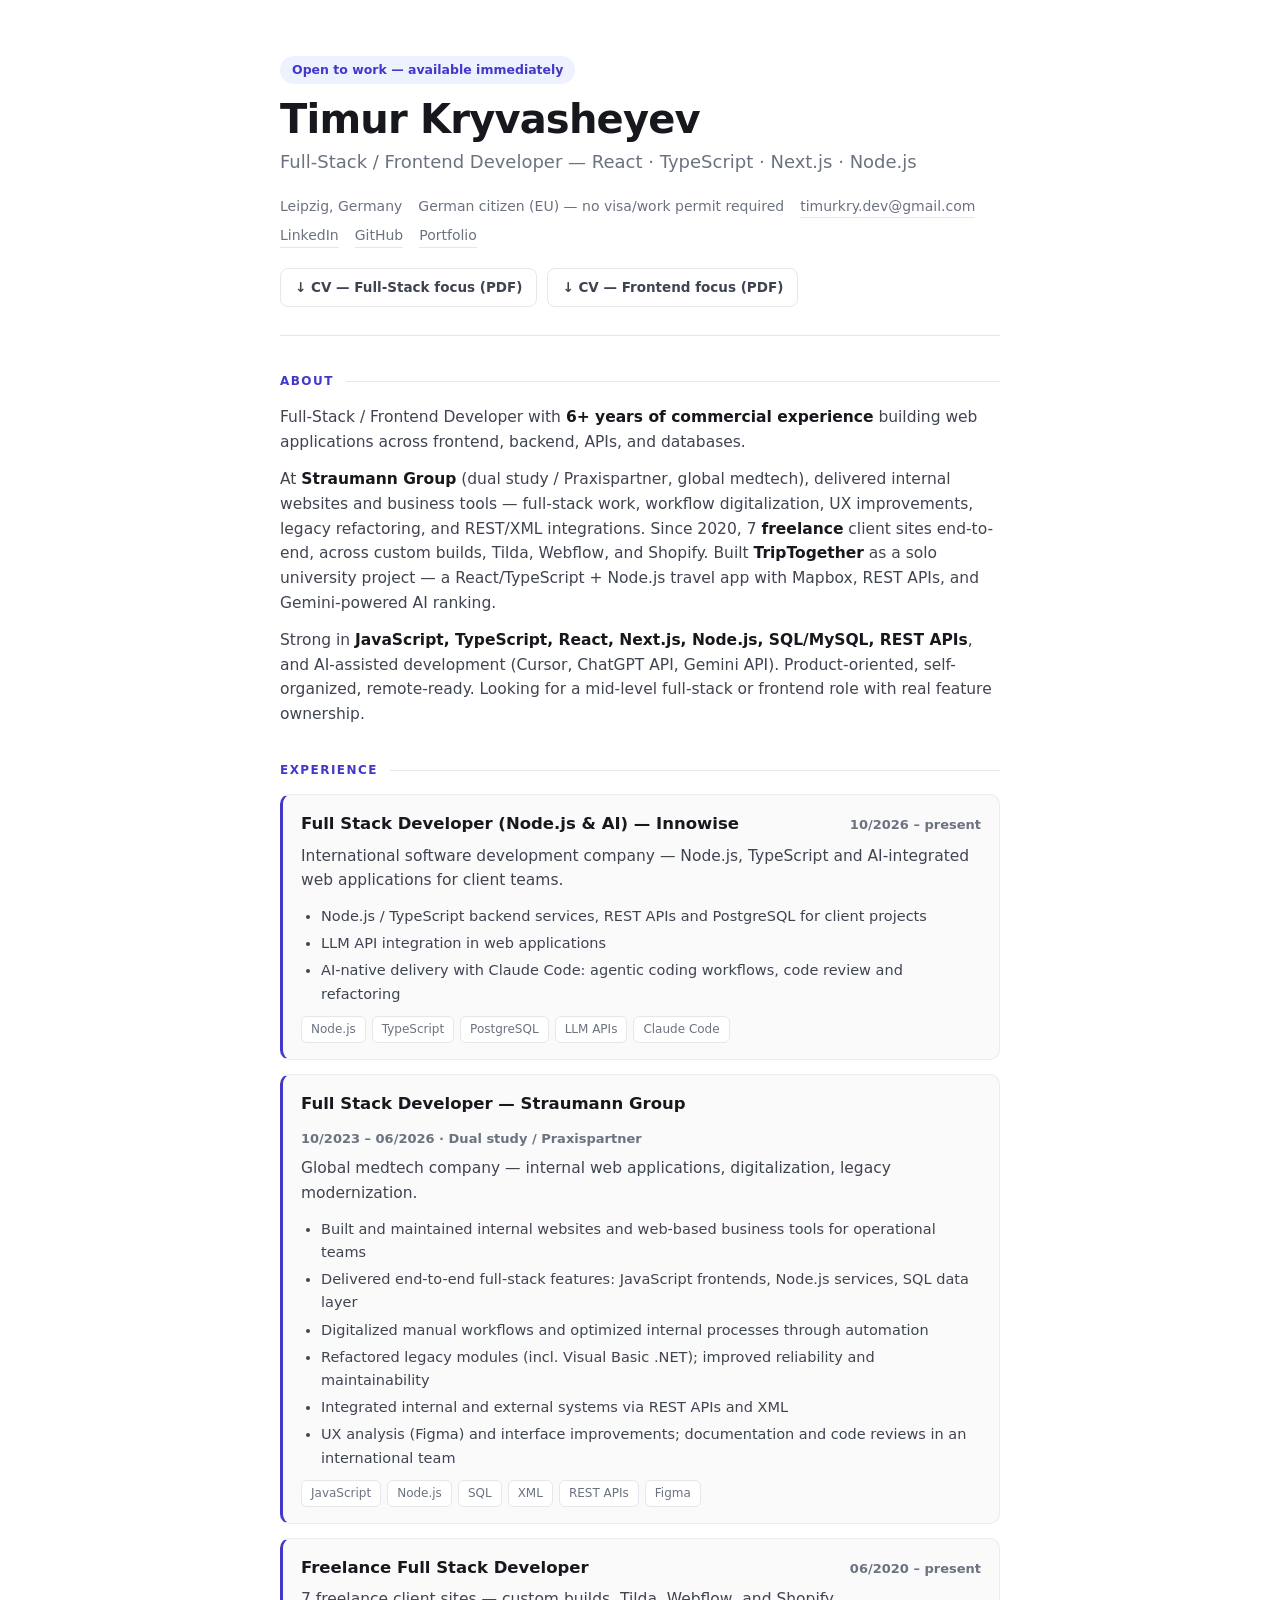
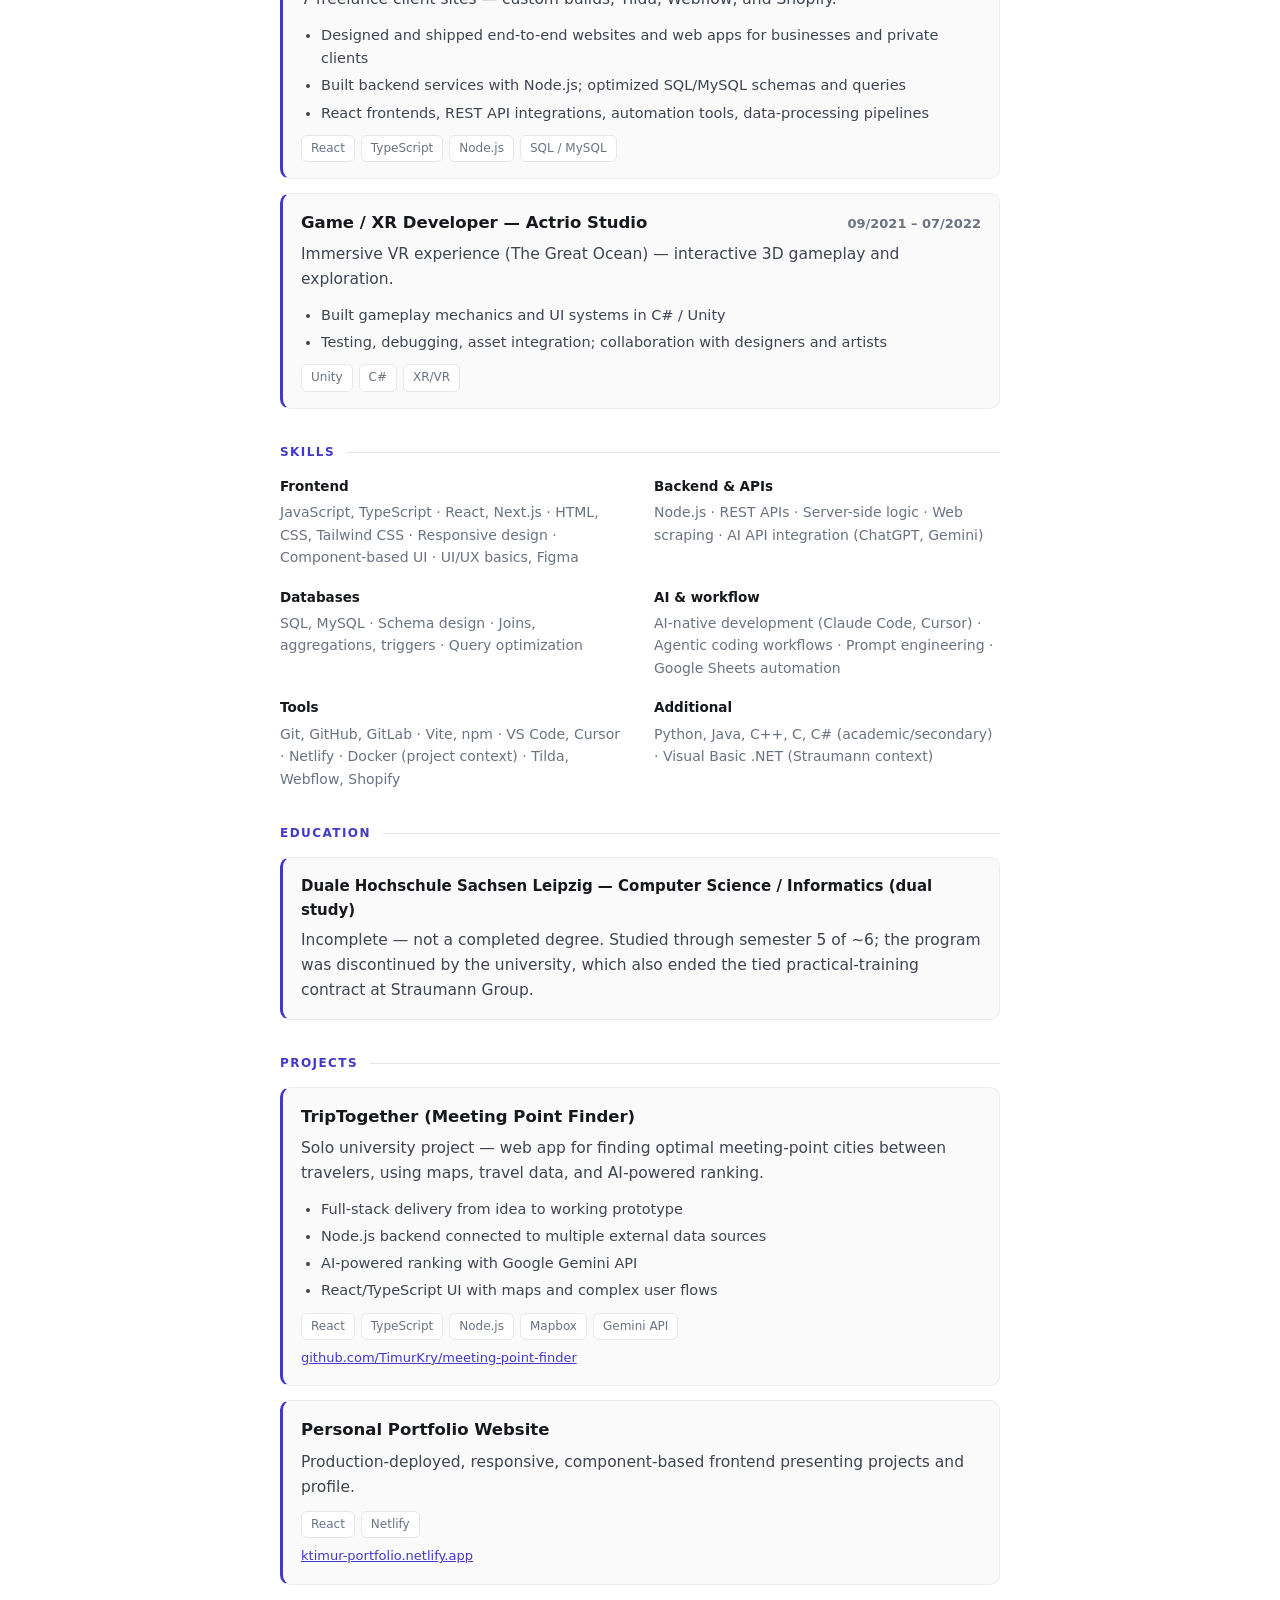
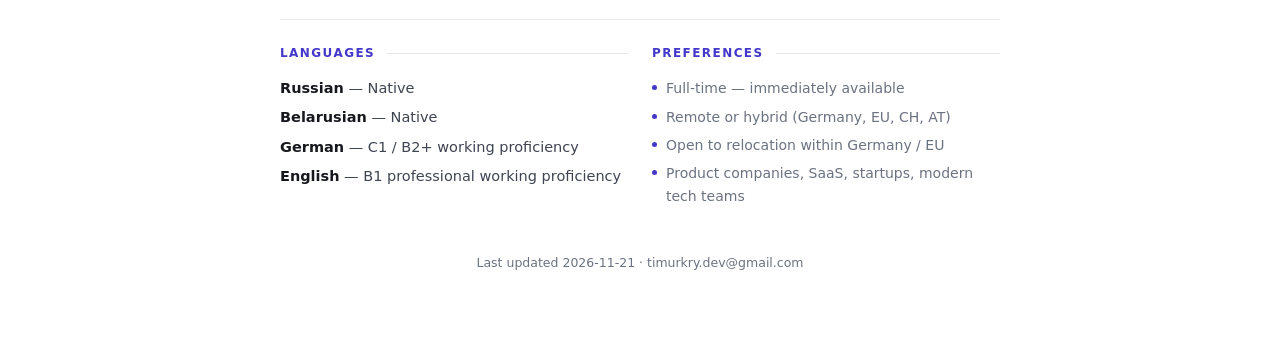
<file: index.html>
<!doctype html>
<html lang="en">
<head>
<meta charset="UTF-8" />
<meta name="viewport" content="width=device-width, initial-scale=1" />
<title>Timur Kryvasheyev — Full-Stack / Frontend Developer</title>
<meta name="description" content="Timur Kryvasheyev — Full-Stack / Frontend Developer (React, TypeScript, Next.js, Node.js). Leipzig, Germany. Open to remote, hybrid, relocation." />
<style>
  :root {
    --ink: #16181d;
    --ink-soft: #3f4451;
    --muted: #6b7280;
    --line: #e5e7eb;
    --accent: #4338ca;
    --accent-soft: #eef2ff;
    --bg: #ffffff;
    --card-bg: #fafafa;
    --card-border: #ececee;
  }
  @media (prefers-color-scheme: dark) {
    :root {
      --ink: #f3f4f6;
      --ink-soft: #d1d5db;
      --muted: #9ca3af;
      --line: #2a2d34;
      --accent: #a5b4fc;
      --accent-soft: #1e1b4b;
      --bg: #101114;
      --card-bg: #17181c;
      --card-border: #23252b;
    }
  }
  :root[data-theme="dark"] {
    --ink: #f3f4f6;
    --ink-soft: #d1d5db;
    --muted: #9ca3af;
    --line: #2a2d34;
    --accent: #a5b4fc;
    --accent-soft: #1e1b4b;
    --bg: #101114;
    --card-bg: #17181c;
    --card-border: #23252b;
  }
  :root[data-theme="light"] {
    --ink: #16181d;
    --ink-soft: #3f4451;
    --muted: #6b7280;
    --line: #e5e7eb;
    --accent: #4338ca;
    --accent-soft: #eef2ff;
    --bg: #ffffff;
    --card-bg: #fafafa;
    --card-border: #ececee;
  }
  * { box-sizing: border-box; }
  html, body { margin: 0; padding: 0; }
  body {
    font-family: -apple-system, BlinkMacSystemFont, 'Segoe UI', Inter, system-ui, sans-serif;
    background: var(--bg);
    color: var(--ink-soft);
    line-height: 1.6;
    font-size: 16px;
  }
  .page {
    max-width: 760px;
    margin: 0 auto;
    padding: 56px 20px 80px;
  }
  header {
    margin-bottom: 36px;
    padding-bottom: 28px;
    border-bottom: 1px solid var(--line);
  }
  .badge {
    display: inline-block;
    padding: 4px 12px;
    background: var(--accent-soft);
    color: var(--accent);
    border-radius: 999px;
    font-size: 12.5px;
    font-weight: 600;
    margin-bottom: 14px;
  }
  h1 {
    margin: 0;
    font-size: 40px;
    font-weight: 700;
    letter-spacing: -0.02em;
    color: var(--ink);
    line-height: 1.05;
  }
  .headline {
    margin: 8px 0 0;
    font-size: 18px;
    font-weight: 500;
    color: var(--muted);
  }
  .contact {
    display: flex;
    flex-wrap: wrap;
    gap: 6px 16px;
    margin-top: 18px;
    font-size: 14px;
    color: var(--muted);
  }
  .contact a { color: var(--muted); text-decoration: none; border-bottom: 1px solid var(--line); }
  .contact a:hover { color: var(--accent); border-color: var(--accent); }
  .downloads {
    display: flex;
    flex-wrap: wrap;
    gap: 10px;
    margin-top: 20px;
  }
  .downloads a {
    display: inline-flex;
    align-items: center;
    gap: 6px;
    padding: 8px 14px;
    border: 1px solid var(--line);
    border-radius: 8px;
    color: var(--ink-soft);
    text-decoration: none;
    font-size: 13.5px;
    font-weight: 600;
  }
  .downloads a:hover { border-color: var(--accent); color: var(--accent); }
  section { margin-bottom: 34px; }
  .section-head {
    display: flex;
    align-items: center;
    gap: 12px;
    margin: 0 0 14px;
  }
  .section-head::after { content: ''; flex: 1; height: 1px; background: var(--line); }
  .section-title {
    margin: 0;
    font-size: 12px;
    font-weight: 700;
    letter-spacing: 0.12em;
    text-transform: uppercase;
    color: var(--accent);
  }
  p { margin: 0 0 12px; font-size: 15.5px; }
  p:last-child { margin-bottom: 0; }
  strong { color: var(--ink); font-weight: 600; }
  .skills-grid {
    display: grid;
    grid-template-columns: 1fr 1fr;
    gap: 18px 28px;
  }
  @media (max-width: 560px) { .skills-grid, .footer-meta { grid-template-columns: 1fr; } }
  .skill-title { margin: 0 0 4px; font-size: 13.5px; font-weight: 700; color: var(--ink); }
  .skill-items { margin: 0; font-size: 14px; color: var(--muted); }
  .card {
    padding: 16px 18px;
    background: var(--card-bg);
    border: 1px solid var(--card-border);
    border-left: 3px solid var(--accent);
    border-radius: 10px;
    margin-bottom: 14px;
  }
  .card:last-child { margin-bottom: 0; }
  .card-top {
    display: flex;
    justify-content: space-between;
    align-items: baseline;
    gap: 12px;
    flex-wrap: wrap;
    margin-bottom: 6px;
  }
  .card-title { margin: 0; font-size: 16.5px; font-weight: 700; color: var(--ink); }
  .card-period { font-size: 13px; font-weight: 600; color: var(--muted); white-space: nowrap; }
  .card ul { margin: 8px 0; padding-left: 20px; font-size: 14.5px; }
  .card li { margin-bottom: 4px; }
  .tags { display: flex; flex-wrap: wrap; gap: 6px; margin-top: 10px; }
  .tag {
    font-size: 12px;
    padding: 3px 9px;
    background: var(--bg);
    border: 1px solid var(--line);
    border-radius: 6px;
    color: var(--muted);
  }
  .card a.proj-link { display: inline-block; margin-top: 8px; font-size: 13px; color: var(--accent); word-break: break-all; }
  .footer-meta {
    display: grid;
    grid-template-columns: 1fr 1fr;
    gap: 24px;
    padding-top: 24px;
    border-top: 1px solid var(--line);
  }
  .lang-item { font-size: 14.5px; margin-bottom: 6px; }
  .pref-list { margin: 0; padding: 0; list-style: none; }
  .pref-list li { font-size: 14px; color: var(--muted); padding-left: 14px; position: relative; margin-bottom: 6px; }
  .pref-list li::before { content: ''; position: absolute; left: 0; top: 8px; width: 5px; height: 5px; border-radius: 50%; background: var(--accent); }
  footer { margin-top: 40px; font-size: 12.5px; color: var(--muted); text-align: center; }
</style>
</head>
<body>
<div class="page">

  <header>
    <span class="badge">Open to work — available immediately</span>
    <h1>Timur Kryvasheyev</h1>
    <p class="headline">Full-Stack / Frontend Developer — React · TypeScript · Next.js · Node.js</p>
    <div class="contact">
      <span>Leipzig, Germany</span>
      <span>German citizen (EU) — no visa/work permit required</span>
      <a href="mailto:timurkry.dev@gmail.com">timurkry.dev@gmail.com</a>
      <a href="https://www.linkedin.com/in/timur-kryvasheyev-02940022b/" target="_blank" rel="noopener">LinkedIn</a>
      <a href="https://github.com/TimurKry" target="_blank" rel="noopener">GitHub</a>
      <a href="https://ktimur-portfolio.netlify.app/" target="_blank" rel="noopener">Portfolio</a>
    </div>
    <div class="downloads">
      <a href="cv-fullstack-developer.pdf">↓ CV — Full-Stack focus (PDF)</a>
      <a href="cv-frontend-developer.pdf">↓ CV — Frontend focus (PDF)</a>
    </div>
  </header>

  <section>
    <div class="section-head"><h2 class="section-title">About</h2></div>
    <p>Full-Stack / Frontend Developer with <strong>6+ years of commercial experience</strong> building web applications across frontend, backend, APIs, and databases.</p>
    <p>At <strong>Straumann Group</strong> (dual study / Praxispartner, global medtech), delivered internal websites and business tools — full-stack work, workflow digitalization, UX improvements, legacy refactoring, and REST/XML integrations. Since 2020, 7 <strong>freelance</strong> client sites end-to-end, across custom builds, Tilda, Webflow, and Shopify. Built <strong>TripTogether</strong> as a solo university project — a React/TypeScript + Node.js travel app with Mapbox, REST APIs, and Gemini-powered AI ranking.</p>
    <p>Strong in <strong>JavaScript, TypeScript, React, Next.js, Node.js, SQL/MySQL, REST APIs</strong>, and AI-assisted development (Cursor, ChatGPT API, Gemini API). Product-oriented, self-organized, remote-ready. Looking for a mid-level full-stack or frontend role with real feature ownership.</p>
  </section>

  <section>
    <div class="section-head"><h2 class="section-title">Experience</h2></div>

    <div class="card">
      <div class="card-top">
        <h3 class="card-title">Full Stack Developer (Node.js &amp; AI) — Innowise</h3>
        <span class="card-period">10/2026 – present</span>
      </div>
      <p>International software development company — Node.js, TypeScript and AI-integrated web applications for client teams.</p>
      <ul>
        <li>Node.js / TypeScript backend services, REST APIs and PostgreSQL for client projects</li>
        <li>LLM API integration in web applications</li>
        <li>AI-native delivery with Claude Code: agentic coding workflows, code review and refactoring</li>
      </ul>
      <div class="tags"><span class="tag">Node.js</span><span class="tag">TypeScript</span><span class="tag">PostgreSQL</span><span class="tag">LLM APIs</span><span class="tag">Claude Code</span></div>
    </div>

    <div class="card">
      <div class="card-top">
        <h3 class="card-title">Full Stack Developer — Straumann Group</h3>
        <span class="card-period">10/2023 – 06/2026 · Dual study / Praxispartner</span>
      </div>
      <p>Global medtech company — internal web applications, digitalization, legacy modernization.</p>
      <ul>
        <li>Built and maintained internal websites and web-based business tools for operational teams</li>
        <li>Delivered end-to-end full-stack features: JavaScript frontends, Node.js services, SQL data layer</li>
        <li>Digitalized manual workflows and optimized internal processes through automation</li>
        <li>Refactored legacy modules (incl. Visual Basic .NET); improved reliability and maintainability</li>
        <li>Integrated internal and external systems via REST APIs and XML</li>
        <li>UX analysis (Figma) and interface improvements; documentation and code reviews in an international team</li>
      </ul>
      <div class="tags"><span class="tag">JavaScript</span><span class="tag">Node.js</span><span class="tag">SQL</span><span class="tag">XML</span><span class="tag">REST APIs</span><span class="tag">Figma</span></div>
    </div>

    <div class="card">
      <div class="card-top">
        <h3 class="card-title">Freelance Full Stack Developer</h3>
        <span class="card-period">06/2020 – present</span>
      </div>
      <p>7 freelance client sites — custom builds, Tilda, Webflow, and Shopify.</p>
      <ul>
        <li>Designed and shipped end-to-end websites and web apps for businesses and private clients</li>
        <li>Built backend services with Node.js; optimized SQL/MySQL schemas and queries</li>
        <li>React frontends, REST API integrations, automation tools, data-processing pipelines</li>
      </ul>
      <div class="tags"><span class="tag">React</span><span class="tag">TypeScript</span><span class="tag">Node.js</span><span class="tag">SQL / MySQL</span></div>
    </div>

    <div class="card">
      <div class="card-top">
        <h3 class="card-title">Game / XR Developer — Actrio Studio</h3>
        <span class="card-period">09/2021 – 07/2022</span>
      </div>
      <p>Immersive VR experience (The Great Ocean) — interactive 3D gameplay and exploration.</p>
      <ul>
        <li>Built gameplay mechanics and UI systems in C# / Unity</li>
        <li>Testing, debugging, asset integration; collaboration with designers and artists</li>
      </ul>
      <div class="tags"><span class="tag">Unity</span><span class="tag">C#</span><span class="tag">XR/VR</span></div>
    </div>
  </section>

  <section>
    <div class="section-head"><h2 class="section-title">Skills</h2></div>
    <div class="skills-grid">
      <div>
        <p class="skill-title">Frontend</p>
        <p class="skill-items">JavaScript, TypeScript · React, Next.js · HTML, CSS, Tailwind CSS · Responsive design · Component-based UI · UI/UX basics, Figma</p>
      </div>
      <div>
        <p class="skill-title">Backend & APIs</p>
        <p class="skill-items">Node.js · REST APIs · Server-side logic · Web scraping · AI API integration (ChatGPT, Gemini)</p>
      </div>
      <div>
        <p class="skill-title">Databases</p>
        <p class="skill-items">SQL, MySQL · Schema design · Joins, aggregations, triggers · Query optimization</p>
      </div>
      <div>
        <p class="skill-title">AI & workflow</p>
        <p class="skill-items">AI-native development (Claude Code, Cursor) · Agentic coding workflows · Prompt engineering · Google Sheets automation</p>
      </div>
      <div>
        <p class="skill-title">Tools</p>
        <p class="skill-items">Git, GitHub, GitLab · Vite, npm · VS Code, Cursor · Netlify · Docker (project context) · Tilda, Webflow, Shopify</p>
      </div>
      <div>
        <p class="skill-title">Additional</p>
        <p class="skill-items">Python, Java, C++, C, C# (academic/secondary) · Visual Basic .NET (Straumann context)</p>
      </div>
    </div>
  </section>

  <section>
    <div class="section-head"><h2 class="section-title">Education</h2></div>
    <div class="card">
      <p class="card-title" style="font-size:15px;">Duale Hochschule Sachsen Leipzig — Computer Science / Informatics (dual study)</p>
      <p style="margin-top:6px;">Incomplete — not a completed degree. Studied through semester 5 of ~6; the program was discontinued by the university, which also ended the tied practical-training contract at Straumann Group.</p>
    </div>
  </section>

  <section>
    <div class="section-head"><h2 class="section-title">Projects</h2></div>

    <div class="card">
      <div class="card-top"><h3 class="card-title">TripTogether (Meeting Point Finder)</h3></div>
      <p>Solo university project — web app for finding optimal meeting-point cities between travelers, using maps, travel data, and AI-powered ranking.</p>
      <ul>
        <li>Full-stack delivery from idea to working prototype</li>
        <li>Node.js backend connected to multiple external data sources</li>
        <li>AI-powered ranking with Google Gemini API</li>
        <li>React/TypeScript UI with maps and complex user flows</li>
      </ul>
      <div class="tags"><span class="tag">React</span><span class="tag">TypeScript</span><span class="tag">Node.js</span><span class="tag">Mapbox</span><span class="tag">Gemini API</span></div>
      <a class="proj-link" href="https://github.com/TimurKry/meeting-point-finder" target="_blank" rel="noopener">github.com/TimurKry/meeting-point-finder</a>
    </div>

    <div class="card">
      <div class="card-top"><h3 class="card-title">Personal Portfolio Website</h3></div>
      <p>Production-deployed, responsive, component-based frontend presenting projects and profile.</p>
      <div class="tags"><span class="tag">React</span><span class="tag">Netlify</span></div>
      <a class="proj-link" href="https://ktimur-portfolio.netlify.app/" target="_blank" rel="noopener">ktimur-portfolio.netlify.app</a>
    </div>
  </section>

  <div class="footer-meta">
    <div>
      <div class="section-head"><h2 class="section-title">Languages</h2></div>
      <div class="lang-item"><strong>Russian</strong> — Native</div>
      <div class="lang-item"><strong>Belarusian</strong> — Native</div>
      <div class="lang-item"><strong>German</strong> — C1 / B2+ working proficiency</div>
      <div class="lang-item"><strong>English</strong> — B1 professional working proficiency</div>
    </div>
    <div>
      <div class="section-head"><h2 class="section-title">Preferences</h2></div>
      <ul class="pref-list">
        <li>Full-time — immediately available</li>
        <li>Remote or hybrid (Germany, EU, CH, AT)</li>
        <li>Open to relocation within Germany / EU</li>
        <li>Product companies, SaaS, startups, modern tech teams</li>
      </ul>
    </div>
  </div>

  <footer>Last updated 2026-11-21 · timurkry.dev@gmail.com</footer>
</div>
</body>
</html>
</file>
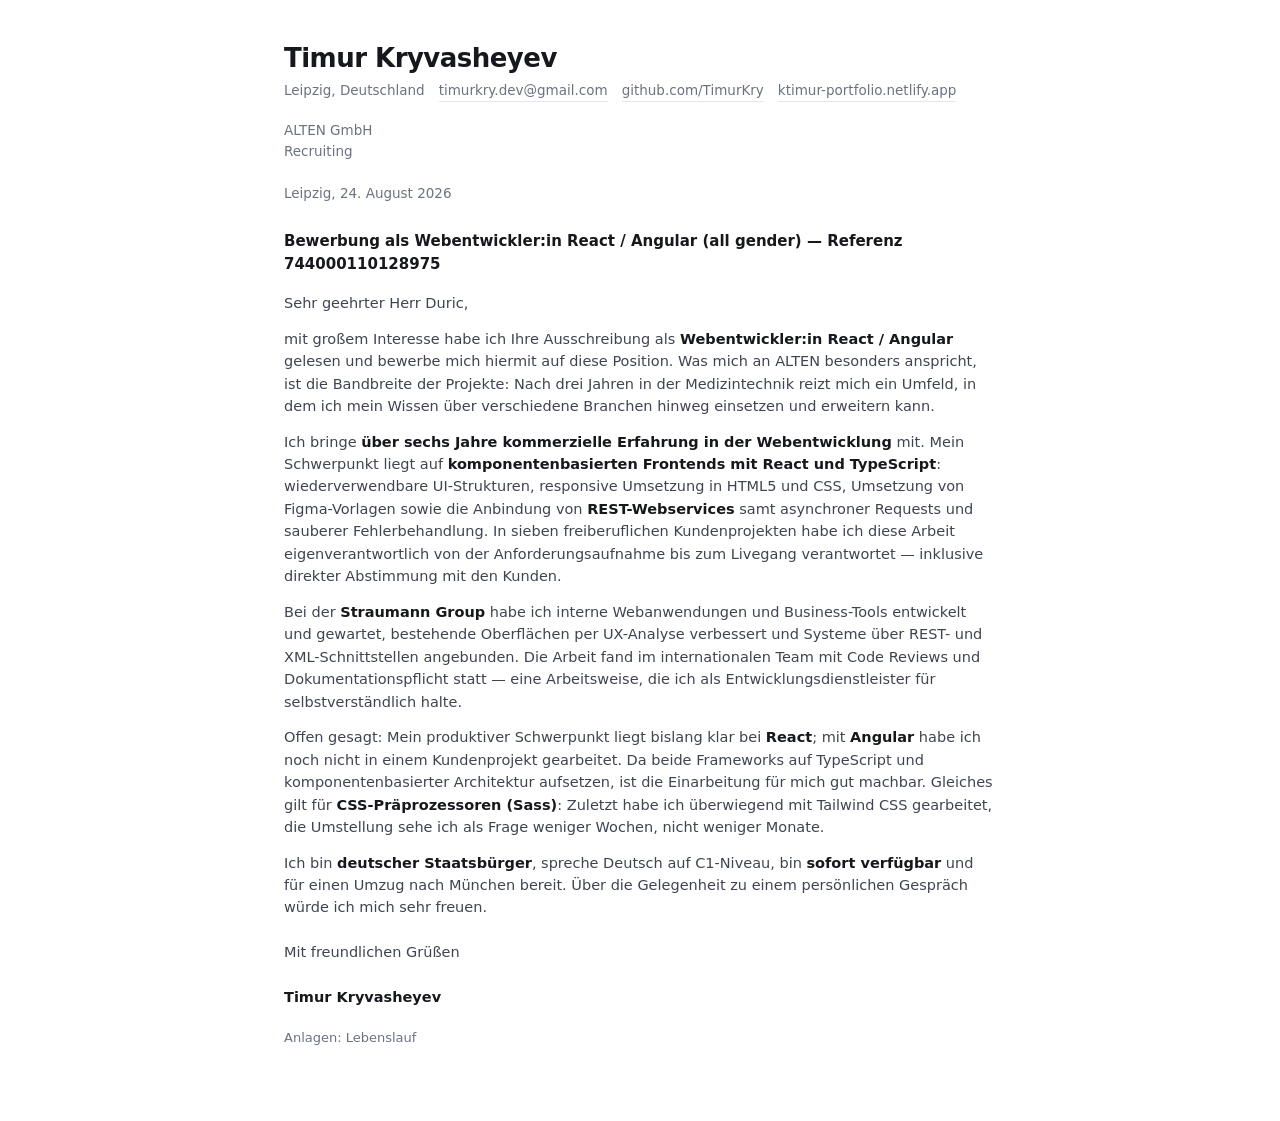
<file: applications/alten/anschreiben-alten-de.html>
<!doctype html>
<html lang="de">
<head>
<meta charset="UTF-8" />
<meta name="viewport" content="width=device-width, initial-scale=1" />
<title>Anschreiben — ALTEN GmbH</title>
<link rel="stylesheet" href="../_style.css" />
</head>
<body>
<div class="page letter">

  <header style="border-bottom:none; padding-bottom:0; margin-bottom:18px;">
    <h1 style="font-size:26px;">Timur Kryvasheyev</h1>
    <div class="contact" style="margin-top:8px;">
      <span>Leipzig, Deutschland</span>
      <a href="mailto:timurkry.dev@gmail.com">timurkry.dev@gmail.com</a>
      <a href="https://github.com/TimurKry">github.com/TimurKry</a>
      <a href="https://ktimur-portfolio.netlify.app/">ktimur-portfolio.netlify.app</a>
    </div>
  </header>

  <p class="meta">
    ALTEN GmbH<br />
    Recruiting<br />
    <br />
    Leipzig, 24. August 2026
  </p>

  <p class="subject">Bewerbung als Webentwickler:in React / Angular (all gender) — Referenz 744000110128975</p>

  <p>Sehr geehrter Herr Duric,</p>

  <p>mit großem Interesse habe ich Ihre Ausschreibung als <strong>Webentwickler:in React / Angular</strong> gelesen und bewerbe mich hiermit auf diese Position. Was mich an ALTEN besonders anspricht, ist die Bandbreite der Projekte: Nach drei Jahren in der Medizintechnik reizt mich ein Umfeld, in dem ich mein Wissen über verschiedene Branchen hinweg einsetzen und erweitern kann.</p>

  <p>Ich bringe <strong>über sechs Jahre kommerzielle Erfahrung in der Webentwicklung</strong> mit. Mein Schwerpunkt liegt auf <strong>komponentenbasierten Frontends mit React und TypeScript</strong>: wiederverwendbare UI-Strukturen, responsive Umsetzung in HTML5 und CSS, Umsetzung von Figma-Vorlagen sowie die Anbindung von <strong>REST-Webservices</strong> samt asynchroner Requests und sauberer Fehlerbehandlung. In sieben freiberuflichen Kundenprojekten habe ich diese Arbeit eigenverantwortlich von der Anforderungsaufnahme bis zum Livegang verantwortet — inklusive direkter Abstimmung mit den Kunden.</p>

  <p>Bei der <strong>Straumann Group</strong> habe ich interne Webanwendungen und Business-Tools entwickelt und gewartet, bestehende Oberflächen per UX-Analyse verbessert und Systeme über REST- und XML-Schnittstellen angebunden. Die Arbeit fand im internationalen Team mit Code Reviews und Dokumentationspflicht statt — eine Arbeitsweise, die ich als Entwicklungsdienstleister für selbstverständlich halte.</p>

  <p>Offen gesagt: Mein produktiver Schwerpunkt liegt bislang klar bei <strong>React</strong>; mit <strong>Angular</strong> habe ich noch nicht in einem Kundenprojekt gearbeitet. Da beide Frameworks auf TypeScript und komponentenbasierter Architektur aufsetzen, ist die Einarbeitung für mich gut machbar. Gleiches gilt für <strong>CSS-Präprozessoren (Sass)</strong>: Zuletzt habe ich überwiegend mit Tailwind CSS gearbeitet, die Umstellung sehe ich als Frage weniger Wochen, nicht weniger Monate.</p>

  <p>Ich bin <strong>deutscher Staatsbürger</strong>, spreche Deutsch auf C1-Niveau, bin <strong>sofort verfügbar</strong> und für einen Umzug nach München bereit. Über die Gelegenheit zu einem persönlichen Gespräch würde ich mich sehr freuen.</p>

  <p style="margin-top:22px;">Mit freundlichen Grüßen<br /><br /><strong>Timur Kryvasheyev</strong></p>

  <p style="margin-top:20px; font-size:13px; color:#6b7280;">Anlagen: Lebenslauf</p>

</div>
</body>
</html>
</file>
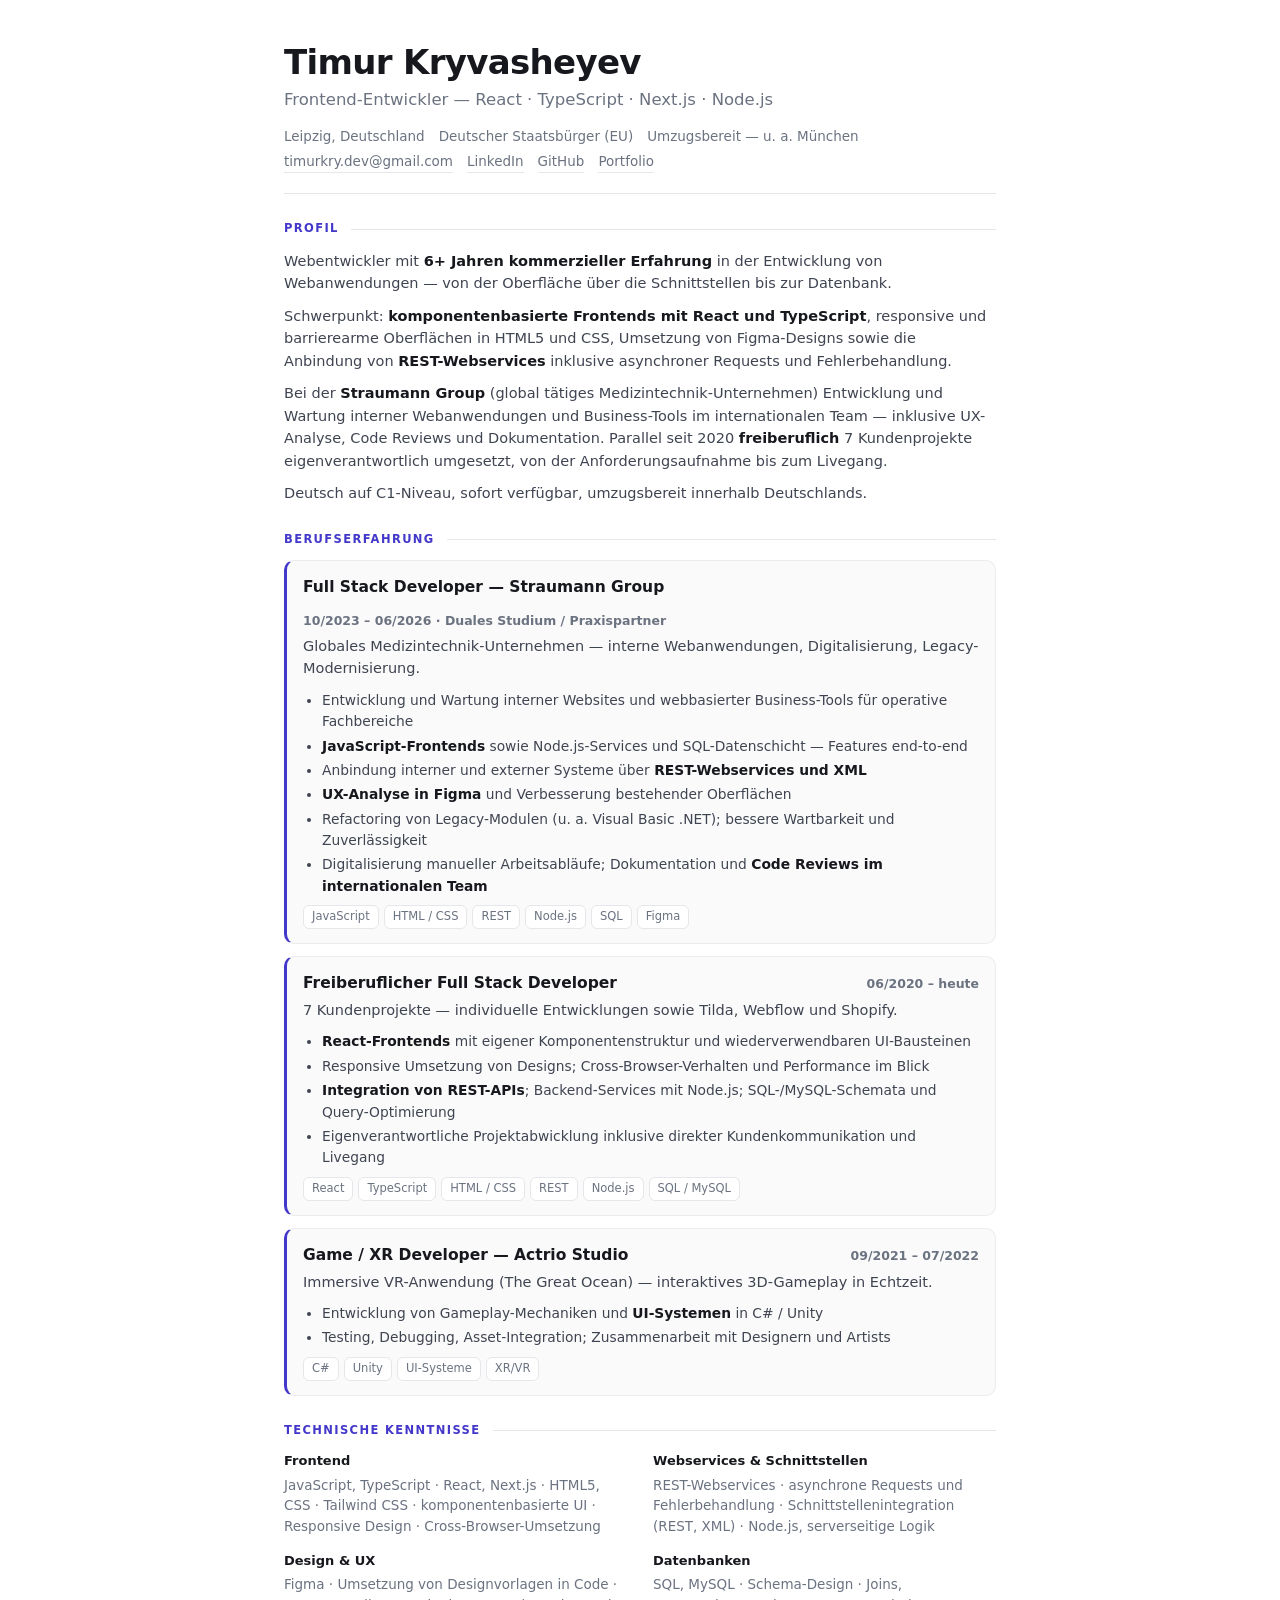
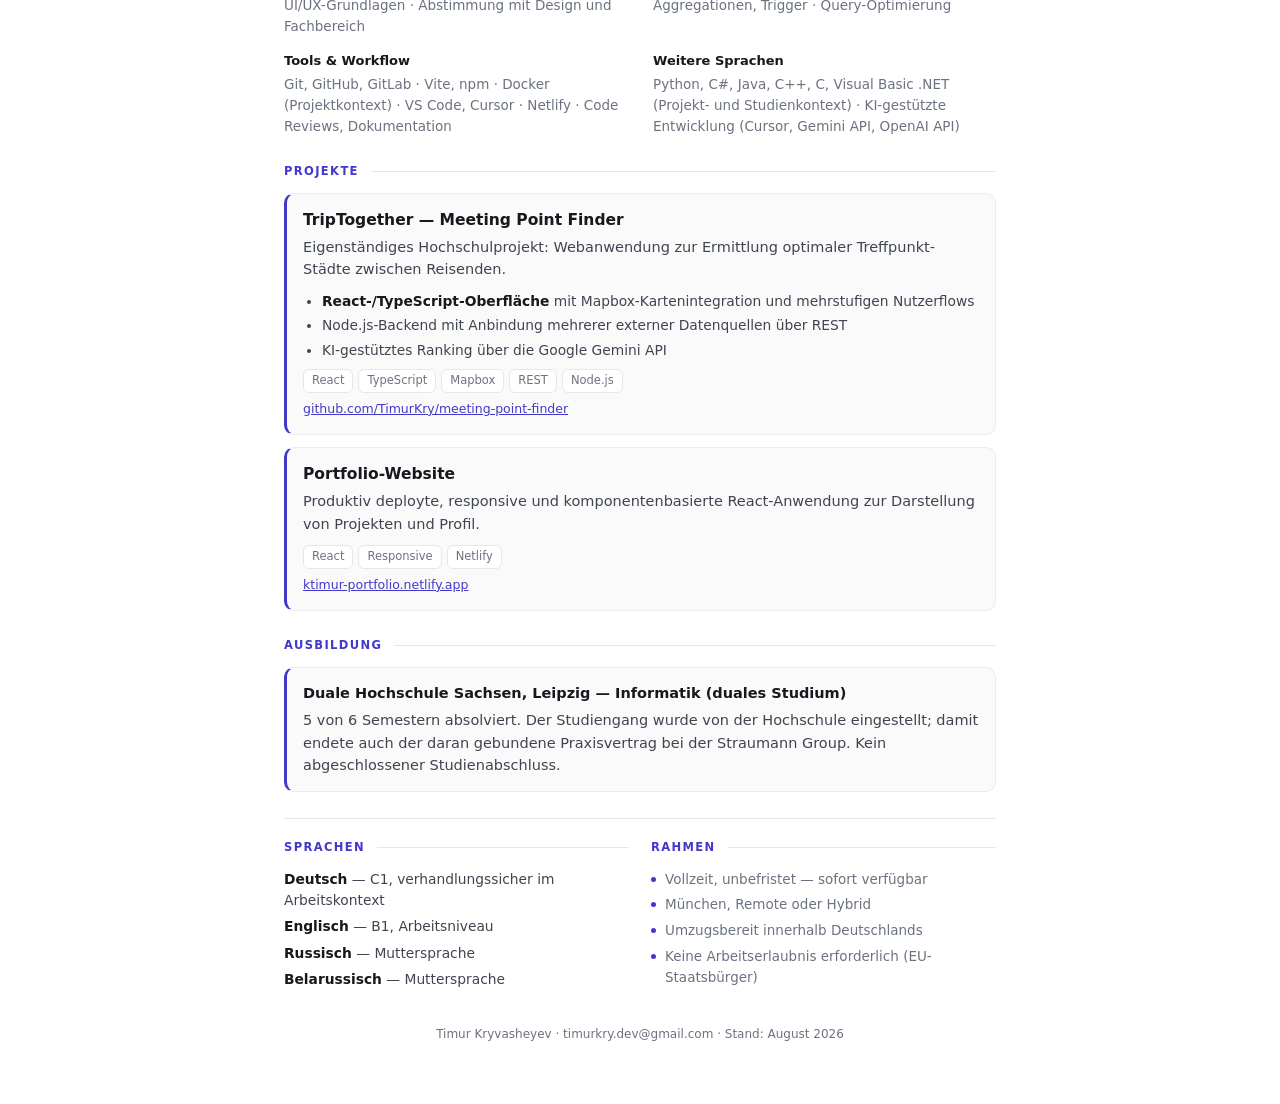
<file: applications/alten/cv-frontend-de.html>
<!doctype html>
<html lang="de">
<head>
<meta charset="UTF-8" />
<meta name="viewport" content="width=device-width, initial-scale=1" />
<title>Timur Kryvasheyev — Frontend-Entwickler (React, TypeScript)</title>
<link rel="stylesheet" href="../_style.css" />
</head>
<body>
<div class="page">

  <header>
    <h1>Timur Kryvasheyev</h1>
    <p class="headline">Frontend-Entwickler — React · TypeScript · Next.js · Node.js</p>
    <div class="contact">
      <span>Leipzig, Deutschland</span>
      <span>Deutscher Staatsbürger (EU)</span>
      <span>Umzugsbereit — u.&nbsp;a. München</span>
      <a href="mailto:timurkry.dev@gmail.com">timurkry.dev@gmail.com</a>
      <a href="https://www.linkedin.com/in/timur-kryvasheyev-02940022b/">LinkedIn</a>
      <a href="https://github.com/TimurKry">GitHub</a>
      <a href="https://ktimur-portfolio.netlify.app/">Portfolio</a>
    </div>
  </header>

  <section>
    <div class="section-head"><h2 class="section-title">Profil</h2></div>
    <p>Webentwickler mit <strong>6+ Jahren kommerzieller Erfahrung</strong> in der Entwicklung von Webanwendungen — von der Oberfläche über die Schnittstellen bis zur Datenbank.</p>
    <p>Schwerpunkt: <strong>komponentenbasierte Frontends mit React und TypeScript</strong>, responsive und barrierearme Oberflächen in HTML5 und CSS, Umsetzung von Figma-Designs sowie die Anbindung von <strong>REST-Webservices</strong> inklusive asynchroner Requests und Fehlerbehandlung.</p>
    <p>Bei der <strong>Straumann Group</strong> (global tätiges Medizintechnik-Unternehmen) Entwicklung und Wartung interner Webanwendungen und Business-Tools im internationalen Team — inklusive UX-Analyse, Code Reviews und Dokumentation. Parallel seit 2020 <strong>freiberuflich</strong> 7 Kundenprojekte eigenverantwortlich umgesetzt, von der Anforderungsaufnahme bis zum Livegang.</p>
    <p>Deutsch auf C1-Niveau, sofort verfügbar, umzugsbereit innerhalb Deutschlands.</p>
  </section>

  <section>
    <div class="section-head"><h2 class="section-title">Berufserfahrung</h2></div>

    <div class="card">
      <div class="card-top">
        <h3 class="card-title">Full Stack Developer — Straumann Group</h3>
        <span class="card-period">10/2023 – 06/2026 · Duales Studium / Praxispartner</span>
      </div>
      <p>Globales Medizintechnik-Unternehmen — interne Webanwendungen, Digitalisierung, Legacy-Modernisierung.</p>
      <ul>
        <li>Entwicklung und Wartung interner Websites und webbasierter Business-Tools für operative Fachbereiche</li>
        <li><strong>JavaScript-Frontends</strong> sowie Node.js-Services und SQL-Datenschicht — Features end-to-end</li>
        <li>Anbindung interner und externer Systeme über <strong>REST-Webservices und XML</strong></li>
        <li><strong>UX-Analyse in Figma</strong> und Verbesserung bestehender Oberflächen</li>
        <li>Refactoring von Legacy-Modulen (u.&nbsp;a. Visual Basic .NET); bessere Wartbarkeit und Zuverlässigkeit</li>
        <li>Digitalisierung manueller Arbeitsabläufe; Dokumentation und <strong>Code Reviews im internationalen Team</strong></li>
      </ul>
      <div class="tags"><span class="tag">JavaScript</span><span class="tag">HTML / CSS</span><span class="tag">REST</span><span class="tag">Node.js</span><span class="tag">SQL</span><span class="tag">Figma</span></div>
    </div>

    <div class="card">
      <div class="card-top">
        <h3 class="card-title">Freiberuflicher Full Stack Developer</h3>
        <span class="card-period">06/2020 – heute</span>
      </div>
      <p>7 Kundenprojekte — individuelle Entwicklungen sowie Tilda, Webflow und Shopify.</p>
      <ul>
        <li><strong>React-Frontends</strong> mit eigener Komponentenstruktur und wiederverwendbaren UI-Bausteinen</li>
        <li>Responsive Umsetzung von Designs; Cross-Browser-Verhalten und Performance im Blick</li>
        <li><strong>Integration von REST-APIs</strong>; Backend-Services mit Node.js; SQL-/MySQL-Schemata und Query-Optimierung</li>
        <li>Eigenverantwortliche Projektabwicklung inklusive direkter Kundenkommunikation und Livegang</li>
      </ul>
      <div class="tags"><span class="tag">React</span><span class="tag">TypeScript</span><span class="tag">HTML / CSS</span><span class="tag">REST</span><span class="tag">Node.js</span><span class="tag">SQL / MySQL</span></div>
    </div>

    <div class="card">
      <div class="card-top">
        <h3 class="card-title">Game / XR Developer — Actrio Studio</h3>
        <span class="card-period">09/2021 – 07/2022</span>
      </div>
      <p>Immersive VR-Anwendung (The Great Ocean) — interaktives 3D-Gameplay in Echtzeit.</p>
      <ul>
        <li>Entwicklung von Gameplay-Mechaniken und <strong>UI-Systemen</strong> in C# / Unity</li>
        <li>Testing, Debugging, Asset-Integration; Zusammenarbeit mit Designern und Artists</li>
      </ul>
      <div class="tags"><span class="tag">C#</span><span class="tag">Unity</span><span class="tag">UI-Systeme</span><span class="tag">XR/VR</span></div>
    </div>
  </section>

  <section>
    <div class="section-head"><h2 class="section-title">Technische Kenntnisse</h2></div>
    <div class="skills-grid">
      <div>
        <p class="skill-title">Frontend</p>
        <p class="skill-items">JavaScript, TypeScript · React, Next.js · HTML5, CSS · Tailwind CSS · komponentenbasierte UI · Responsive Design · Cross-Browser-Umsetzung</p>
      </div>
      <div>
        <p class="skill-title">Webservices &amp; Schnittstellen</p>
        <p class="skill-items">REST-Webservices · asynchrone Requests und Fehlerbehandlung · Schnittstellenintegration (REST, XML) · Node.js, serverseitige Logik</p>
      </div>
      <div>
        <p class="skill-title">Design &amp; UX</p>
        <p class="skill-items">Figma · Umsetzung von Designvorlagen in Code · UI/UX-Grundlagen · Abstimmung mit Design und Fachbereich</p>
      </div>
      <div>
        <p class="skill-title">Datenbanken</p>
        <p class="skill-items">SQL, MySQL · Schema-Design · Joins, Aggregationen, Trigger · Query-Optimierung</p>
      </div>
      <div>
        <p class="skill-title">Tools &amp; Workflow</p>
        <p class="skill-items">Git, GitHub, GitLab · Vite, npm · Docker (Projektkontext) · VS Code, Cursor · Netlify · Code Reviews, Dokumentation</p>
      </div>
      <div>
        <p class="skill-title">Weitere Sprachen</p>
        <p class="skill-items">Python, C#, Java, C++, C, Visual Basic .NET (Projekt- und Studienkontext) · KI-gestützte Entwicklung (Cursor, Gemini API, OpenAI API)</p>
      </div>
    </div>
  </section>

  <section>
    <div class="section-head"><h2 class="section-title">Projekte</h2></div>

    <div class="card">
      <div class="card-top"><h3 class="card-title">TripTogether — Meeting Point Finder</h3></div>
      <p>Eigenständiges Hochschulprojekt: Webanwendung zur Ermittlung optimaler Treffpunkt-Städte zwischen Reisenden.</p>
      <ul>
        <li><strong>React-/TypeScript-Oberfläche</strong> mit Mapbox-Kartenintegration und mehrstufigen Nutzerflows</li>
        <li>Node.js-Backend mit Anbindung mehrerer externer Datenquellen über REST</li>
        <li>KI-gestütztes Ranking über die Google Gemini API</li>
      </ul>
      <div class="tags"><span class="tag">React</span><span class="tag">TypeScript</span><span class="tag">Mapbox</span><span class="tag">REST</span><span class="tag">Node.js</span></div>
      <a class="proj-link" href="https://github.com/TimurKry/meeting-point-finder">github.com/TimurKry/meeting-point-finder</a>
    </div>

    <div class="card">
      <div class="card-top"><h3 class="card-title">Portfolio-Website</h3></div>
      <p>Produktiv deployte, responsive und komponentenbasierte React-Anwendung zur Darstellung von Projekten und Profil.</p>
      <div class="tags"><span class="tag">React</span><span class="tag">Responsive</span><span class="tag">Netlify</span></div>
      <a class="proj-link" href="https://ktimur-portfolio.netlify.app/">ktimur-portfolio.netlify.app</a>
    </div>
  </section>

  <section>
    <div class="section-head"><h2 class="section-title">Ausbildung</h2></div>
    <div class="card">
      <p class="card-title" style="font-size:14.5px;">Duale Hochschule Sachsen, Leipzig — Informatik (duales Studium)</p>
      <p style="margin-top:5px;">5 von 6 Semestern absolviert. Der Studiengang wurde von der Hochschule eingestellt; damit endete auch der daran gebundene Praxisvertrag bei der Straumann Group. Kein abgeschlossener Studienabschluss.</p>
    </div>
  </section>

  <div class="footer-meta">
    <div>
      <div class="section-head"><h2 class="section-title">Sprachen</h2></div>
      <div class="lang-item"><strong>Deutsch</strong> — C1, verhandlungssicher im Arbeitskontext</div>
      <div class="lang-item"><strong>Englisch</strong> — B1, Arbeitsniveau</div>
      <div class="lang-item"><strong>Russisch</strong> — Muttersprache</div>
      <div class="lang-item"><strong>Belarussisch</strong> — Muttersprache</div>
    </div>
    <div>
      <div class="section-head"><h2 class="section-title">Rahmen</h2></div>
      <ul class="pref-list">
        <li>Vollzeit, unbefristet — sofort verfügbar</li>
        <li>München, Remote oder Hybrid</li>
        <li>Umzugsbereit innerhalb Deutschlands</li>
        <li>Keine Arbeitserlaubnis erforderlich (EU-Staatsbürger)</li>
      </ul>
    </div>
  </div>

  <footer>Timur Kryvasheyev · timurkry.dev@gmail.com · Stand: August 2026</footer>
</div>
</body>
</html>
</file>
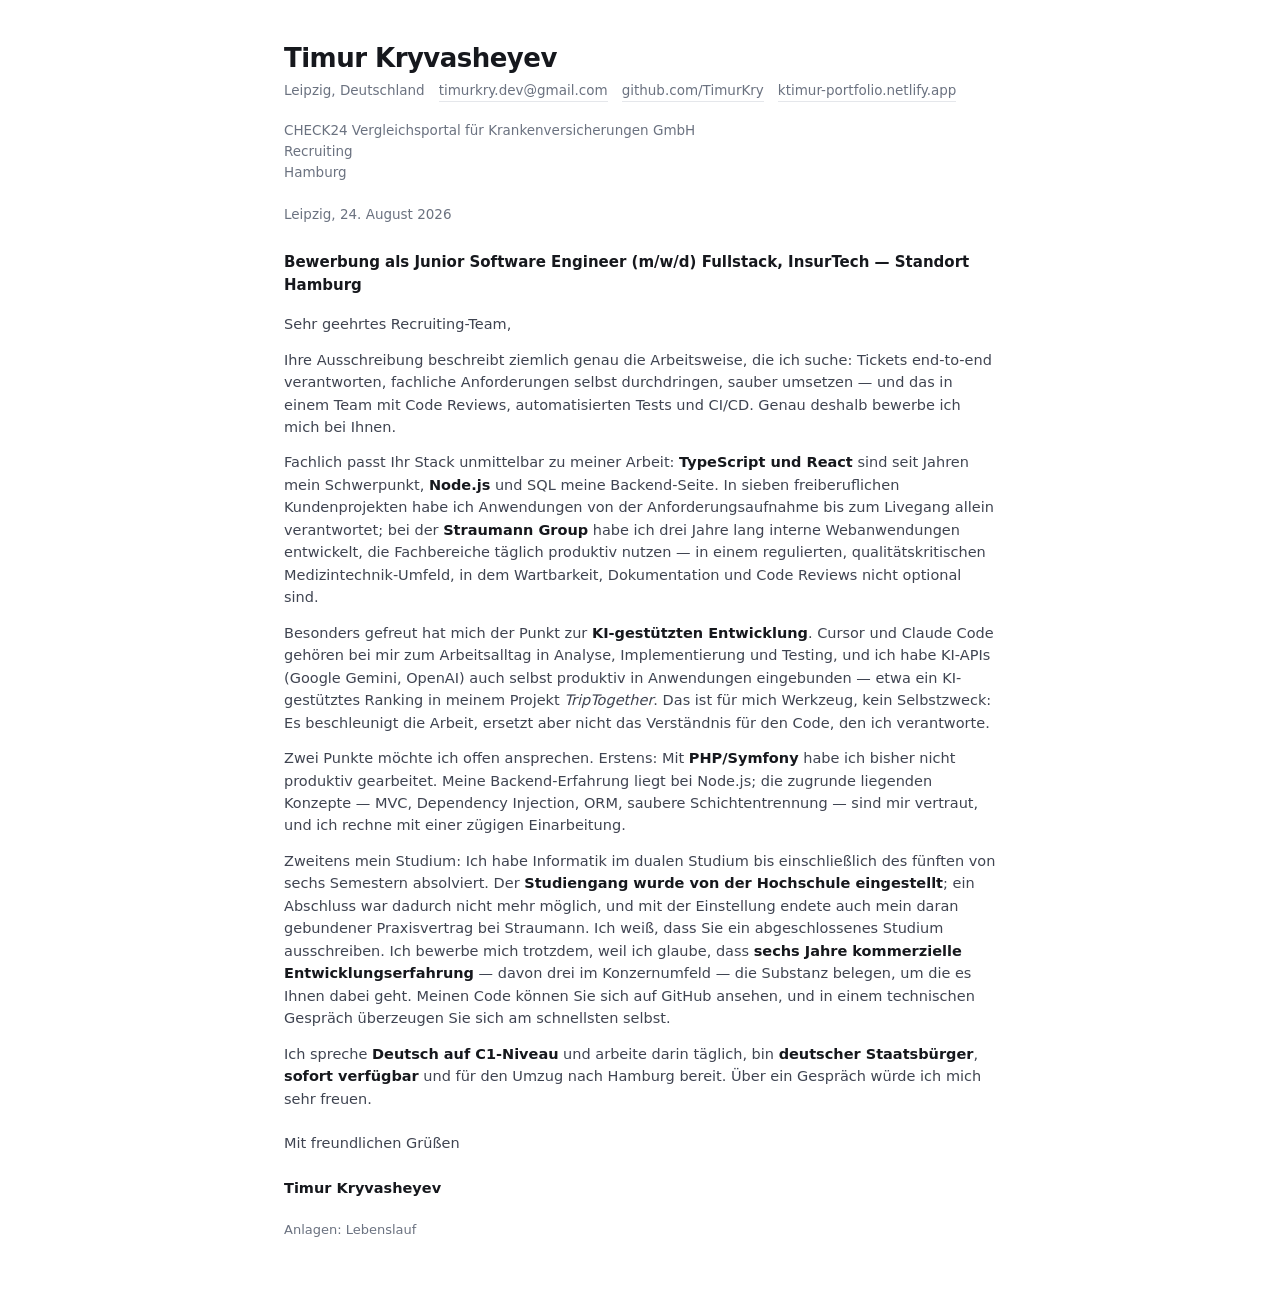
<file: applications/check24/anschreiben-check24-de.html>
<!doctype html>
<html lang="de">
<head>
<meta charset="UTF-8" />
<meta name="viewport" content="width=device-width, initial-scale=1" />
<title>Anschreiben — CHECK24</title>
<link rel="stylesheet" href="../_style.css" />
</head>
<body>
<div class="page letter">

  <header style="border-bottom:none; padding-bottom:0; margin-bottom:18px;">
    <h1 style="font-size:26px;">Timur Kryvasheyev</h1>
    <div class="contact" style="margin-top:8px;">
      <span>Leipzig, Deutschland</span>
      <a href="mailto:timurkry.dev@gmail.com">timurkry.dev@gmail.com</a>
      <a href="https://github.com/TimurKry">github.com/TimurKry</a>
      <a href="https://ktimur-portfolio.netlify.app/">ktimur-portfolio.netlify.app</a>
    </div>
  </header>

  <p class="meta">
    CHECK24 Vergleichsportal für Krankenversicherungen GmbH<br />
    Recruiting<br />
    Hamburg
    <br /><br />
    Leipzig, 24. August 2026
  </p>

  <p class="subject">Bewerbung als Junior Software Engineer (m/w/d) Fullstack, InsurTech — Standort Hamburg</p>

  <p>Sehr geehrtes Recruiting-Team,</p>

  <p>Ihre Ausschreibung beschreibt ziemlich genau die Arbeitsweise, die ich suche: Tickets end-to-end verantworten, fachliche Anforderungen selbst durchdringen, sauber umsetzen — und das in einem Team mit Code Reviews, automatisierten Tests und CI/CD. Genau deshalb bewerbe ich mich bei Ihnen.</p>

  <p>Fachlich passt Ihr Stack unmittelbar zu meiner Arbeit: <strong>TypeScript und React</strong> sind seit Jahren mein Schwerpunkt, <strong>Node.js</strong> und SQL meine Backend-Seite. In sieben freiberuflichen Kundenprojekten habe ich Anwendungen von der Anforderungsaufnahme bis zum Livegang allein verantwortet; bei der <strong>Straumann Group</strong> habe ich drei Jahre lang interne Webanwendungen entwickelt, die Fachbereiche täglich produktiv nutzen — in einem regulierten, qualitätskritischen Medizintechnik-Umfeld, in dem Wartbarkeit, Dokumentation und Code Reviews nicht optional sind.</p>

  <p>Besonders gefreut hat mich der Punkt zur <strong>KI-gestützten Entwicklung</strong>. Cursor und Claude Code gehören bei mir zum Arbeitsalltag in Analyse, Implementierung und Testing, und ich habe KI-APIs (Google Gemini, OpenAI) auch selbst produktiv in Anwendungen eingebunden — etwa ein KI-gestütztes Ranking in meinem Projekt <em>TripTogether</em>. Das ist für mich Werkzeug, kein Selbstzweck: Es beschleunigt die Arbeit, ersetzt aber nicht das Verständnis für den Code, den ich verantworte.</p>

  <p>Zwei Punkte möchte ich offen ansprechen. Erstens: Mit <strong>PHP/Symfony</strong> habe ich bisher nicht produktiv gearbeitet. Meine Backend-Erfahrung liegt bei Node.js; die zugrunde liegenden Konzepte — MVC, Dependency Injection, ORM, saubere Schichtentrennung — sind mir vertraut, und ich rechne mit einer zügigen Einarbeitung.</p>

  <p>Zweitens mein Studium: Ich habe Informatik im dualen Studium bis einschließlich des fünften von sechs Semestern absolviert. Der <strong>Studiengang wurde von der Hochschule eingestellt</strong>; ein Abschluss war dadurch nicht mehr möglich, und mit der Einstellung endete auch mein daran gebundener Praxisvertrag bei Straumann. Ich weiß, dass Sie ein abgeschlossenes Studium ausschreiben. Ich bewerbe mich trotzdem, weil ich glaube, dass <strong>sechs Jahre kommerzielle Entwicklungserfahrung</strong> — davon drei im Konzernumfeld — die Substanz belegen, um die es Ihnen dabei geht. Meinen Code können Sie sich auf GitHub ansehen, und in einem technischen Gespräch überzeugen Sie sich am schnellsten selbst.</p>

  <p>Ich spreche <strong>Deutsch auf C1-Niveau</strong> und arbeite darin täglich, bin <strong>deutscher Staatsbürger</strong>, <strong>sofort verfügbar</strong> und für den Umzug nach Hamburg bereit. Über ein Gespräch würde ich mich sehr freuen.</p>

  <p style="margin-top:22px;">Mit freundlichen Grüßen<br /><br /><strong>Timur Kryvasheyev</strong></p>

  <p style="margin-top:20px; font-size:13px; color:#6b7280;">Anlagen: Lebenslauf</p>

</div>
</body>
</html>
</file>
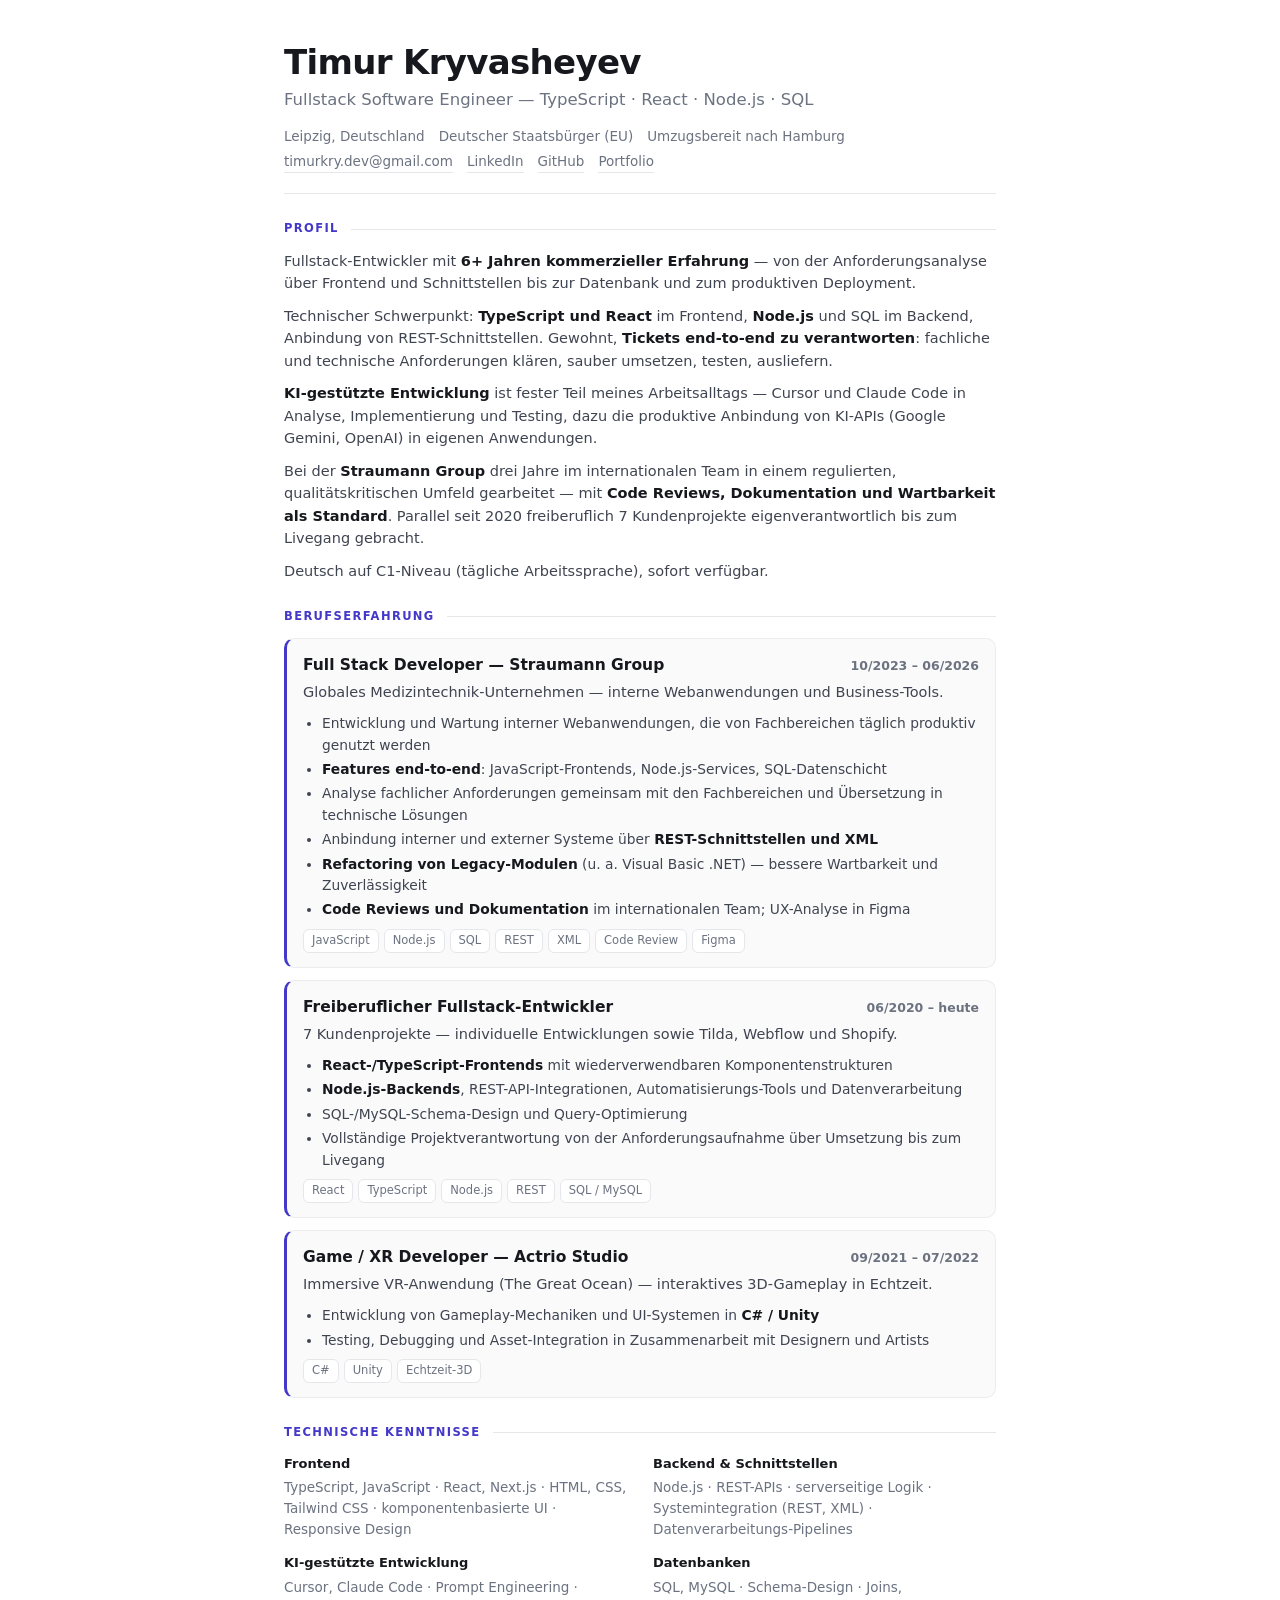
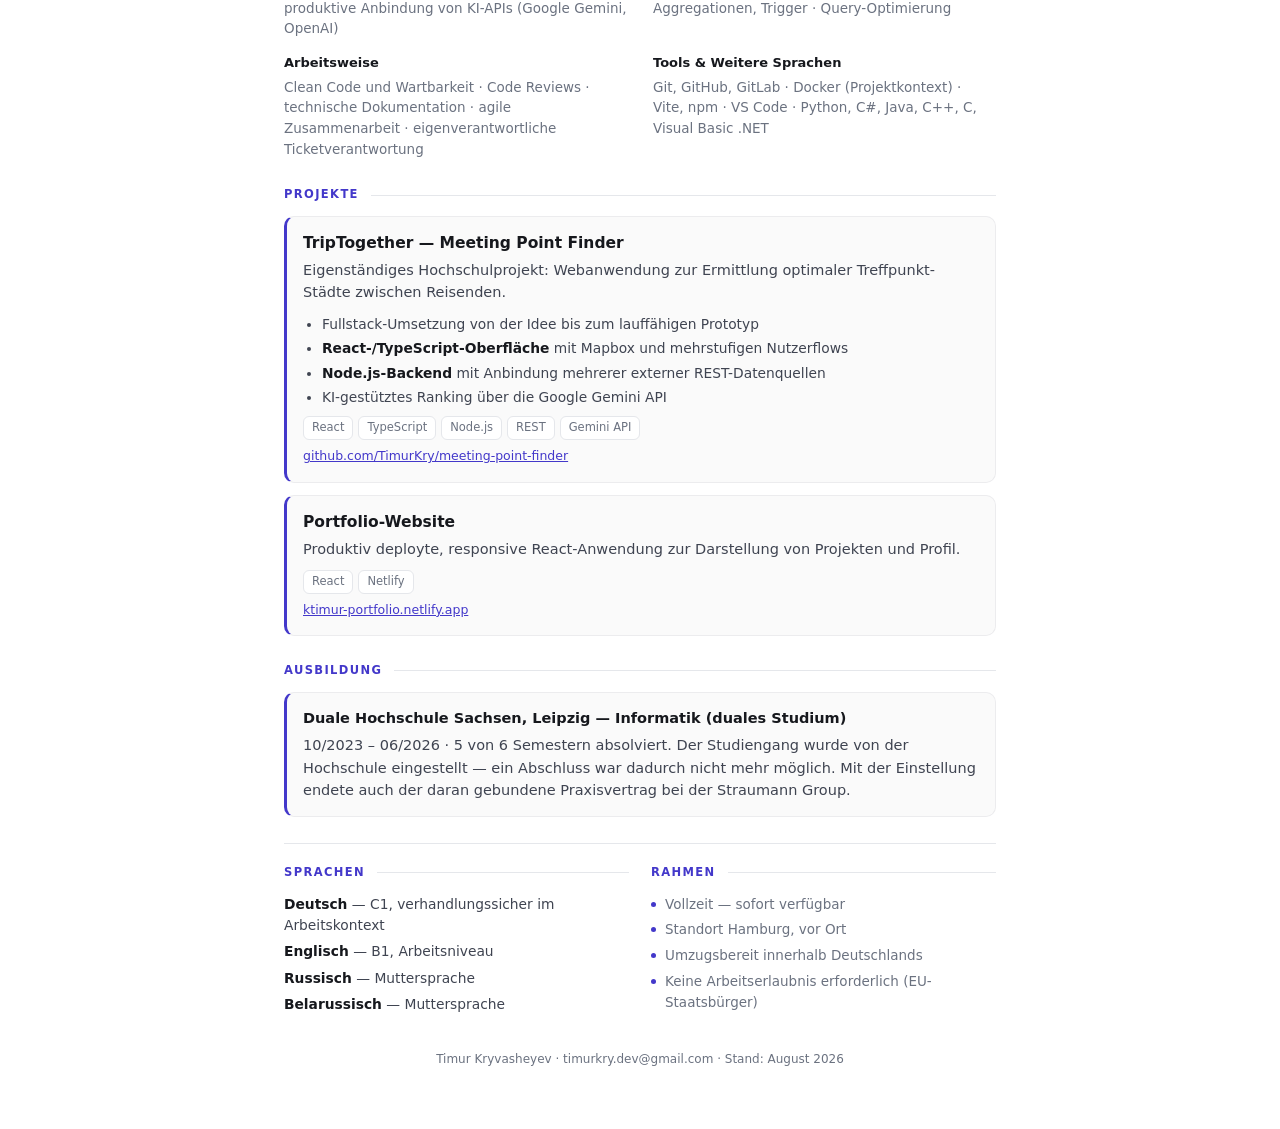
<file: applications/check24/cv-fullstack-de.html>
<!doctype html>
<html lang="de">
<head>
<meta charset="UTF-8" />
<meta name="viewport" content="width=device-width, initial-scale=1" />
<title>Timur Kryvasheyev — Fullstack Software Engineer (TypeScript, React, Node.js)</title>
<link rel="stylesheet" href="../_style.css" />
</head>
<body>
<div class="page">

  <header>
    <h1>Timur Kryvasheyev</h1>
    <p class="headline">Fullstack Software Engineer — TypeScript · React · Node.js · SQL</p>
    <div class="contact">
      <span>Leipzig, Deutschland</span>
      <span>Deutscher Staatsbürger (EU)</span>
      <span>Umzugsbereit nach Hamburg</span>
      <a href="mailto:timurkry.dev@gmail.com">timurkry.dev@gmail.com</a>
      <a href="https://www.linkedin.com/in/timur-kryvasheyev-02940022b/">LinkedIn</a>
      <a href="https://github.com/TimurKry">GitHub</a>
      <a href="https://ktimur-portfolio.netlify.app/">Portfolio</a>
    </div>
  </header>

  <section>
    <div class="section-head"><h2 class="section-title">Profil</h2></div>
    <p>Fullstack-Entwickler mit <strong>6+ Jahren kommerzieller Erfahrung</strong> — von der Anforderungsanalyse über Frontend und Schnittstellen bis zur Datenbank und zum produktiven Deployment.</p>
    <p>Technischer Schwerpunkt: <strong>TypeScript und React</strong> im Frontend, <strong>Node.js</strong> und SQL im Backend, Anbindung von REST-Schnittstellen. Gewohnt, <strong>Tickets end-to-end zu verantworten</strong>: fachliche und technische Anforderungen klären, sauber umsetzen, testen, ausliefern.</p>
    <p><strong>KI-gestützte Entwicklung</strong> ist fester Teil meines Arbeitsalltags — Cursor und Claude Code in Analyse, Implementierung und Testing, dazu die produktive Anbindung von KI-APIs (Google Gemini, OpenAI) in eigenen Anwendungen.</p>
    <p>Bei der <strong>Straumann Group</strong> drei Jahre im internationalen Team in einem regulierten, qualitätskritischen Umfeld gearbeitet — mit <strong>Code Reviews, Dokumentation und Wartbarkeit als Standard</strong>. Parallel seit 2020 freiberuflich 7 Kundenprojekte eigenverantwortlich bis zum Livegang gebracht.</p>
    <p>Deutsch auf C1-Niveau (tägliche Arbeitssprache), sofort verfügbar.</p>
  </section>

  <section>
    <div class="section-head"><h2 class="section-title">Berufserfahrung</h2></div>

    <div class="card">
      <div class="card-top">
        <h3 class="card-title">Full Stack Developer — Straumann Group</h3>
        <span class="card-period">10/2023 – 06/2026</span>
      </div>
      <p>Globales Medizintechnik-Unternehmen — interne Webanwendungen und Business-Tools.</p>
      <ul>
        <li>Entwicklung und Wartung interner Webanwendungen, die von Fachbereichen täglich produktiv genutzt werden</li>
        <li><strong>Features end-to-end</strong>: JavaScript-Frontends, Node.js-Services, SQL-Datenschicht</li>
        <li>Analyse fachlicher Anforderungen gemeinsam mit den Fachbereichen und Übersetzung in technische Lösungen</li>
        <li>Anbindung interner und externer Systeme über <strong>REST-Schnittstellen und XML</strong></li>
        <li><strong>Refactoring von Legacy-Modulen</strong> (u.&nbsp;a. Visual Basic .NET) — bessere Wartbarkeit und Zuverlässigkeit</li>
        <li><strong>Code Reviews und Dokumentation</strong> im internationalen Team; UX-Analyse in Figma</li>
      </ul>
      <div class="tags"><span class="tag">JavaScript</span><span class="tag">Node.js</span><span class="tag">SQL</span><span class="tag">REST</span><span class="tag">XML</span><span class="tag">Code Review</span><span class="tag">Figma</span></div>
    </div>

    <div class="card">
      <div class="card-top">
        <h3 class="card-title">Freiberuflicher Fullstack-Entwickler</h3>
        <span class="card-period">06/2020 – heute</span>
      </div>
      <p>7 Kundenprojekte — individuelle Entwicklungen sowie Tilda, Webflow und Shopify.</p>
      <ul>
        <li><strong>React-/TypeScript-Frontends</strong> mit wiederverwendbaren Komponentenstrukturen</li>
        <li><strong>Node.js-Backends</strong>, REST-API-Integrationen, Automatisierungs-Tools und Datenverarbeitung</li>
        <li>SQL-/MySQL-Schema-Design und Query-Optimierung</li>
        <li>Vollständige Projektverantwortung von der Anforderungsaufnahme über Umsetzung bis zum Livegang</li>
      </ul>
      <div class="tags"><span class="tag">React</span><span class="tag">TypeScript</span><span class="tag">Node.js</span><span class="tag">REST</span><span class="tag">SQL / MySQL</span></div>
    </div>

    <div class="card">
      <div class="card-top">
        <h3 class="card-title">Game / XR Developer — Actrio Studio</h3>
        <span class="card-period">09/2021 – 07/2022</span>
      </div>
      <p>Immersive VR-Anwendung (The Great Ocean) — interaktives 3D-Gameplay in Echtzeit.</p>
      <ul>
        <li>Entwicklung von Gameplay-Mechaniken und UI-Systemen in <strong>C# / Unity</strong></li>
        <li>Testing, Debugging und Asset-Integration in Zusammenarbeit mit Designern und Artists</li>
      </ul>
      <div class="tags"><span class="tag">C#</span><span class="tag">Unity</span><span class="tag">Echtzeit-3D</span></div>
    </div>
  </section>

  <section>
    <div class="section-head"><h2 class="section-title">Technische Kenntnisse</h2></div>
    <div class="skills-grid">
      <div>
        <p class="skill-title">Frontend</p>
        <p class="skill-items">TypeScript, JavaScript · React, Next.js · HTML, CSS, Tailwind CSS · komponentenbasierte UI · Responsive Design</p>
      </div>
      <div>
        <p class="skill-title">Backend &amp; Schnittstellen</p>
        <p class="skill-items">Node.js · REST-APIs · serverseitige Logik · Systemintegration (REST, XML) · Datenverarbeitungs-Pipelines</p>
      </div>
      <div>
        <p class="skill-title">KI-gestützte Entwicklung</p>
        <p class="skill-items">Cursor, Claude Code · Prompt Engineering · produktive Anbindung von KI-APIs (Google Gemini, OpenAI)</p>
      </div>
      <div>
        <p class="skill-title">Datenbanken</p>
        <p class="skill-items">SQL, MySQL · Schema-Design · Joins, Aggregationen, Trigger · Query-Optimierung</p>
      </div>
      <div>
        <p class="skill-title">Arbeitsweise</p>
        <p class="skill-items">Clean Code und Wartbarkeit · Code Reviews · technische Dokumentation · agile Zusammenarbeit · eigenverantwortliche Ticketverantwortung</p>
      </div>
      <div>
        <p class="skill-title">Tools &amp; Weitere Sprachen</p>
        <p class="skill-items">Git, GitHub, GitLab · Docker (Projektkontext) · Vite, npm · VS Code · Python, C#, Java, C++, C, Visual Basic .NET</p>
      </div>
    </div>
  </section>

  <section>
    <div class="section-head"><h2 class="section-title">Projekte</h2></div>

    <div class="card">
      <div class="card-top"><h3 class="card-title">TripTogether — Meeting Point Finder</h3></div>
      <p>Eigenständiges Hochschulprojekt: Webanwendung zur Ermittlung optimaler Treffpunkt-Städte zwischen Reisenden.</p>
      <ul>
        <li>Fullstack-Umsetzung von der Idee bis zum lauffähigen Prototyp</li>
        <li><strong>React-/TypeScript-Oberfläche</strong> mit Mapbox und mehrstufigen Nutzerflows</li>
        <li><strong>Node.js-Backend</strong> mit Anbindung mehrerer externer REST-Datenquellen</li>
        <li>KI-gestütztes Ranking über die Google Gemini API</li>
      </ul>
      <div class="tags"><span class="tag">React</span><span class="tag">TypeScript</span><span class="tag">Node.js</span><span class="tag">REST</span><span class="tag">Gemini API</span></div>
      <a class="proj-link" href="https://github.com/TimurKry/meeting-point-finder">github.com/TimurKry/meeting-point-finder</a>
    </div>

    <div class="card">
      <div class="card-top"><h3 class="card-title">Portfolio-Website</h3></div>
      <p>Produktiv deployte, responsive React-Anwendung zur Darstellung von Projekten und Profil.</p>
      <div class="tags"><span class="tag">React</span><span class="tag">Netlify</span></div>
      <a class="proj-link" href="https://ktimur-portfolio.netlify.app/">ktimur-portfolio.netlify.app</a>
    </div>
  </section>

  <section>
    <div class="section-head"><h2 class="section-title">Ausbildung</h2></div>
    <div class="card">
      <p class="card-title" style="font-size:14.5px;">Duale Hochschule Sachsen, Leipzig — Informatik (duales Studium)</p>
      <p style="margin-top:5px;">10/2023 – 06/2026 · 5 von 6 Semestern absolviert. Der Studiengang wurde von der Hochschule eingestellt — ein Abschluss war dadurch nicht mehr möglich. Mit der Einstellung endete auch der daran gebundene Praxisvertrag bei der Straumann Group.</p>
    </div>
  </section>

  <div class="footer-meta">
    <div>
      <div class="section-head"><h2 class="section-title">Sprachen</h2></div>
      <div class="lang-item"><strong>Deutsch</strong> — C1, verhandlungssicher im Arbeitskontext</div>
      <div class="lang-item"><strong>Englisch</strong> — B1, Arbeitsniveau</div>
      <div class="lang-item"><strong>Russisch</strong> — Muttersprache</div>
      <div class="lang-item"><strong>Belarussisch</strong> — Muttersprache</div>
    </div>
    <div>
      <div class="section-head"><h2 class="section-title">Rahmen</h2></div>
      <ul class="pref-list">
        <li>Vollzeit — sofort verfügbar</li>
        <li>Standort Hamburg, vor Ort</li>
        <li>Umzugsbereit innerhalb Deutschlands</li>
        <li>Keine Arbeitserlaubnis erforderlich (EU-Staatsbürger)</li>
      </ul>
    </div>
  </div>

  <footer>Timur Kryvasheyev · timurkry.dev@gmail.com · Stand: August 2026</footer>
</div>
</body>
</html>
</file>
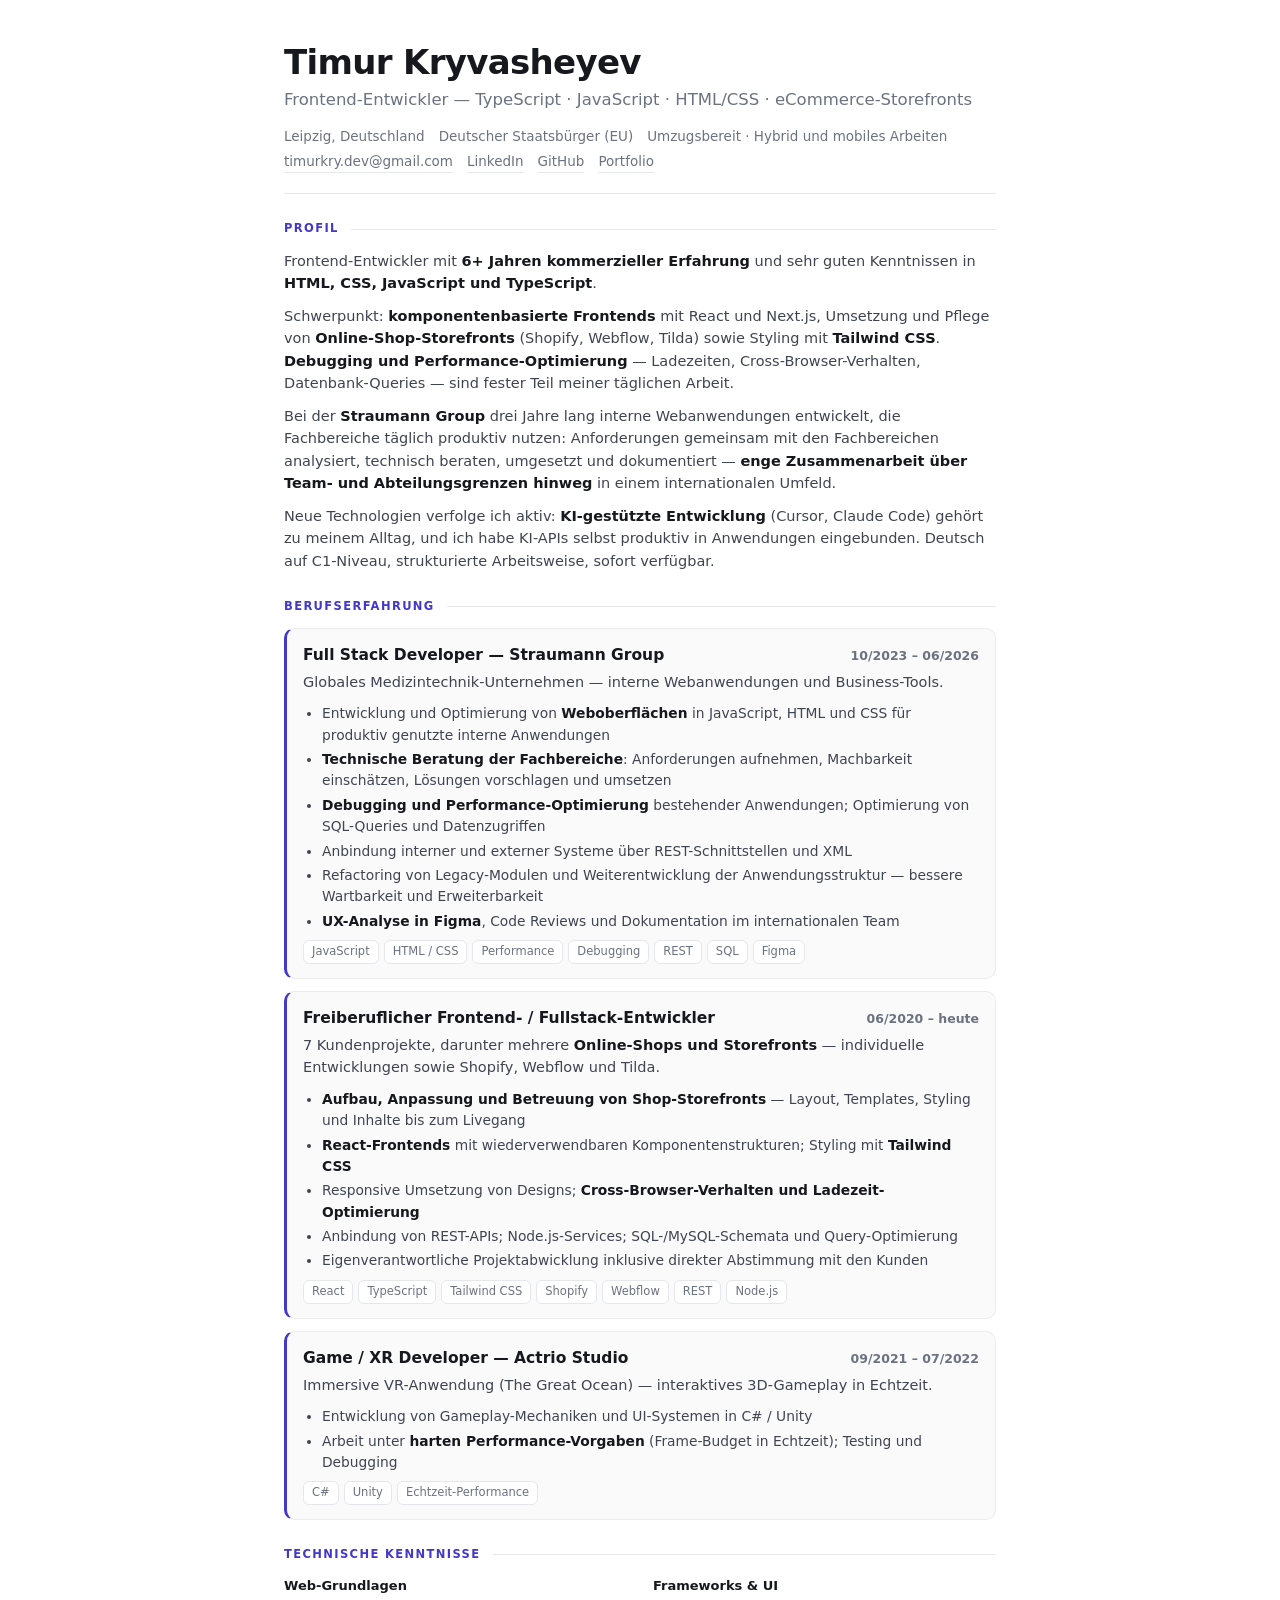
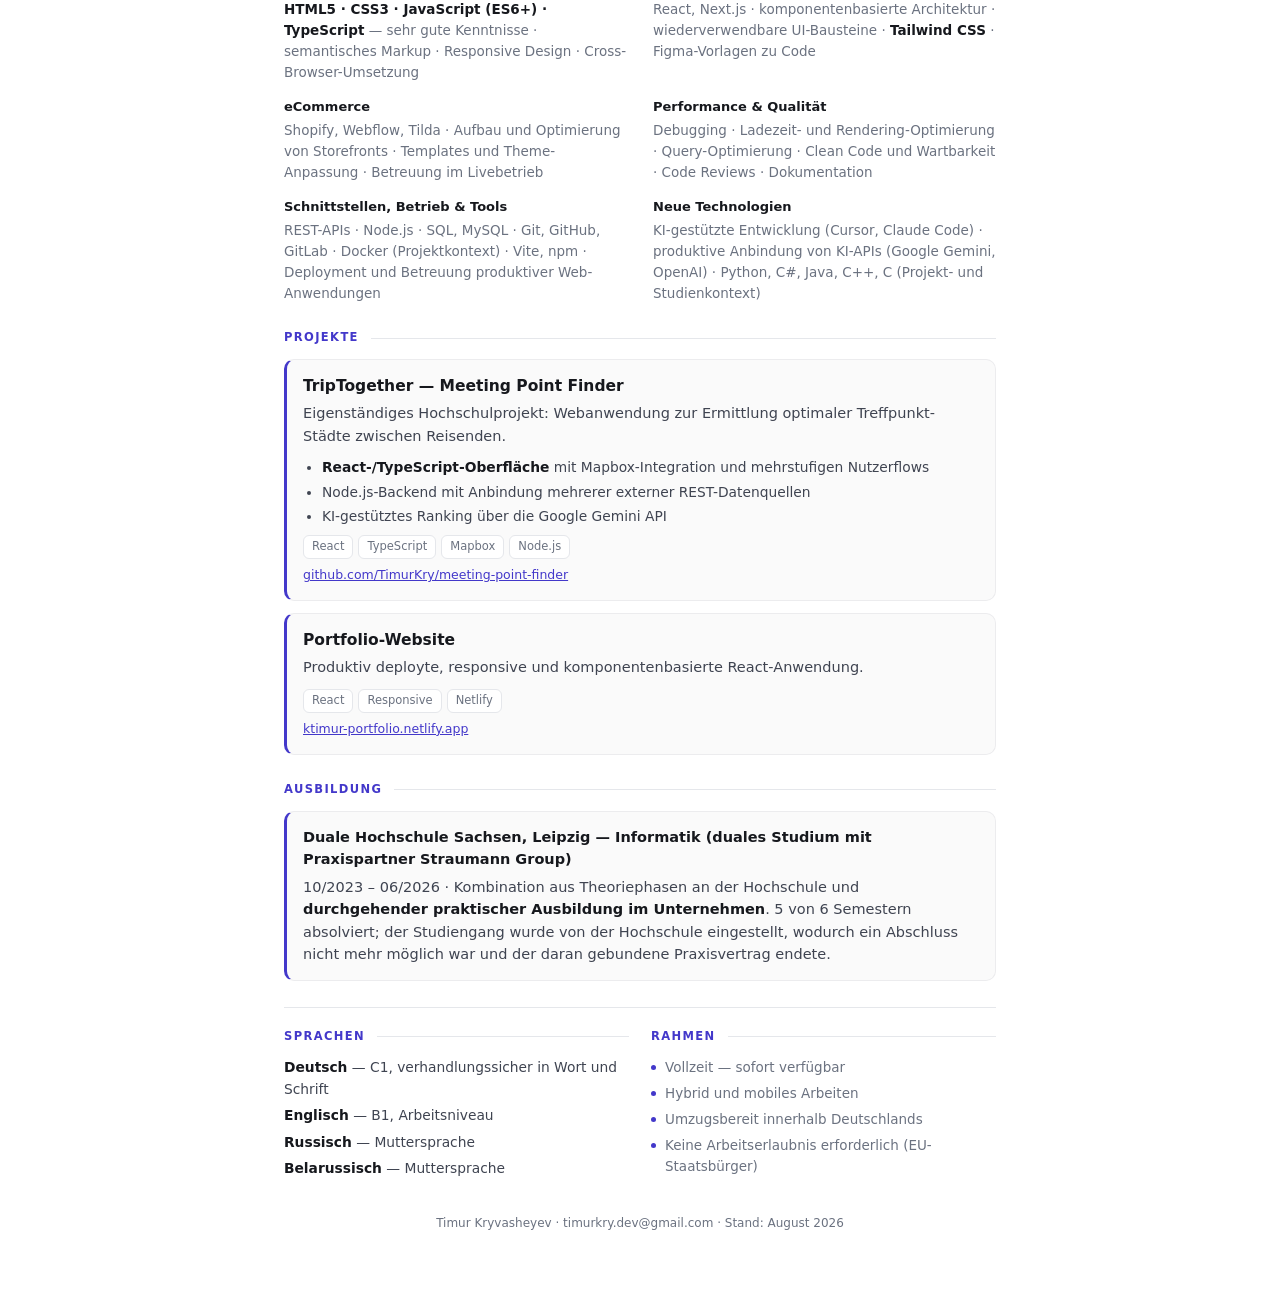
<file: applications/freenet/cv-frontend-ecommerce-de.html>
<!doctype html>
<html lang="de">
<head>
<meta charset="UTF-8" />
<meta name="viewport" content="width=device-width, initial-scale=1" />
<title>Timur Kryvasheyev — Frontend-Entwickler (TypeScript, eCommerce-Storefronts)</title>
<link rel="stylesheet" href="../_style.css" />
</head>
<body>
<div class="page">

  <header>
    <h1>Timur Kryvasheyev</h1>
    <p class="headline">Frontend-Entwickler — TypeScript · JavaScript · HTML/CSS · eCommerce-Storefronts</p>
    <div class="contact">
      <span>Leipzig, Deutschland</span>
      <span>Deutscher Staatsbürger (EU)</span>
      <span>Umzugsbereit · Hybrid und mobiles Arbeiten</span>
      <a href="mailto:timurkry.dev@gmail.com">timurkry.dev@gmail.com</a>
      <a href="https://www.linkedin.com/in/timur-kryvasheyev-02940022b/">LinkedIn</a>
      <a href="https://github.com/TimurKry">GitHub</a>
      <a href="https://ktimur-portfolio.netlify.app/">Portfolio</a>
    </div>
  </header>

  <section>
    <div class="section-head"><h2 class="section-title">Profil</h2></div>
    <p>Frontend-Entwickler mit <strong>6+ Jahren kommerzieller Erfahrung</strong> und sehr guten Kenntnissen in <strong>HTML, CSS, JavaScript und TypeScript</strong>.</p>
    <p>Schwerpunkt: <strong>komponentenbasierte Frontends</strong> mit React und Next.js, Umsetzung und Pflege von <strong>Online-Shop-Storefronts</strong> (Shopify, Webflow, Tilda) sowie Styling mit <strong>Tailwind CSS</strong>. <strong>Debugging und Performance-Optimierung</strong> — Ladezeiten, Cross-Browser-Verhalten, Datenbank-Queries — sind fester Teil meiner täglichen Arbeit.</p>
    <p>Bei der <strong>Straumann Group</strong> drei Jahre lang interne Webanwendungen entwickelt, die Fachbereiche täglich produktiv nutzen: Anforderungen gemeinsam mit den Fachbereichen analysiert, technisch beraten, umgesetzt und dokumentiert — <strong>enge Zusammenarbeit über Team- und Abteilungsgrenzen hinweg</strong> in einem internationalen Umfeld.</p>
    <p>Neue Technologien verfolge ich aktiv: <strong>KI-gestützte Entwicklung</strong> (Cursor, Claude Code) gehört zu meinem Alltag, und ich habe KI-APIs selbst produktiv in Anwendungen eingebunden. Deutsch auf C1-Niveau, strukturierte Arbeitsweise, sofort verfügbar.</p>
  </section>

  <section>
    <div class="section-head"><h2 class="section-title">Berufserfahrung</h2></div>

    <div class="card">
      <div class="card-top">
        <h3 class="card-title">Full Stack Developer — Straumann Group</h3>
        <span class="card-period">10/2023 – 06/2026</span>
      </div>
      <p>Globales Medizintechnik-Unternehmen — interne Webanwendungen und Business-Tools.</p>
      <ul>
        <li>Entwicklung und Optimierung von <strong>Weboberflächen</strong> in JavaScript, HTML und CSS für produktiv genutzte interne Anwendungen</li>
        <li><strong>Technische Beratung der Fachbereiche</strong>: Anforderungen aufnehmen, Machbarkeit einschätzen, Lösungen vorschlagen und umsetzen</li>
        <li><strong>Debugging und Performance-Optimierung</strong> bestehender Anwendungen; Optimierung von SQL-Queries und Datenzugriffen</li>
        <li>Anbindung interner und externer Systeme über REST-Schnittstellen und XML</li>
        <li>Refactoring von Legacy-Modulen und Weiterentwicklung der Anwendungsstruktur — bessere Wartbarkeit und Erweiterbarkeit</li>
        <li><strong>UX-Analyse in Figma</strong>, Code Reviews und Dokumentation im internationalen Team</li>
      </ul>
      <div class="tags"><span class="tag">JavaScript</span><span class="tag">HTML / CSS</span><span class="tag">Performance</span><span class="tag">Debugging</span><span class="tag">REST</span><span class="tag">SQL</span><span class="tag">Figma</span></div>
    </div>

    <div class="card">
      <div class="card-top">
        <h3 class="card-title">Freiberuflicher Frontend- / Fullstack-Entwickler</h3>
        <span class="card-period">06/2020 – heute</span>
      </div>
      <p>7 Kundenprojekte, darunter mehrere <strong>Online-Shops und Storefronts</strong> — individuelle Entwicklungen sowie Shopify, Webflow und Tilda.</p>
      <ul>
        <li><strong>Aufbau, Anpassung und Betreuung von Shop-Storefronts</strong> — Layout, Templates, Styling und Inhalte bis zum Livegang</li>
        <li><strong>React-Frontends</strong> mit wiederverwendbaren Komponentenstrukturen; Styling mit <strong>Tailwind CSS</strong></li>
        <li>Responsive Umsetzung von Designs; <strong>Cross-Browser-Verhalten und Ladezeit-Optimierung</strong></li>
        <li>Anbindung von REST-APIs; Node.js-Services; SQL-/MySQL-Schemata und Query-Optimierung</li>
        <li>Eigenverantwortliche Projektabwicklung inklusive direkter Abstimmung mit den Kunden</li>
      </ul>
      <div class="tags"><span class="tag">React</span><span class="tag">TypeScript</span><span class="tag">Tailwind CSS</span><span class="tag">Shopify</span><span class="tag">Webflow</span><span class="tag">REST</span><span class="tag">Node.js</span></div>
    </div>

    <div class="card">
      <div class="card-top">
        <h3 class="card-title">Game / XR Developer — Actrio Studio</h3>
        <span class="card-period">09/2021 – 07/2022</span>
      </div>
      <p>Immersive VR-Anwendung (The Great Ocean) — interaktives 3D-Gameplay in Echtzeit.</p>
      <ul>
        <li>Entwicklung von Gameplay-Mechaniken und UI-Systemen in C# / Unity</li>
        <li>Arbeit unter <strong>harten Performance-Vorgaben</strong> (Frame-Budget in Echtzeit); Testing und Debugging</li>
      </ul>
      <div class="tags"><span class="tag">C#</span><span class="tag">Unity</span><span class="tag">Echtzeit-Performance</span></div>
    </div>
  </section>

  <section>
    <div class="section-head"><h2 class="section-title">Technische Kenntnisse</h2></div>
    <div class="skills-grid">
      <div>
        <p class="skill-title">Web-Grundlagen</p>
        <p class="skill-items"><strong>HTML5 · CSS3 · JavaScript (ES6+) · TypeScript</strong> — sehr gute Kenntnisse · semantisches Markup · Responsive Design · Cross-Browser-Umsetzung</p>
      </div>
      <div>
        <p class="skill-title">Frameworks &amp; UI</p>
        <p class="skill-items">React, Next.js · komponentenbasierte Architektur · wiederverwendbare UI-Bausteine · <strong>Tailwind CSS</strong> · Figma-Vorlagen zu Code</p>
      </div>
      <div>
        <p class="skill-title">eCommerce</p>
        <p class="skill-items">Shopify, Webflow, Tilda · Aufbau und Optimierung von Storefronts · Templates und Theme-Anpassung · Betreuung im Livebetrieb</p>
      </div>
      <div>
        <p class="skill-title">Performance &amp; Qualität</p>
        <p class="skill-items">Debugging · Ladezeit- und Rendering-Optimierung · Query-Optimierung · Clean Code und Wartbarkeit · Code Reviews · Dokumentation</p>
      </div>
      <div>
        <p class="skill-title">Schnittstellen, Betrieb &amp; Tools</p>
        <p class="skill-items">REST-APIs · Node.js · SQL, MySQL · Git, GitHub, GitLab · Docker (Projektkontext) · Vite, npm · Deployment und Betreuung produktiver Web-Anwendungen</p>
      </div>
      <div>
        <p class="skill-title">Neue Technologien</p>
        <p class="skill-items">KI-gestützte Entwicklung (Cursor, Claude Code) · produktive Anbindung von KI-APIs (Google Gemini, OpenAI) · Python, C#, Java, C++, C (Projekt- und Studienkontext)</p>
      </div>
    </div>
  </section>

  <section>
    <div class="section-head"><h2 class="section-title">Projekte</h2></div>

    <div class="card">
      <div class="card-top"><h3 class="card-title">TripTogether — Meeting Point Finder</h3></div>
      <p>Eigenständiges Hochschulprojekt: Webanwendung zur Ermittlung optimaler Treffpunkt-Städte zwischen Reisenden.</p>
      <ul>
        <li><strong>React-/TypeScript-Oberfläche</strong> mit Mapbox-Integration und mehrstufigen Nutzerflows</li>
        <li>Node.js-Backend mit Anbindung mehrerer externer REST-Datenquellen</li>
        <li>KI-gestütztes Ranking über die Google Gemini API</li>
      </ul>
      <div class="tags"><span class="tag">React</span><span class="tag">TypeScript</span><span class="tag">Mapbox</span><span class="tag">Node.js</span></div>
      <a class="proj-link" href="https://github.com/TimurKry/meeting-point-finder">github.com/TimurKry/meeting-point-finder</a>
    </div>

    <div class="card">
      <div class="card-top"><h3 class="card-title">Portfolio-Website</h3></div>
      <p>Produktiv deployte, responsive und komponentenbasierte React-Anwendung.</p>
      <div class="tags"><span class="tag">React</span><span class="tag">Responsive</span><span class="tag">Netlify</span></div>
      <a class="proj-link" href="https://ktimur-portfolio.netlify.app/">ktimur-portfolio.netlify.app</a>
    </div>
  </section>

  <section>
    <div class="section-head"><h2 class="section-title">Ausbildung</h2></div>
    <div class="card">
      <p class="card-title" style="font-size:14.5px;">Duale Hochschule Sachsen, Leipzig — Informatik (duales Studium mit Praxispartner Straumann Group)</p>
      <p style="margin-top:5px;">10/2023 – 06/2026 · Kombination aus Theoriephasen an der Hochschule und <strong>durchgehender praktischer Ausbildung im Unternehmen</strong>. 5 von 6 Semestern absolviert; der Studiengang wurde von der Hochschule eingestellt, wodurch ein Abschluss nicht mehr möglich war und der daran gebundene Praxisvertrag endete.</p>
    </div>
  </section>

  <div class="footer-meta">
    <div>
      <div class="section-head"><h2 class="section-title">Sprachen</h2></div>
      <div class="lang-item"><strong>Deutsch</strong> — C1, verhandlungssicher in Wort und Schrift</div>
      <div class="lang-item"><strong>Englisch</strong> — B1, Arbeitsniveau</div>
      <div class="lang-item"><strong>Russisch</strong> — Muttersprache</div>
      <div class="lang-item"><strong>Belarussisch</strong> — Muttersprache</div>
    </div>
    <div>
      <div class="section-head"><h2 class="section-title">Rahmen</h2></div>
      <ul class="pref-list">
        <li>Vollzeit — sofort verfügbar</li>
        <li>Hybrid und mobiles Arbeiten</li>
        <li>Umzugsbereit innerhalb Deutschlands</li>
        <li>Keine Arbeitserlaubnis erforderlich (EU-Staatsbürger)</li>
      </ul>
    </div>
  </div>

  <footer>Timur Kryvasheyev · timurkry.dev@gmail.com · Stand: August 2026</footer>
</div>
</body>
</html>
</file>
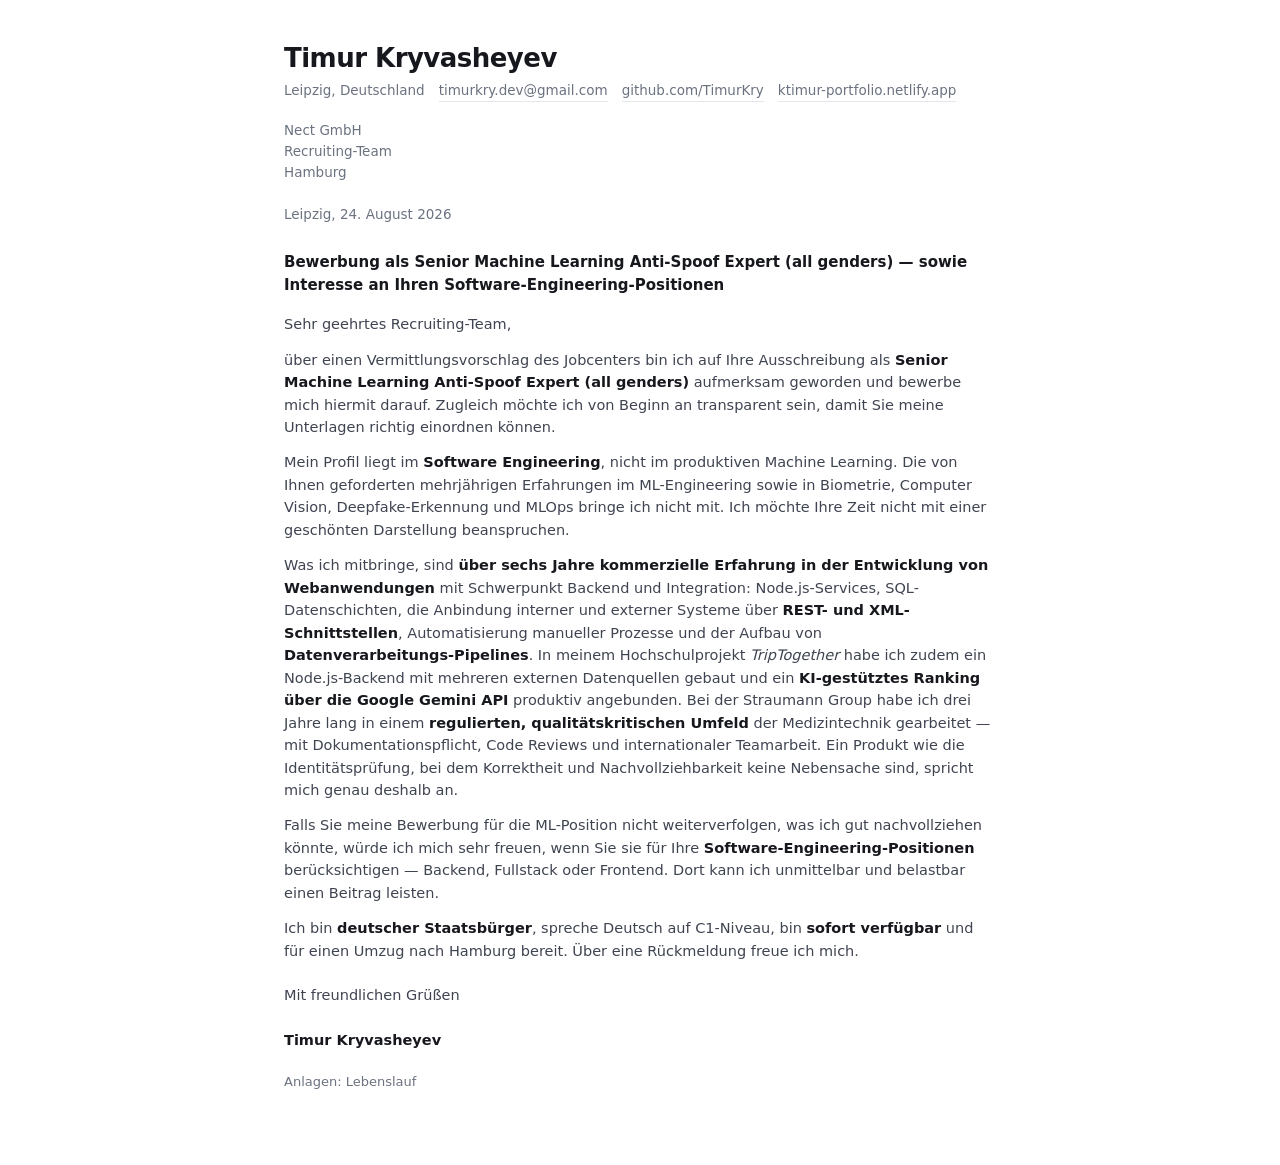
<file: applications/nect/anschreiben-nect-de.html>
<!doctype html>
<html lang="de">
<head>
<meta charset="UTF-8" />
<meta name="viewport" content="width=device-width, initial-scale=1" />
<title>Anschreiben — Nect GmbH</title>
<link rel="stylesheet" href="../_style.css" />
</head>
<body>
<div class="page letter">

  <header style="border-bottom:none; padding-bottom:0; margin-bottom:18px;">
    <h1 style="font-size:26px;">Timur Kryvasheyev</h1>
    <div class="contact" style="margin-top:8px;">
      <span>Leipzig, Deutschland</span>
      <a href="mailto:timurkry.dev@gmail.com">timurkry.dev@gmail.com</a>
      <a href="https://github.com/TimurKry">github.com/TimurKry</a>
      <a href="https://ktimur-portfolio.netlify.app/">ktimur-portfolio.netlify.app</a>
    </div>
  </header>

  <p class="meta">
    Nect GmbH<br />
    Recruiting-Team<br />
    Hamburg
    <br /><br />
    Leipzig, 24. August 2026
  </p>

  <p class="subject">Bewerbung als Senior Machine Learning Anti-Spoof Expert (all genders) — sowie Interesse an Ihren Software-Engineering-Positionen</p>

  <p>Sehr geehrtes Recruiting-Team,</p>

  <p>über einen Vermittlungsvorschlag des Jobcenters bin ich auf Ihre Ausschreibung als <strong>Senior Machine Learning Anti-Spoof Expert (all genders)</strong> aufmerksam geworden und bewerbe mich hiermit darauf. Zugleich möchte ich von Beginn an transparent sein, damit Sie meine Unterlagen richtig einordnen können.</p>

  <p>Mein Profil liegt im <strong>Software Engineering</strong>, nicht im produktiven Machine Learning. Die von Ihnen geforderten mehrjährigen Erfahrungen im ML-Engineering sowie in Biometrie, Computer Vision, Deepfake-Erkennung und MLOps bringe ich nicht mit. Ich möchte Ihre Zeit nicht mit einer geschönten Darstellung beanspruchen.</p>

  <p>Was ich mitbringe, sind <strong>über sechs Jahre kommerzielle Erfahrung in der Entwicklung von Webanwendungen</strong> mit Schwerpunkt Backend und Integration: Node.js-Services, SQL-Datenschichten, die Anbindung interner und externer Systeme über <strong>REST- und XML-Schnittstellen</strong>, Automatisierung manueller Prozesse und der Aufbau von <strong>Datenverarbeitungs-Pipelines</strong>. In meinem Hochschulprojekt <em>TripTogether</em> habe ich zudem ein Node.js-Backend mit mehreren externen Datenquellen gebaut und ein <strong>KI-gestütztes Ranking über die Google Gemini API</strong> produktiv angebunden. Bei der Straumann Group habe ich drei Jahre lang in einem <strong>regulierten, qualitätskritischen Umfeld</strong> der Medizintechnik gearbeitet — mit Dokumentationspflicht, Code Reviews und internationaler Teamarbeit. Ein Produkt wie die Identitätsprüfung, bei dem Korrektheit und Nachvollziehbarkeit keine Nebensache sind, spricht mich genau deshalb an.</p>

  <p>Falls Sie meine Bewerbung für die ML-Position nicht weiterverfolgen, was ich gut nachvollziehen könnte, würde ich mich sehr freuen, wenn Sie sie für Ihre <strong>Software-Engineering-Positionen</strong> berücksichtigen — Backend, Fullstack oder Frontend. Dort kann ich unmittelbar und belastbar einen Beitrag leisten.</p>

  <p>Ich bin <strong>deutscher Staatsbürger</strong>, spreche Deutsch auf C1-Niveau, bin <strong>sofort verfügbar</strong> und für einen Umzug nach Hamburg bereit. Über eine Rückmeldung freue ich mich.</p>

  <p style="margin-top:22px;">Mit freundlichen Grüßen<br /><br /><strong>Timur Kryvasheyev</strong></p>

  <p style="margin-top:20px; font-size:13px; color:#6b7280;">Anlagen: Lebenslauf</p>

</div>
</body>
</html>
</file>
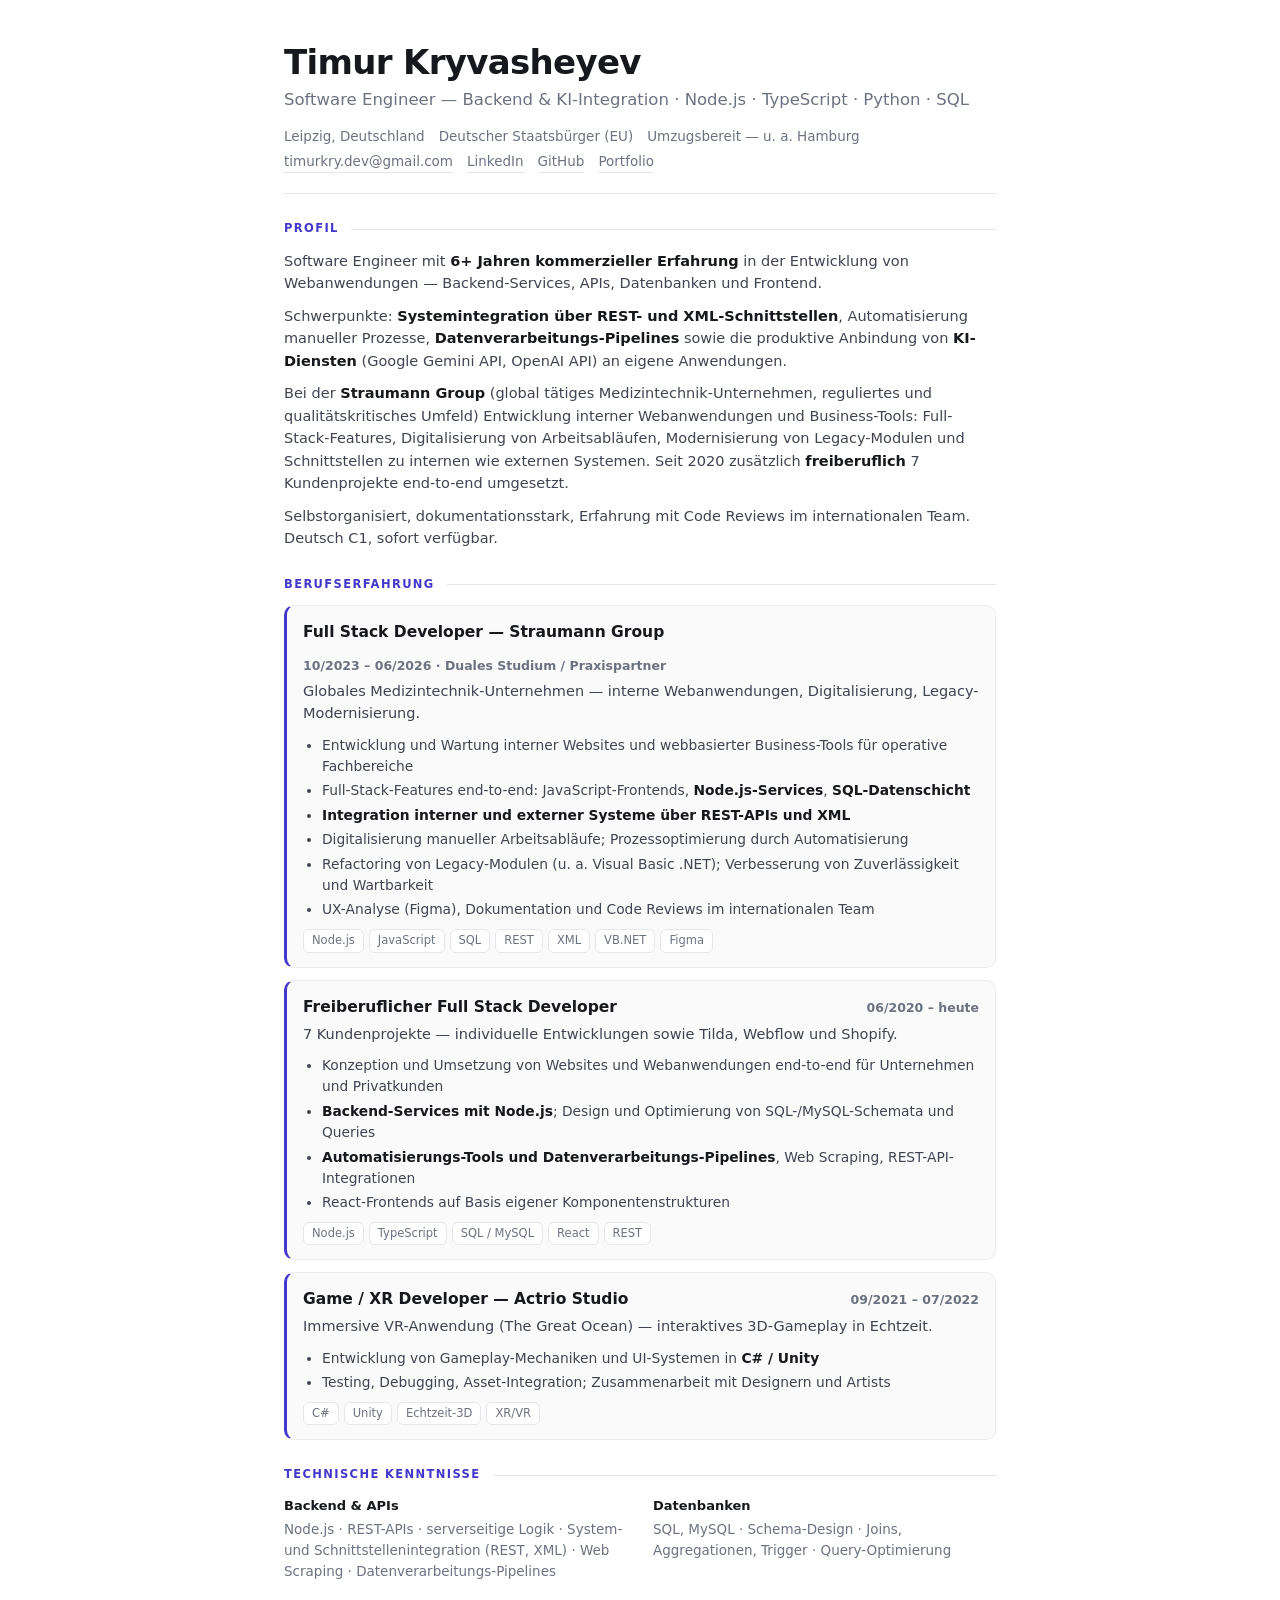
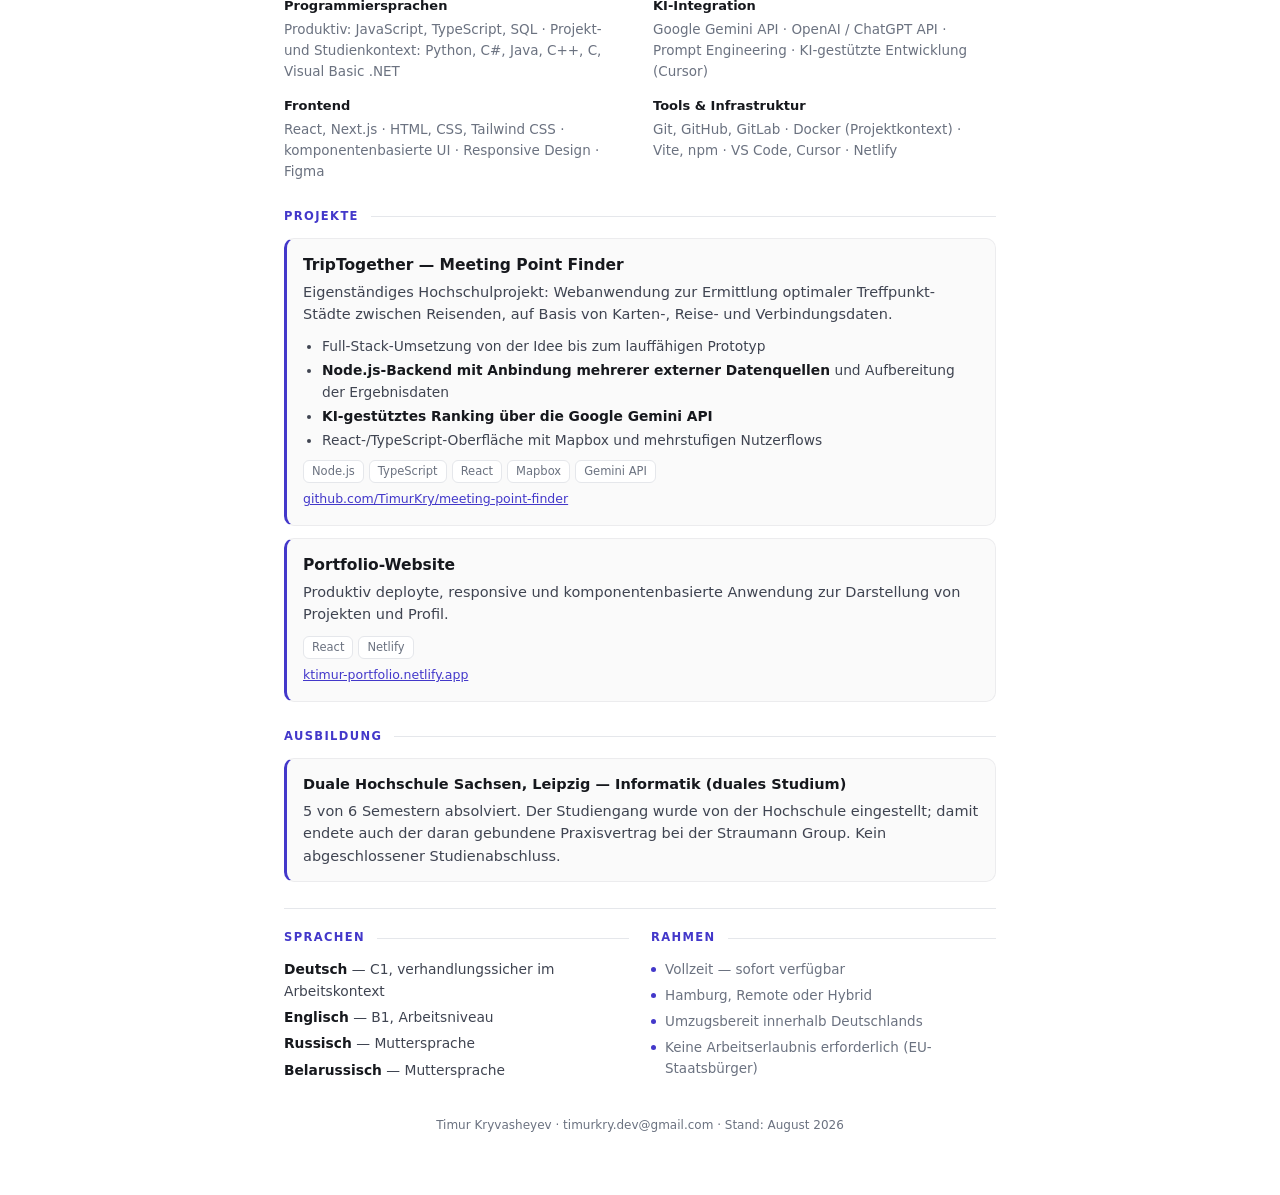
<file: applications/nect/cv-backend-ai-de.html>
<!doctype html>
<html lang="de">
<head>
<meta charset="UTF-8" />
<meta name="viewport" content="width=device-width, initial-scale=1" />
<title>Timur Kryvasheyev — Software Engineer (Backend &amp; KI-Integration)</title>
<link rel="stylesheet" href="../_style.css" />
</head>
<body>
<div class="page">

  <header>
    <h1>Timur Kryvasheyev</h1>
    <p class="headline">Software Engineer — Backend &amp; KI-Integration · Node.js · TypeScript · Python · SQL</p>
    <div class="contact">
      <span>Leipzig, Deutschland</span>
      <span>Deutscher Staatsbürger (EU)</span>
      <span>Umzugsbereit — u.&nbsp;a. Hamburg</span>
      <a href="mailto:timurkry.dev@gmail.com">timurkry.dev@gmail.com</a>
      <a href="https://www.linkedin.com/in/timur-kryvasheyev-02940022b/">LinkedIn</a>
      <a href="https://github.com/TimurKry">GitHub</a>
      <a href="https://ktimur-portfolio.netlify.app/">Portfolio</a>
    </div>
  </header>

  <section>
    <div class="section-head"><h2 class="section-title">Profil</h2></div>
    <p>Software Engineer mit <strong>6+ Jahren kommerzieller Erfahrung</strong> in der Entwicklung von Webanwendungen — Backend-Services, APIs, Datenbanken und Frontend.</p>
    <p>Schwerpunkte: <strong>Systemintegration über REST- und XML-Schnittstellen</strong>, Automatisierung manueller Prozesse, <strong>Datenverarbeitungs-Pipelines</strong> sowie die produktive Anbindung von <strong>KI-Diensten</strong> (Google Gemini API, OpenAI API) an eigene Anwendungen.</p>
    <p>Bei der <strong>Straumann Group</strong> (global tätiges Medizintechnik-Unternehmen, reguliertes und qualitätskritisches Umfeld) Entwicklung interner Webanwendungen und Business-Tools: Full-Stack-Features, Digitalisierung von Arbeitsabläufen, Modernisierung von Legacy-Modulen und Schnittstellen zu internen wie externen Systemen. Seit 2020 zusätzlich <strong>freiberuflich</strong> 7 Kundenprojekte end-to-end umgesetzt.</p>
    <p>Selbstorganisiert, dokumentationsstark, Erfahrung mit Code Reviews im internationalen Team. Deutsch C1, sofort verfügbar.</p>
  </section>

  <section>
    <div class="section-head"><h2 class="section-title">Berufserfahrung</h2></div>

    <div class="card">
      <div class="card-top">
        <h3 class="card-title">Full Stack Developer — Straumann Group</h3>
        <span class="card-period">10/2023 – 06/2026 · Duales Studium / Praxispartner</span>
      </div>
      <p>Globales Medizintechnik-Unternehmen — interne Webanwendungen, Digitalisierung, Legacy-Modernisierung.</p>
      <ul>
        <li>Entwicklung und Wartung interner Websites und webbasierter Business-Tools für operative Fachbereiche</li>
        <li>Full-Stack-Features end-to-end: JavaScript-Frontends, <strong>Node.js-Services</strong>, <strong>SQL-Datenschicht</strong></li>
        <li><strong>Integration interner und externer Systeme über REST-APIs und XML</strong></li>
        <li>Digitalisierung manueller Arbeitsabläufe; Prozessoptimierung durch Automatisierung</li>
        <li>Refactoring von Legacy-Modulen (u.&nbsp;a. Visual Basic .NET); Verbesserung von Zuverlässigkeit und Wartbarkeit</li>
        <li>UX-Analyse (Figma), Dokumentation und Code Reviews im internationalen Team</li>
      </ul>
      <div class="tags"><span class="tag">Node.js</span><span class="tag">JavaScript</span><span class="tag">SQL</span><span class="tag">REST</span><span class="tag">XML</span><span class="tag">VB.NET</span><span class="tag">Figma</span></div>
    </div>

    <div class="card">
      <div class="card-top">
        <h3 class="card-title">Freiberuflicher Full Stack Developer</h3>
        <span class="card-period">06/2020 – heute</span>
      </div>
      <p>7 Kundenprojekte — individuelle Entwicklungen sowie Tilda, Webflow und Shopify.</p>
      <ul>
        <li>Konzeption und Umsetzung von Websites und Webanwendungen end-to-end für Unternehmen und Privatkunden</li>
        <li><strong>Backend-Services mit Node.js</strong>; Design und Optimierung von SQL-/MySQL-Schemata und Queries</li>
        <li><strong>Automatisierungs-Tools und Datenverarbeitungs-Pipelines</strong>, Web Scraping, REST-API-Integrationen</li>
        <li>React-Frontends auf Basis eigener Komponentenstrukturen</li>
      </ul>
      <div class="tags"><span class="tag">Node.js</span><span class="tag">TypeScript</span><span class="tag">SQL / MySQL</span><span class="tag">React</span><span class="tag">REST</span></div>
    </div>

    <div class="card">
      <div class="card-top">
        <h3 class="card-title">Game / XR Developer — Actrio Studio</h3>
        <span class="card-period">09/2021 – 07/2022</span>
      </div>
      <p>Immersive VR-Anwendung (The Great Ocean) — interaktives 3D-Gameplay in Echtzeit.</p>
      <ul>
        <li>Entwicklung von Gameplay-Mechaniken und UI-Systemen in <strong>C# / Unity</strong></li>
        <li>Testing, Debugging, Asset-Integration; Zusammenarbeit mit Designern und Artists</li>
      </ul>
      <div class="tags"><span class="tag">C#</span><span class="tag">Unity</span><span class="tag">Echtzeit-3D</span><span class="tag">XR/VR</span></div>
    </div>
  </section>

  <section>
    <div class="section-head"><h2 class="section-title">Technische Kenntnisse</h2></div>
    <div class="skills-grid">
      <div>
        <p class="skill-title">Backend &amp; APIs</p>
        <p class="skill-items">Node.js · REST-APIs · serverseitige Logik · System- und Schnittstellenintegration (REST, XML) · Web Scraping · Datenverarbeitungs-Pipelines</p>
      </div>
      <div>
        <p class="skill-title">Datenbanken</p>
        <p class="skill-items">SQL, MySQL · Schema-Design · Joins, Aggregationen, Trigger · Query-Optimierung</p>
      </div>
      <div>
        <p class="skill-title">Programmiersprachen</p>
        <p class="skill-items">Produktiv: JavaScript, TypeScript, SQL · Projekt- und Studienkontext: Python, C#, Java, C++, C, Visual Basic .NET</p>
      </div>
      <div>
        <p class="skill-title">KI-Integration</p>
        <p class="skill-items">Google Gemini API · OpenAI / ChatGPT API · Prompt Engineering · KI-gestützte Entwicklung (Cursor)</p>
      </div>
      <div>
        <p class="skill-title">Frontend</p>
        <p class="skill-items">React, Next.js · HTML, CSS, Tailwind CSS · komponentenbasierte UI · Responsive Design · Figma</p>
      </div>
      <div>
        <p class="skill-title">Tools &amp; Infrastruktur</p>
        <p class="skill-items">Git, GitHub, GitLab · Docker (Projektkontext) · Vite, npm · VS Code, Cursor · Netlify</p>
      </div>
    </div>
  </section>

  <section>
    <div class="section-head"><h2 class="section-title">Projekte</h2></div>

    <div class="card">
      <div class="card-top"><h3 class="card-title">TripTogether — Meeting Point Finder</h3></div>
      <p>Eigenständiges Hochschulprojekt: Webanwendung zur Ermittlung optimaler Treffpunkt-Städte zwischen Reisenden, auf Basis von Karten-, Reise- und Verbindungsdaten.</p>
      <ul>
        <li>Full-Stack-Umsetzung von der Idee bis zum lauffähigen Prototyp</li>
        <li><strong>Node.js-Backend mit Anbindung mehrerer externer Datenquellen</strong> und Aufbereitung der Ergebnisdaten</li>
        <li><strong>KI-gestütztes Ranking über die Google Gemini API</strong></li>
        <li>React-/TypeScript-Oberfläche mit Mapbox und mehrstufigen Nutzerflows</li>
      </ul>
      <div class="tags"><span class="tag">Node.js</span><span class="tag">TypeScript</span><span class="tag">React</span><span class="tag">Mapbox</span><span class="tag">Gemini API</span></div>
      <a class="proj-link" href="https://github.com/TimurKry/meeting-point-finder">github.com/TimurKry/meeting-point-finder</a>
    </div>

    <div class="card">
      <div class="card-top"><h3 class="card-title">Portfolio-Website</h3></div>
      <p>Produktiv deployte, responsive und komponentenbasierte Anwendung zur Darstellung von Projekten und Profil.</p>
      <div class="tags"><span class="tag">React</span><span class="tag">Netlify</span></div>
      <a class="proj-link" href="https://ktimur-portfolio.netlify.app/">ktimur-portfolio.netlify.app</a>
    </div>
  </section>

  <section>
    <div class="section-head"><h2 class="section-title">Ausbildung</h2></div>
    <div class="card">
      <p class="card-title" style="font-size:14.5px;">Duale Hochschule Sachsen, Leipzig — Informatik (duales Studium)</p>
      <p style="margin-top:5px;">5 von 6 Semestern absolviert. Der Studiengang wurde von der Hochschule eingestellt; damit endete auch der daran gebundene Praxisvertrag bei der Straumann Group. Kein abgeschlossener Studienabschluss.</p>
    </div>
  </section>

  <div class="footer-meta">
    <div>
      <div class="section-head"><h2 class="section-title">Sprachen</h2></div>
      <div class="lang-item"><strong>Deutsch</strong> — C1, verhandlungssicher im Arbeitskontext</div>
      <div class="lang-item"><strong>Englisch</strong> — B1, Arbeitsniveau</div>
      <div class="lang-item"><strong>Russisch</strong> — Muttersprache</div>
      <div class="lang-item"><strong>Belarussisch</strong> — Muttersprache</div>
    </div>
    <div>
      <div class="section-head"><h2 class="section-title">Rahmen</h2></div>
      <ul class="pref-list">
        <li>Vollzeit — sofort verfügbar</li>
        <li>Hamburg, Remote oder Hybrid</li>
        <li>Umzugsbereit innerhalb Deutschlands</li>
        <li>Keine Arbeitserlaubnis erforderlich (EU-Staatsbürger)</li>
      </ul>
    </div>
  </div>

  <footer>Timur Kryvasheyev · timurkry.dev@gmail.com · Stand: August 2026</footer>
</div>
</body>
</html>
</file>
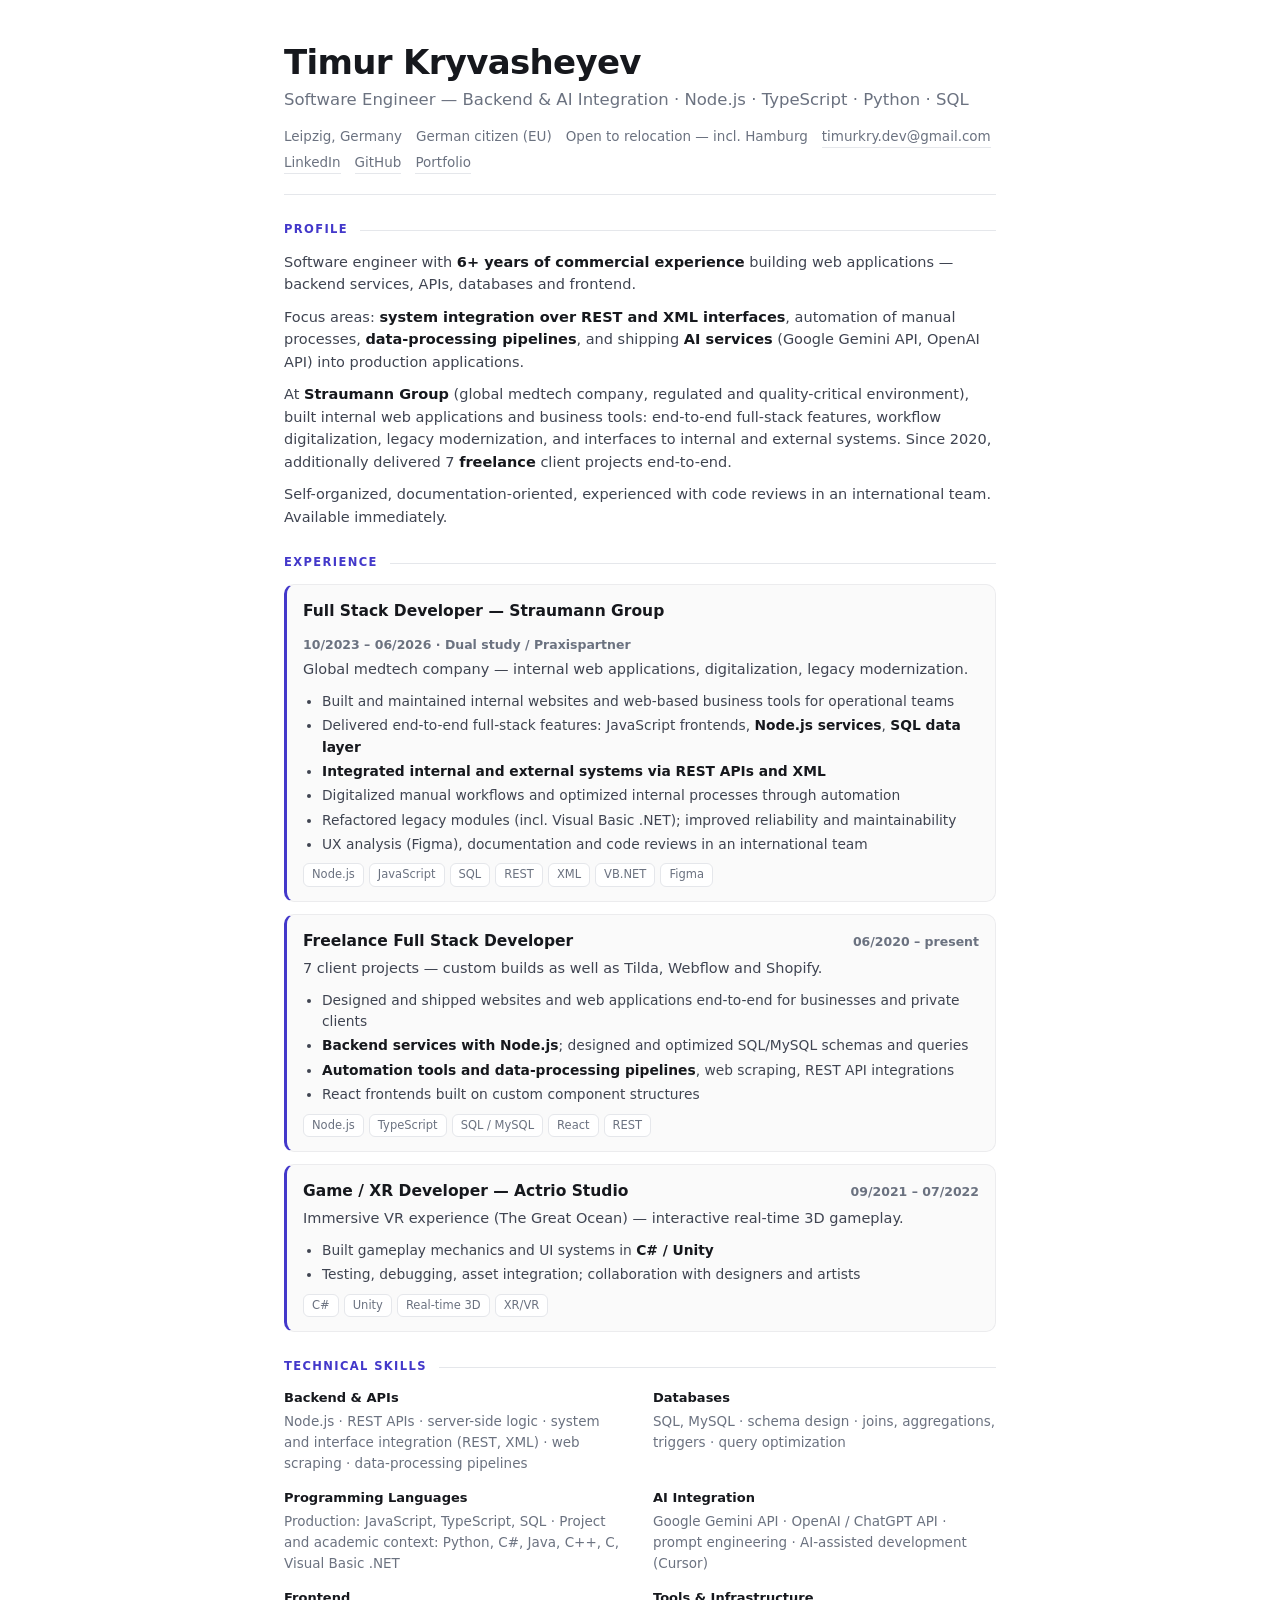
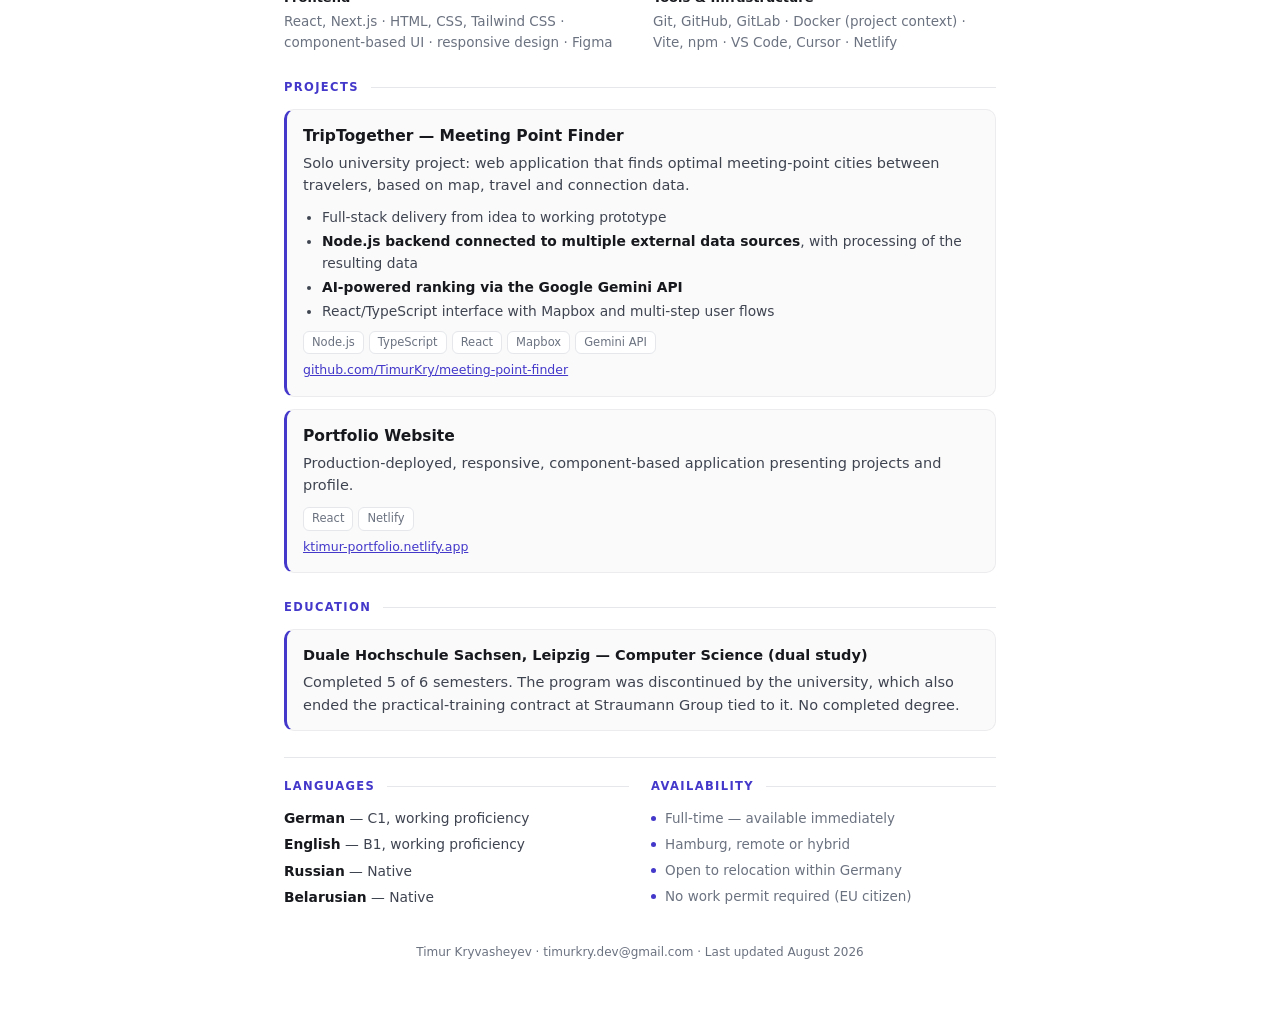
<file: applications/nect/cv-backend-ai-en.html>
<!doctype html>
<html lang="en">
<head>
<meta charset="UTF-8" />
<meta name="viewport" content="width=device-width, initial-scale=1" />
<title>Timur Kryvasheyev — Software Engineer (Backend &amp; AI Integration)</title>
<link rel="stylesheet" href="../_style.css" />
</head>
<body>
<div class="page">

  <header>
    <h1>Timur Kryvasheyev</h1>
    <p class="headline">Software Engineer — Backend &amp; AI Integration · Node.js · TypeScript · Python · SQL</p>
    <div class="contact">
      <span>Leipzig, Germany</span>
      <span>German citizen (EU)</span>
      <span>Open to relocation — incl. Hamburg</span>
      <a href="mailto:timurkry.dev@gmail.com">timurkry.dev@gmail.com</a>
      <a href="https://www.linkedin.com/in/timur-kryvasheyev-02940022b/">LinkedIn</a>
      <a href="https://github.com/TimurKry">GitHub</a>
      <a href="https://ktimur-portfolio.netlify.app/">Portfolio</a>
    </div>
  </header>

  <section>
    <div class="section-head"><h2 class="section-title">Profile</h2></div>
    <p>Software engineer with <strong>6+ years of commercial experience</strong> building web applications — backend services, APIs, databases and frontend.</p>
    <p>Focus areas: <strong>system integration over REST and XML interfaces</strong>, automation of manual processes, <strong>data-processing pipelines</strong>, and shipping <strong>AI services</strong> (Google Gemini API, OpenAI API) into production applications.</p>
    <p>At <strong>Straumann Group</strong> (global medtech company, regulated and quality-critical environment), built internal web applications and business tools: end-to-end full-stack features, workflow digitalization, legacy modernization, and interfaces to internal and external systems. Since 2020, additionally delivered 7 <strong>freelance</strong> client projects end-to-end.</p>
    <p>Self-organized, documentation-oriented, experienced with code reviews in an international team. Available immediately.</p>
  </section>

  <section>
    <div class="section-head"><h2 class="section-title">Experience</h2></div>

    <div class="card">
      <div class="card-top">
        <h3 class="card-title">Full Stack Developer — Straumann Group</h3>
        <span class="card-period">10/2023 – 06/2026 · Dual study / Praxispartner</span>
      </div>
      <p>Global medtech company — internal web applications, digitalization, legacy modernization.</p>
      <ul>
        <li>Built and maintained internal websites and web-based business tools for operational teams</li>
        <li>Delivered end-to-end full-stack features: JavaScript frontends, <strong>Node.js services</strong>, <strong>SQL data layer</strong></li>
        <li><strong>Integrated internal and external systems via REST APIs and XML</strong></li>
        <li>Digitalized manual workflows and optimized internal processes through automation</li>
        <li>Refactored legacy modules (incl. Visual Basic .NET); improved reliability and maintainability</li>
        <li>UX analysis (Figma), documentation and code reviews in an international team</li>
      </ul>
      <div class="tags"><span class="tag">Node.js</span><span class="tag">JavaScript</span><span class="tag">SQL</span><span class="tag">REST</span><span class="tag">XML</span><span class="tag">VB.NET</span><span class="tag">Figma</span></div>
    </div>

    <div class="card">
      <div class="card-top">
        <h3 class="card-title">Freelance Full Stack Developer</h3>
        <span class="card-period">06/2020 – present</span>
      </div>
      <p>7 client projects — custom builds as well as Tilda, Webflow and Shopify.</p>
      <ul>
        <li>Designed and shipped websites and web applications end-to-end for businesses and private clients</li>
        <li><strong>Backend services with Node.js</strong>; designed and optimized SQL/MySQL schemas and queries</li>
        <li><strong>Automation tools and data-processing pipelines</strong>, web scraping, REST API integrations</li>
        <li>React frontends built on custom component structures</li>
      </ul>
      <div class="tags"><span class="tag">Node.js</span><span class="tag">TypeScript</span><span class="tag">SQL / MySQL</span><span class="tag">React</span><span class="tag">REST</span></div>
    </div>

    <div class="card">
      <div class="card-top">
        <h3 class="card-title">Game / XR Developer — Actrio Studio</h3>
        <span class="card-period">09/2021 – 07/2022</span>
      </div>
      <p>Immersive VR experience (The Great Ocean) — interactive real-time 3D gameplay.</p>
      <ul>
        <li>Built gameplay mechanics and UI systems in <strong>C# / Unity</strong></li>
        <li>Testing, debugging, asset integration; collaboration with designers and artists</li>
      </ul>
      <div class="tags"><span class="tag">C#</span><span class="tag">Unity</span><span class="tag">Real-time 3D</span><span class="tag">XR/VR</span></div>
    </div>
  </section>

  <section>
    <div class="section-head"><h2 class="section-title">Technical Skills</h2></div>
    <div class="skills-grid">
      <div>
        <p class="skill-title">Backend &amp; APIs</p>
        <p class="skill-items">Node.js · REST APIs · server-side logic · system and interface integration (REST, XML) · web scraping · data-processing pipelines</p>
      </div>
      <div>
        <p class="skill-title">Databases</p>
        <p class="skill-items">SQL, MySQL · schema design · joins, aggregations, triggers · query optimization</p>
      </div>
      <div>
        <p class="skill-title">Programming Languages</p>
        <p class="skill-items">Production: JavaScript, TypeScript, SQL · Project and academic context: Python, C#, Java, C++, C, Visual Basic .NET</p>
      </div>
      <div>
        <p class="skill-title">AI Integration</p>
        <p class="skill-items">Google Gemini API · OpenAI / ChatGPT API · prompt engineering · AI-assisted development (Cursor)</p>
      </div>
      <div>
        <p class="skill-title">Frontend</p>
        <p class="skill-items">React, Next.js · HTML, CSS, Tailwind CSS · component-based UI · responsive design · Figma</p>
      </div>
      <div>
        <p class="skill-title">Tools &amp; Infrastructure</p>
        <p class="skill-items">Git, GitHub, GitLab · Docker (project context) · Vite, npm · VS Code, Cursor · Netlify</p>
      </div>
    </div>
  </section>

  <section>
    <div class="section-head"><h2 class="section-title">Projects</h2></div>

    <div class="card">
      <div class="card-top"><h3 class="card-title">TripTogether — Meeting Point Finder</h3></div>
      <p>Solo university project: web application that finds optimal meeting-point cities between travelers, based on map, travel and connection data.</p>
      <ul>
        <li>Full-stack delivery from idea to working prototype</li>
        <li><strong>Node.js backend connected to multiple external data sources</strong>, with processing of the resulting data</li>
        <li><strong>AI-powered ranking via the Google Gemini API</strong></li>
        <li>React/TypeScript interface with Mapbox and multi-step user flows</li>
      </ul>
      <div class="tags"><span class="tag">Node.js</span><span class="tag">TypeScript</span><span class="tag">React</span><span class="tag">Mapbox</span><span class="tag">Gemini API</span></div>
      <a class="proj-link" href="https://github.com/TimurKry/meeting-point-finder">github.com/TimurKry/meeting-point-finder</a>
    </div>

    <div class="card">
      <div class="card-top"><h3 class="card-title">Portfolio Website</h3></div>
      <p>Production-deployed, responsive, component-based application presenting projects and profile.</p>
      <div class="tags"><span class="tag">React</span><span class="tag">Netlify</span></div>
      <a class="proj-link" href="https://ktimur-portfolio.netlify.app/">ktimur-portfolio.netlify.app</a>
    </div>
  </section>

  <section>
    <div class="section-head"><h2 class="section-title">Education</h2></div>
    <div class="card">
      <p class="card-title" style="font-size:14.5px;">Duale Hochschule Sachsen, Leipzig — Computer Science (dual study)</p>
      <p style="margin-top:5px;">Completed 5 of 6 semesters. The program was discontinued by the university, which also ended the practical-training contract at Straumann Group tied to it. No completed degree.</p>
    </div>
  </section>

  <div class="footer-meta">
    <div>
      <div class="section-head"><h2 class="section-title">Languages</h2></div>
      <div class="lang-item"><strong>German</strong> — C1, working proficiency</div>
      <div class="lang-item"><strong>English</strong> — B1, working proficiency</div>
      <div class="lang-item"><strong>Russian</strong> — Native</div>
      <div class="lang-item"><strong>Belarusian</strong> — Native</div>
    </div>
    <div>
      <div class="section-head"><h2 class="section-title">Availability</h2></div>
      <ul class="pref-list">
        <li>Full-time — available immediately</li>
        <li>Hamburg, remote or hybrid</li>
        <li>Open to relocation within Germany</li>
        <li>No work permit required (EU citizen)</li>
      </ul>
    </div>
  </div>

  <footer>Timur Kryvasheyev · timurkry.dev@gmail.com · Last updated August 2026</footer>
</div>
</body>
</html>
</file>
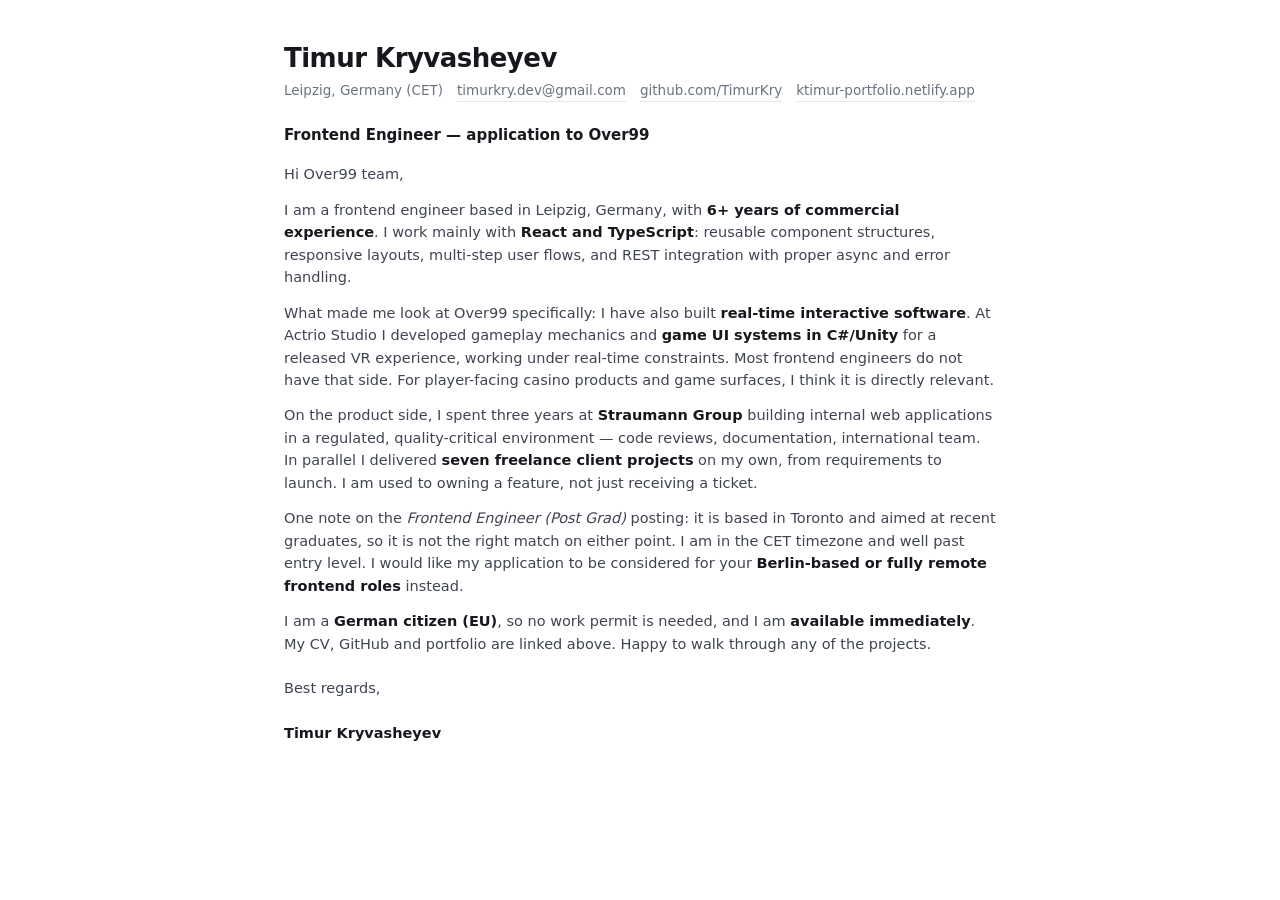
<file: applications/over99/cover-note-over99-en.html>
<!doctype html>
<html lang="en">
<head>
<meta charset="UTF-8" />
<meta name="viewport" content="width=device-width, initial-scale=1" />
<title>Cover Note — Over99</title>
<link rel="stylesheet" href="../_style.css" />
</head>
<body>
<div class="page letter">

  <header style="border-bottom:none; padding-bottom:0; margin-bottom:18px;">
    <h1 style="font-size:26px;">Timur Kryvasheyev</h1>
    <div class="contact" style="margin-top:8px;">
      <span>Leipzig, Germany (CET)</span>
      <a href="mailto:timurkry.dev@gmail.com">timurkry.dev@gmail.com</a>
      <a href="https://github.com/TimurKry">github.com/TimurKry</a>
      <a href="https://ktimur-portfolio.netlify.app/">ktimur-portfolio.netlify.app</a>
    </div>
  </header>

  <p class="subject">Frontend Engineer — application to Over99</p>

  <p>Hi Over99 team,</p>

  <p>I am a frontend engineer based in Leipzig, Germany, with <strong>6+ years of commercial experience</strong>. I work mainly with <strong>React and TypeScript</strong>: reusable component structures, responsive layouts, multi-step user flows, and REST integration with proper async and error handling.</p>

  <p>What made me look at Over99 specifically: I have also built <strong>real-time interactive software</strong>. At Actrio Studio I developed gameplay mechanics and <strong>game UI systems in C#/Unity</strong> for a released VR experience, working under real-time constraints. Most frontend engineers do not have that side. For player-facing casino products and game surfaces, I think it is directly relevant.</p>

  <p>On the product side, I spent three years at <strong>Straumann Group</strong> building internal web applications in a regulated, quality-critical environment — code reviews, documentation, international team. In parallel I delivered <strong>seven freelance client projects</strong> on my own, from requirements to launch. I am used to owning a feature, not just receiving a ticket.</p>

  <p>One note on the <em>Frontend Engineer (Post Grad)</em> posting: it is based in Toronto and aimed at recent graduates, so it is not the right match on either point. I am in the CET timezone and well past entry level. I would like my application to be considered for your <strong>Berlin-based or fully remote frontend roles</strong> instead.</p>

  <p>I am a <strong>German citizen (EU)</strong>, so no work permit is needed, and I am <strong>available immediately</strong>. My CV, GitHub and portfolio are linked above. Happy to walk through any of the projects.</p>

  <p style="margin-top:22px;">Best regards,<br /><br /><strong>Timur Kryvasheyev</strong></p>

</div>
</body>
</html>
</file>
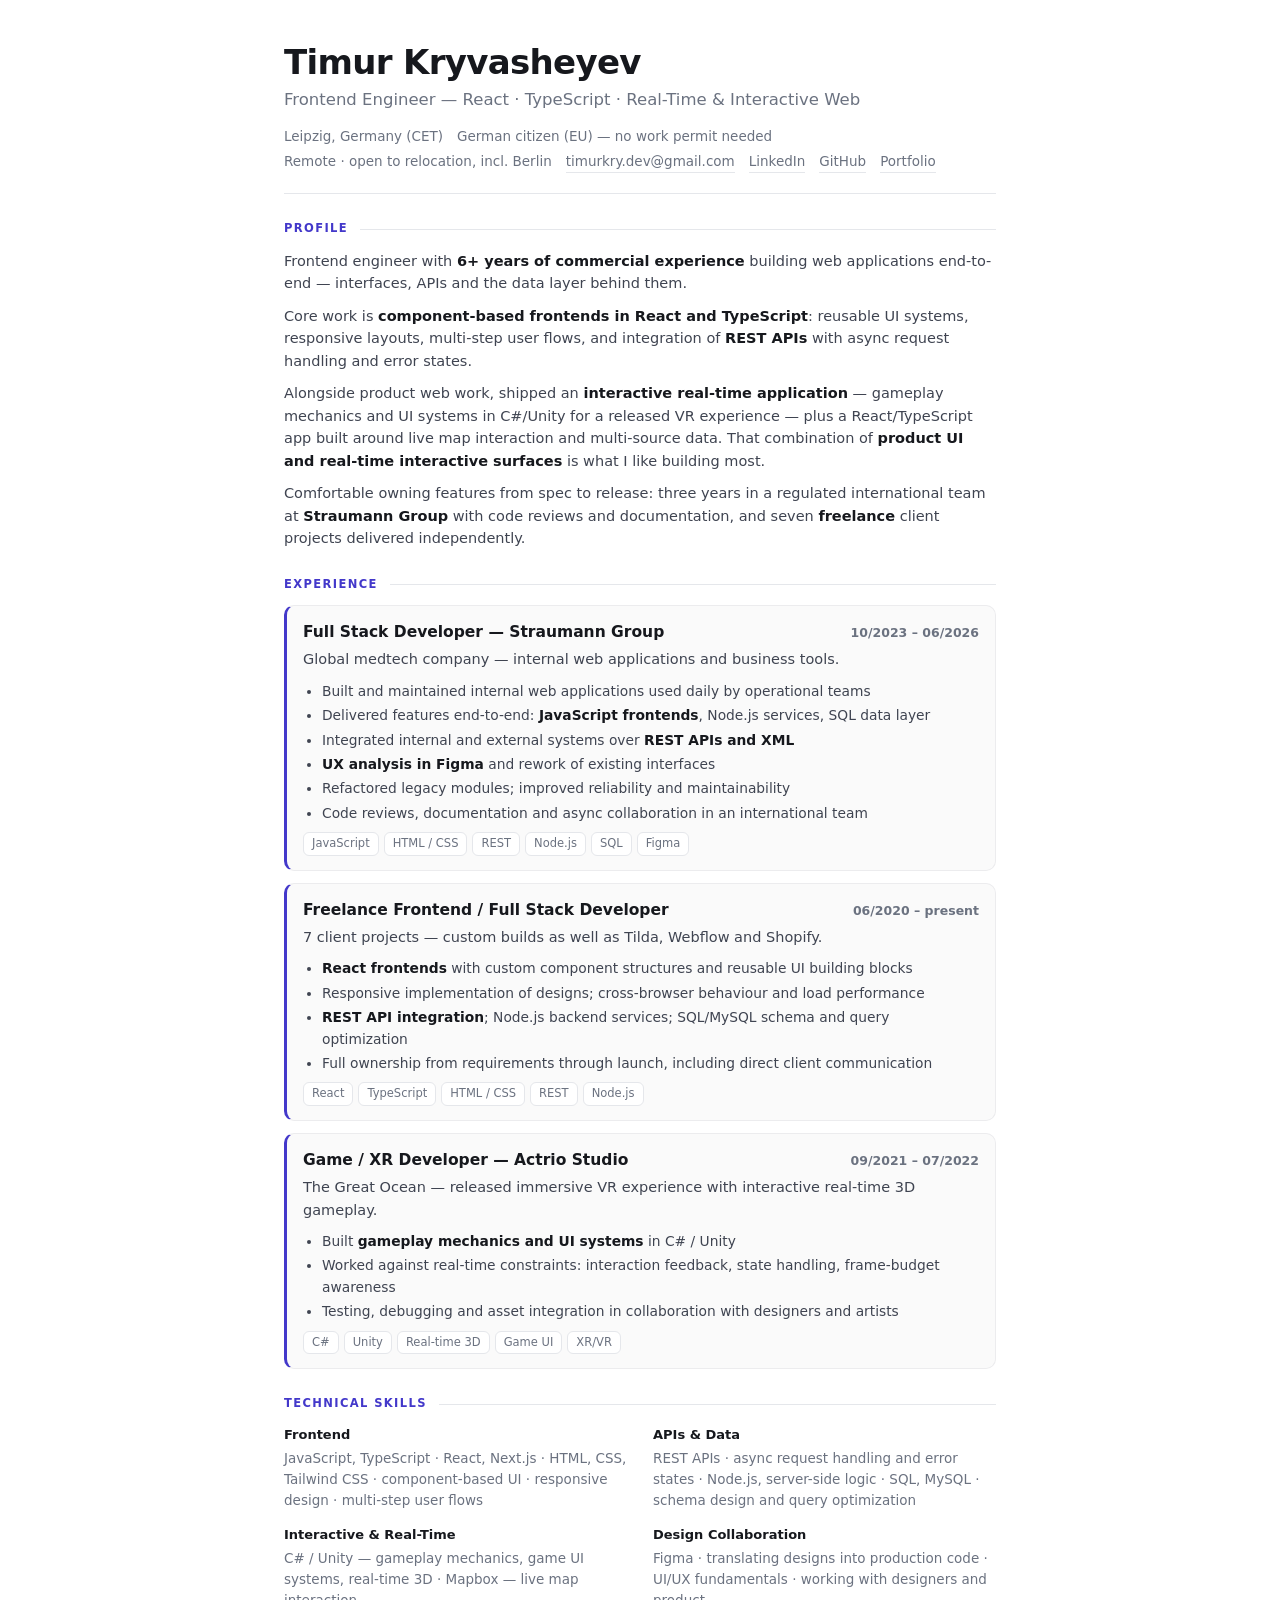
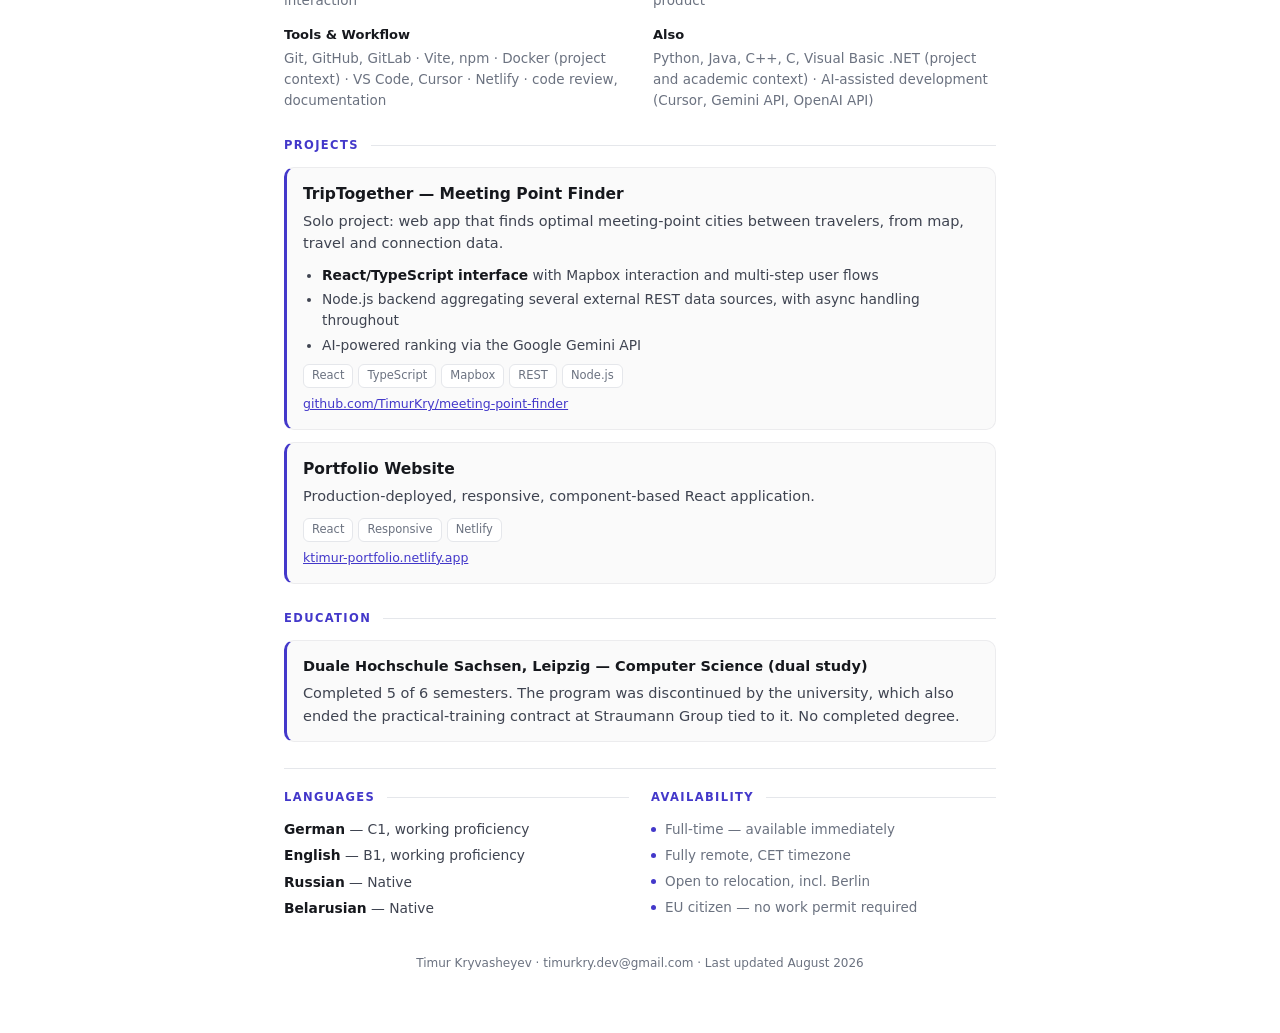
<file: applications/over99/cv-frontend-en.html>
<!doctype html>
<html lang="en">
<head>
<meta charset="UTF-8" />
<meta name="viewport" content="width=device-width, initial-scale=1" />
<title>Timur Kryvasheyev — Frontend Engineer (React, TypeScript)</title>
<link rel="stylesheet" href="../_style.css" />
</head>
<body>
<div class="page">

  <header>
    <h1>Timur Kryvasheyev</h1>
    <p class="headline">Frontend Engineer — React · TypeScript · Real-Time &amp; Interactive Web</p>
    <div class="contact">
      <span>Leipzig, Germany (CET)</span>
      <span>German citizen (EU) — no work permit needed</span>
      <span>Remote · open to relocation, incl. Berlin</span>
      <a href="mailto:timurkry.dev@gmail.com">timurkry.dev@gmail.com</a>
      <a href="https://www.linkedin.com/in/timur-kryvasheyev-02940022b/">LinkedIn</a>
      <a href="https://github.com/TimurKry">GitHub</a>
      <a href="https://ktimur-portfolio.netlify.app/">Portfolio</a>
    </div>
  </header>

  <section>
    <div class="section-head"><h2 class="section-title">Profile</h2></div>
    <p>Frontend engineer with <strong>6+ years of commercial experience</strong> building web applications end-to-end — interfaces, APIs and the data layer behind them.</p>
    <p>Core work is <strong>component-based frontends in React and TypeScript</strong>: reusable UI systems, responsive layouts, multi-step user flows, and integration of <strong>REST APIs</strong> with async request handling and error states.</p>
    <p>Alongside product web work, shipped an <strong>interactive real-time application</strong> — gameplay mechanics and UI systems in C#/Unity for a released VR experience — plus a React/TypeScript app built around live map interaction and multi-source data. That combination of <strong>product UI and real-time interactive surfaces</strong> is what I like building most.</p>
    <p>Comfortable owning features from spec to release: three years in a regulated international team at <strong>Straumann Group</strong> with code reviews and documentation, and seven <strong>freelance</strong> client projects delivered independently.</p>
  </section>

  <section>
    <div class="section-head"><h2 class="section-title">Experience</h2></div>

    <div class="card">
      <div class="card-top">
        <h3 class="card-title">Full Stack Developer — Straumann Group</h3>
        <span class="card-period">10/2023 – 06/2026</span>
      </div>
      <p>Global medtech company — internal web applications and business tools.</p>
      <ul>
        <li>Built and maintained internal web applications used daily by operational teams</li>
        <li>Delivered features end-to-end: <strong>JavaScript frontends</strong>, Node.js services, SQL data layer</li>
        <li>Integrated internal and external systems over <strong>REST APIs and XML</strong></li>
        <li><strong>UX analysis in Figma</strong> and rework of existing interfaces</li>
        <li>Refactored legacy modules; improved reliability and maintainability</li>
        <li>Code reviews, documentation and async collaboration in an international team</li>
      </ul>
      <div class="tags"><span class="tag">JavaScript</span><span class="tag">HTML / CSS</span><span class="tag">REST</span><span class="tag">Node.js</span><span class="tag">SQL</span><span class="tag">Figma</span></div>
    </div>

    <div class="card">
      <div class="card-top">
        <h3 class="card-title">Freelance Frontend / Full Stack Developer</h3>
        <span class="card-period">06/2020 – present</span>
      </div>
      <p>7 client projects — custom builds as well as Tilda, Webflow and Shopify.</p>
      <ul>
        <li><strong>React frontends</strong> with custom component structures and reusable UI building blocks</li>
        <li>Responsive implementation of designs; cross-browser behaviour and load performance</li>
        <li><strong>REST API integration</strong>; Node.js backend services; SQL/MySQL schema and query optimization</li>
        <li>Full ownership from requirements through launch, including direct client communication</li>
      </ul>
      <div class="tags"><span class="tag">React</span><span class="tag">TypeScript</span><span class="tag">HTML / CSS</span><span class="tag">REST</span><span class="tag">Node.js</span></div>
    </div>

    <div class="card">
      <div class="card-top">
        <h3 class="card-title">Game / XR Developer — Actrio Studio</h3>
        <span class="card-period">09/2021 – 07/2022</span>
      </div>
      <p>The Great Ocean — released immersive VR experience with interactive real-time 3D gameplay.</p>
      <ul>
        <li>Built <strong>gameplay mechanics and UI systems</strong> in C# / Unity</li>
        <li>Worked against real-time constraints: interaction feedback, state handling, frame-budget awareness</li>
        <li>Testing, debugging and asset integration in collaboration with designers and artists</li>
      </ul>
      <div class="tags"><span class="tag">C#</span><span class="tag">Unity</span><span class="tag">Real-time 3D</span><span class="tag">Game UI</span><span class="tag">XR/VR</span></div>
    </div>
  </section>

  <section>
    <div class="section-head"><h2 class="section-title">Technical Skills</h2></div>
    <div class="skills-grid">
      <div>
        <p class="skill-title">Frontend</p>
        <p class="skill-items">JavaScript, TypeScript · React, Next.js · HTML, CSS, Tailwind CSS · component-based UI · responsive design · multi-step user flows</p>
      </div>
      <div>
        <p class="skill-title">APIs &amp; Data</p>
        <p class="skill-items">REST APIs · async request handling and error states · Node.js, server-side logic · SQL, MySQL · schema design and query optimization</p>
      </div>
      <div>
        <p class="skill-title">Interactive &amp; Real-Time</p>
        <p class="skill-items">C# / Unity — gameplay mechanics, game UI systems, real-time 3D · Mapbox — live map interaction</p>
      </div>
      <div>
        <p class="skill-title">Design Collaboration</p>
        <p class="skill-items">Figma · translating designs into production code · UI/UX fundamentals · working with designers and product</p>
      </div>
      <div>
        <p class="skill-title">Tools &amp; Workflow</p>
        <p class="skill-items">Git, GitHub, GitLab · Vite, npm · Docker (project context) · VS Code, Cursor · Netlify · code review, documentation</p>
      </div>
      <div>
        <p class="skill-title">Also</p>
        <p class="skill-items">Python, Java, C++, C, Visual Basic .NET (project and academic context) · AI-assisted development (Cursor, Gemini API, OpenAI API)</p>
      </div>
    </div>
  </section>

  <section>
    <div class="section-head"><h2 class="section-title">Projects</h2></div>

    <div class="card">
      <div class="card-top"><h3 class="card-title">TripTogether — Meeting Point Finder</h3></div>
      <p>Solo project: web app that finds optimal meeting-point cities between travelers, from map, travel and connection data.</p>
      <ul>
        <li><strong>React/TypeScript interface</strong> with Mapbox interaction and multi-step user flows</li>
        <li>Node.js backend aggregating several external REST data sources, with async handling throughout</li>
        <li>AI-powered ranking via the Google Gemini API</li>
      </ul>
      <div class="tags"><span class="tag">React</span><span class="tag">TypeScript</span><span class="tag">Mapbox</span><span class="tag">REST</span><span class="tag">Node.js</span></div>
      <a class="proj-link" href="https://github.com/TimurKry/meeting-point-finder">github.com/TimurKry/meeting-point-finder</a>
    </div>

    <div class="card">
      <div class="card-top"><h3 class="card-title">Portfolio Website</h3></div>
      <p>Production-deployed, responsive, component-based React application.</p>
      <div class="tags"><span class="tag">React</span><span class="tag">Responsive</span><span class="tag">Netlify</span></div>
      <a class="proj-link" href="https://ktimur-portfolio.netlify.app/">ktimur-portfolio.netlify.app</a>
    </div>
  </section>

  <section>
    <div class="section-head"><h2 class="section-title">Education</h2></div>
    <div class="card">
      <p class="card-title" style="font-size:14.5px;">Duale Hochschule Sachsen, Leipzig — Computer Science (dual study)</p>
      <p style="margin-top:5px;">Completed 5 of 6 semesters. The program was discontinued by the university, which also ended the practical-training contract at Straumann Group tied to it. No completed degree.</p>
    </div>
  </section>

  <div class="footer-meta">
    <div>
      <div class="section-head"><h2 class="section-title">Languages</h2></div>
      <div class="lang-item"><strong>German</strong> — C1, working proficiency</div>
      <div class="lang-item"><strong>English</strong> — B1, working proficiency</div>
      <div class="lang-item"><strong>Russian</strong> — Native</div>
      <div class="lang-item"><strong>Belarusian</strong> — Native</div>
    </div>
    <div>
      <div class="section-head"><h2 class="section-title">Availability</h2></div>
      <ul class="pref-list">
        <li>Full-time — available immediately</li>
        <li>Fully remote, CET timezone</li>
        <li>Open to relocation, incl. Berlin</li>
        <li>EU citizen — no work permit required</li>
      </ul>
    </div>
  </div>

  <footer>Timur Kryvasheyev · timurkry.dev@gmail.com · Last updated August 2026</footer>
</div>
</body>
</html>
</file>
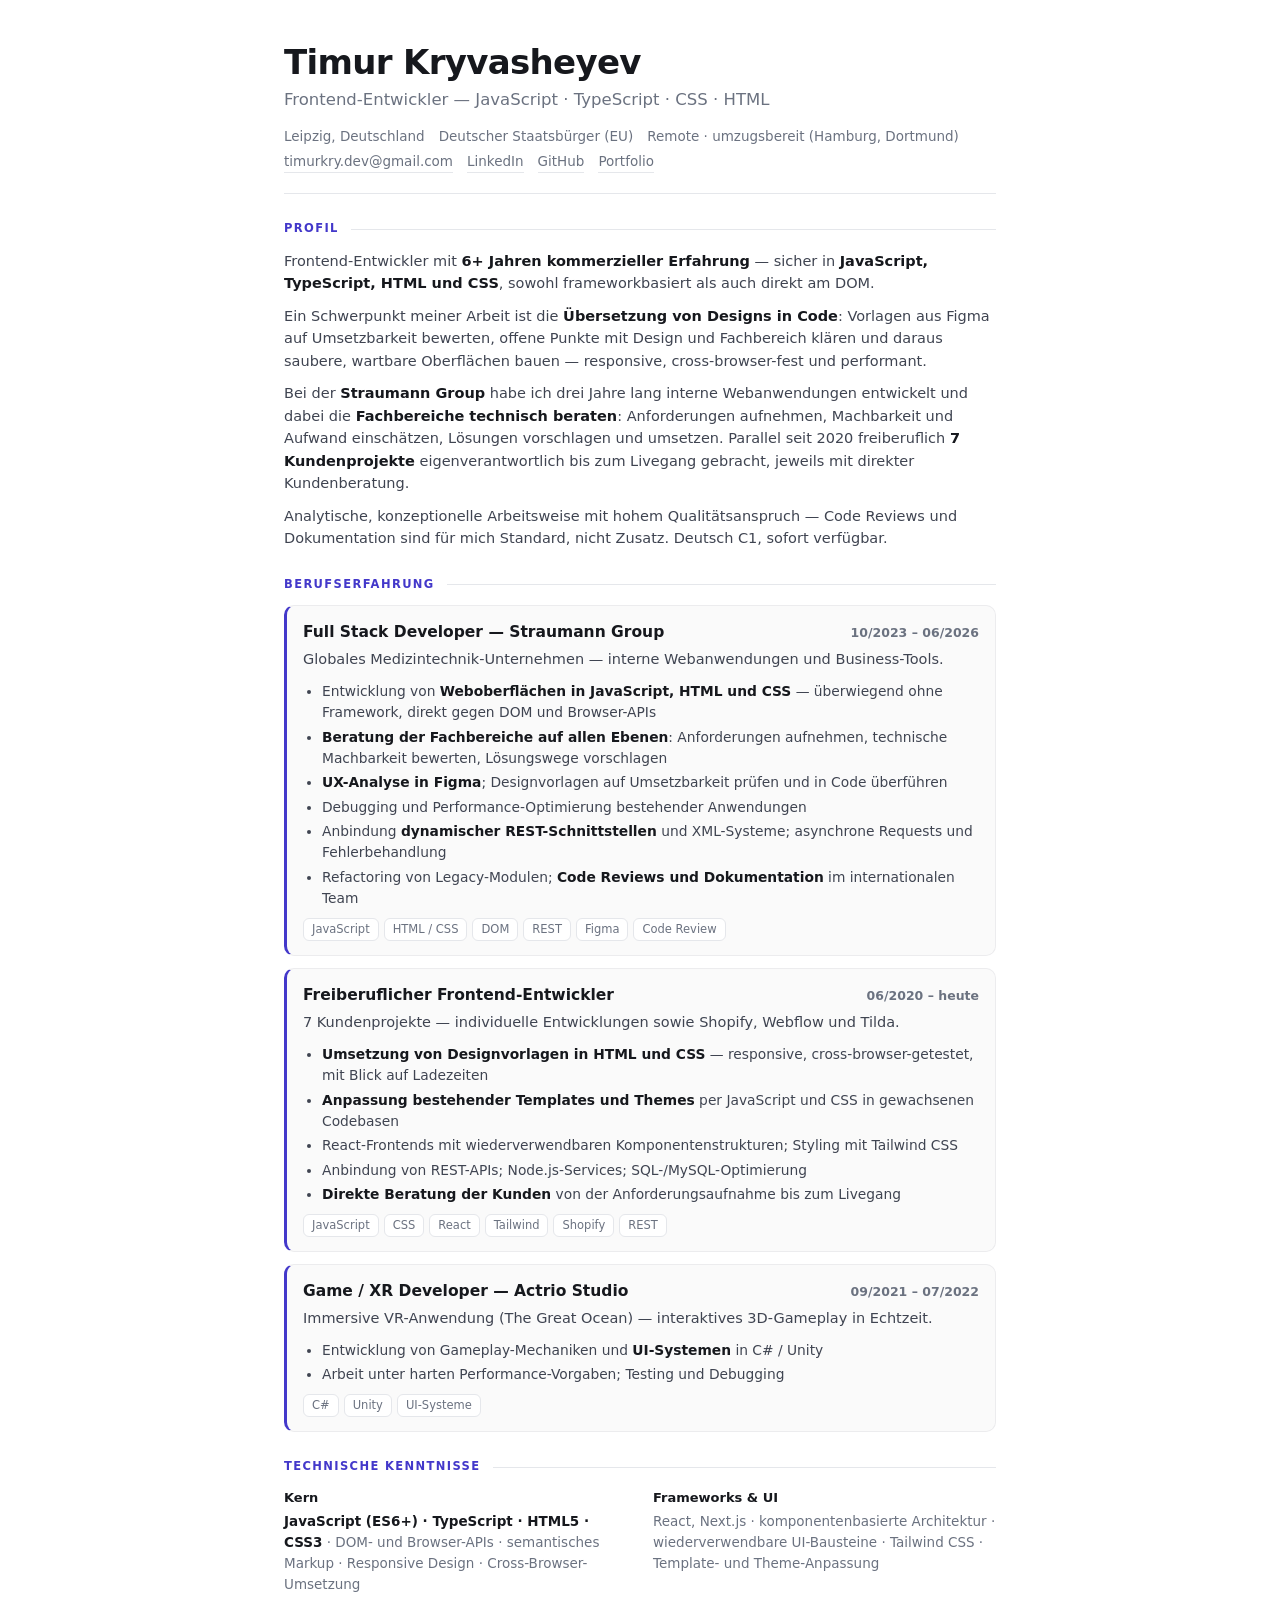
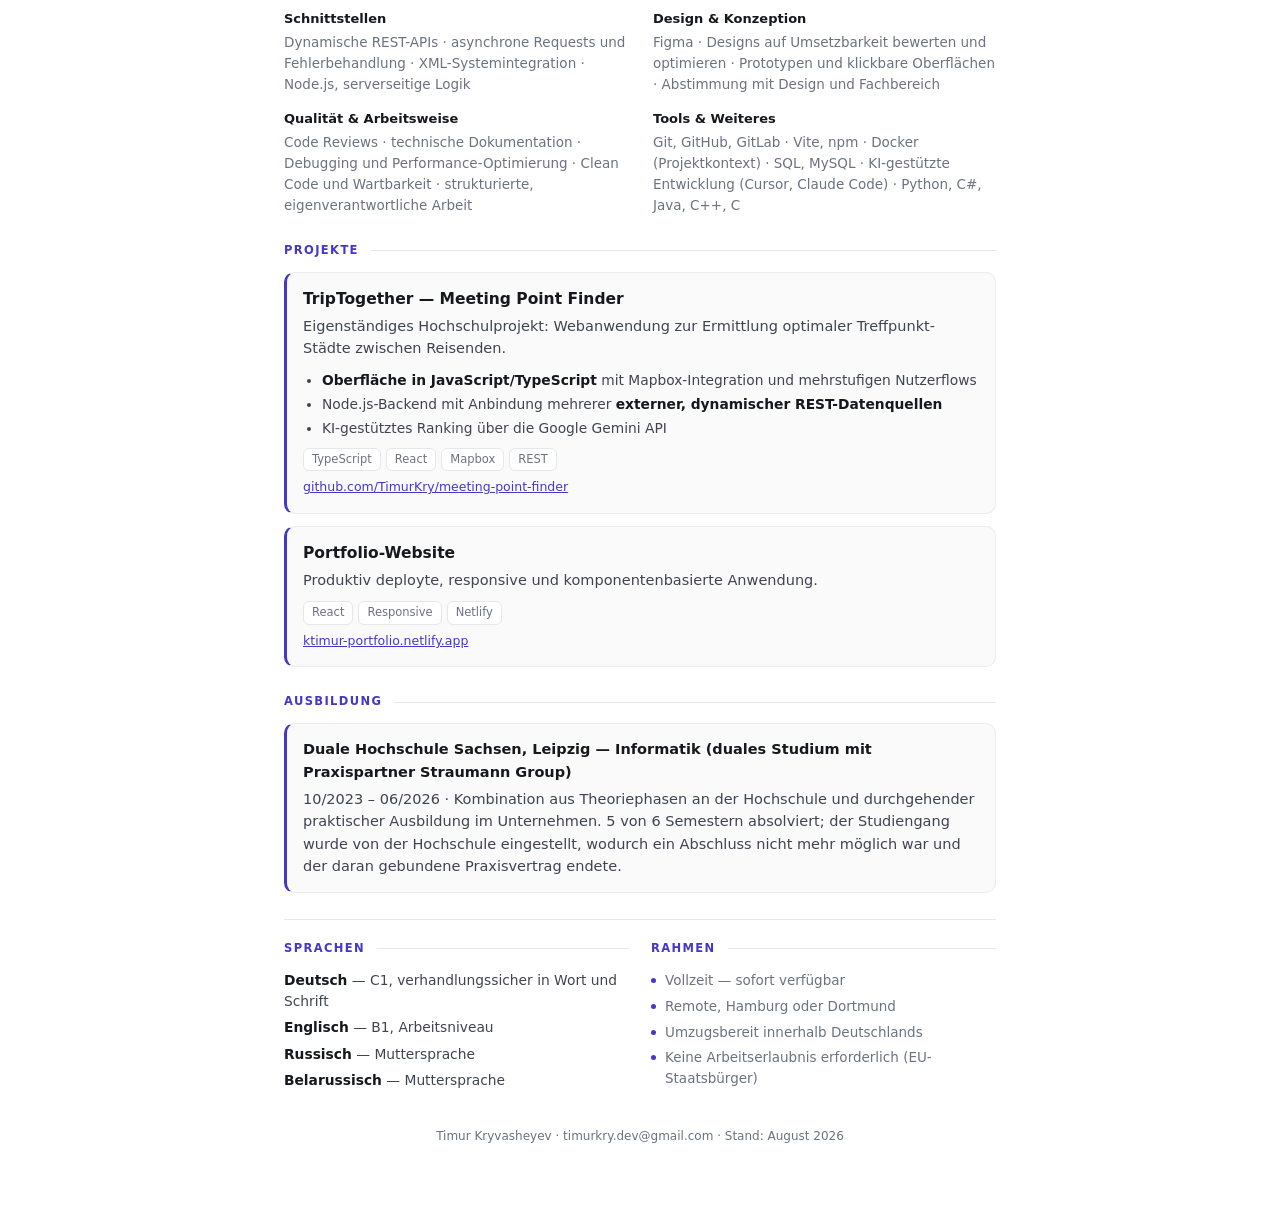
<file: applications/schmoldt/cv-frontend-de.html>
<!doctype html>
<html lang="de">
<head>
<meta charset="UTF-8" />
<meta name="viewport" content="width=device-width, initial-scale=1" />
<title>Timur Kryvasheyev — Frontend-Entwickler (JavaScript, CSS)</title>
<link rel="stylesheet" href="../_style.css" />
</head>
<body>
<div class="page">

  <header>
    <h1>Timur Kryvasheyev</h1>
    <p class="headline">Frontend-Entwickler — JavaScript · TypeScript · CSS · HTML</p>
    <div class="contact">
      <span>Leipzig, Deutschland</span>
      <span>Deutscher Staatsbürger (EU)</span>
      <span>Remote · umzugsbereit (Hamburg, Dortmund)</span>
      <a href="mailto:timurkry.dev@gmail.com">timurkry.dev@gmail.com</a>
      <a href="https://www.linkedin.com/in/timur-kryvasheyev-02940022b/">LinkedIn</a>
      <a href="https://github.com/TimurKry">GitHub</a>
      <a href="https://ktimur-portfolio.netlify.app/">Portfolio</a>
    </div>
  </header>

  <section>
    <div class="section-head"><h2 class="section-title">Profil</h2></div>
    <p>Frontend-Entwickler mit <strong>6+ Jahren kommerzieller Erfahrung</strong> — sicher in <strong>JavaScript, TypeScript, HTML und CSS</strong>, sowohl frameworkbasiert als auch direkt am DOM.</p>
    <p>Ein Schwerpunkt meiner Arbeit ist die <strong>Übersetzung von Designs in Code</strong>: Vorlagen aus Figma auf Umsetzbarkeit bewerten, offene Punkte mit Design und Fachbereich klären und daraus saubere, wartbare Oberflächen bauen — responsive, cross-browser-fest und performant.</p>
    <p>Bei der <strong>Straumann Group</strong> habe ich drei Jahre lang interne Webanwendungen entwickelt und dabei die <strong>Fachbereiche technisch beraten</strong>: Anforderungen aufnehmen, Machbarkeit und Aufwand einschätzen, Lösungen vorschlagen und umsetzen. Parallel seit 2020 freiberuflich <strong>7 Kundenprojekte</strong> eigenverantwortlich bis zum Livegang gebracht, jeweils mit direkter Kundenberatung.</p>
    <p>Analytische, konzeptionelle Arbeitsweise mit hohem Qualitätsanspruch — Code Reviews und Dokumentation sind für mich Standard, nicht Zusatz. Deutsch C1, sofort verfügbar.</p>
  </section>

  <section>
    <div class="section-head"><h2 class="section-title">Berufserfahrung</h2></div>

    <div class="card">
      <div class="card-top">
        <h3 class="card-title">Full Stack Developer — Straumann Group</h3>
        <span class="card-period">10/2023 – 06/2026</span>
      </div>
      <p>Globales Medizintechnik-Unternehmen — interne Webanwendungen und Business-Tools.</p>
      <ul>
        <li>Entwicklung von <strong>Weboberflächen in JavaScript, HTML und CSS</strong> — überwiegend ohne Framework, direkt gegen DOM und Browser-APIs</li>
        <li><strong>Beratung der Fachbereiche auf allen Ebenen</strong>: Anforderungen aufnehmen, technische Machbarkeit bewerten, Lösungswege vorschlagen</li>
        <li><strong>UX-Analyse in Figma</strong>; Designvorlagen auf Umsetzbarkeit prüfen und in Code überführen</li>
        <li>Debugging und Performance-Optimierung bestehender Anwendungen</li>
        <li>Anbindung <strong>dynamischer REST-Schnittstellen</strong> und XML-Systeme; asynchrone Requests und Fehlerbehandlung</li>
        <li>Refactoring von Legacy-Modulen; <strong>Code Reviews und Dokumentation</strong> im internationalen Team</li>
      </ul>
      <div class="tags"><span class="tag">JavaScript</span><span class="tag">HTML / CSS</span><span class="tag">DOM</span><span class="tag">REST</span><span class="tag">Figma</span><span class="tag">Code Review</span></div>
    </div>

    <div class="card">
      <div class="card-top">
        <h3 class="card-title">Freiberuflicher Frontend-Entwickler</h3>
        <span class="card-period">06/2020 – heute</span>
      </div>
      <p>7 Kundenprojekte — individuelle Entwicklungen sowie Shopify, Webflow und Tilda.</p>
      <ul>
        <li><strong>Umsetzung von Designvorlagen in HTML und CSS</strong> — responsive, cross-browser-getestet, mit Blick auf Ladezeiten</li>
        <li><strong>Anpassung bestehender Templates und Themes</strong> per JavaScript und CSS in gewachsenen Codebasen</li>
        <li>React-Frontends mit wiederverwendbaren Komponentenstrukturen; Styling mit Tailwind CSS</li>
        <li>Anbindung von REST-APIs; Node.js-Services; SQL-/MySQL-Optimierung</li>
        <li><strong>Direkte Beratung der Kunden</strong> von der Anforderungsaufnahme bis zum Livegang</li>
      </ul>
      <div class="tags"><span class="tag">JavaScript</span><span class="tag">CSS</span><span class="tag">React</span><span class="tag">Tailwind</span><span class="tag">Shopify</span><span class="tag">REST</span></div>
    </div>

    <div class="card">
      <div class="card-top">
        <h3 class="card-title">Game / XR Developer — Actrio Studio</h3>
        <span class="card-period">09/2021 – 07/2022</span>
      </div>
      <p>Immersive VR-Anwendung (The Great Ocean) — interaktives 3D-Gameplay in Echtzeit.</p>
      <ul>
        <li>Entwicklung von Gameplay-Mechaniken und <strong>UI-Systemen</strong> in C# / Unity</li>
        <li>Arbeit unter harten Performance-Vorgaben; Testing und Debugging</li>
      </ul>
      <div class="tags"><span class="tag">C#</span><span class="tag">Unity</span><span class="tag">UI-Systeme</span></div>
    </div>
  </section>

  <section>
    <div class="section-head"><h2 class="section-title">Technische Kenntnisse</h2></div>
    <div class="skills-grid">
      <div>
        <p class="skill-title">Kern</p>
        <p class="skill-items"><strong>JavaScript (ES6+) · TypeScript · HTML5 · CSS3</strong> · DOM- und Browser-APIs · semantisches Markup · Responsive Design · Cross-Browser-Umsetzung</p>
      </div>
      <div>
        <p class="skill-title">Frameworks &amp; UI</p>
        <p class="skill-items">React, Next.js · komponentenbasierte Architektur · wiederverwendbare UI-Bausteine · Tailwind CSS · Template- und Theme-Anpassung</p>
      </div>
      <div>
        <p class="skill-title">Schnittstellen</p>
        <p class="skill-items">Dynamische REST-APIs · asynchrone Requests und Fehlerbehandlung · XML-Systemintegration · Node.js, serverseitige Logik</p>
      </div>
      <div>
        <p class="skill-title">Design &amp; Konzeption</p>
        <p class="skill-items">Figma · Designs auf Umsetzbarkeit bewerten und optimieren · Prototypen und klickbare Oberflächen · Abstimmung mit Design und Fachbereich</p>
      </div>
      <div>
        <p class="skill-title">Qualität &amp; Arbeitsweise</p>
        <p class="skill-items">Code Reviews · technische Dokumentation · Debugging und Performance-Optimierung · Clean Code und Wartbarkeit · strukturierte, eigenverantwortliche Arbeit</p>
      </div>
      <div>
        <p class="skill-title">Tools &amp; Weiteres</p>
        <p class="skill-items">Git, GitHub, GitLab · Vite, npm · Docker (Projektkontext) · SQL, MySQL · KI-gestützte Entwicklung (Cursor, Claude Code) · Python, C#, Java, C++, C</p>
      </div>
    </div>
  </section>

  <section>
    <div class="section-head"><h2 class="section-title">Projekte</h2></div>

    <div class="card">
      <div class="card-top"><h3 class="card-title">TripTogether — Meeting Point Finder</h3></div>
      <p>Eigenständiges Hochschulprojekt: Webanwendung zur Ermittlung optimaler Treffpunkt-Städte zwischen Reisenden.</p>
      <ul>
        <li><strong>Oberfläche in JavaScript/TypeScript</strong> mit Mapbox-Integration und mehrstufigen Nutzerflows</li>
        <li>Node.js-Backend mit Anbindung mehrerer <strong>externer, dynamischer REST-Datenquellen</strong></li>
        <li>KI-gestütztes Ranking über die Google Gemini API</li>
      </ul>
      <div class="tags"><span class="tag">TypeScript</span><span class="tag">React</span><span class="tag">Mapbox</span><span class="tag">REST</span></div>
      <a class="proj-link" href="https://github.com/TimurKry/meeting-point-finder">github.com/TimurKry/meeting-point-finder</a>
    </div>

    <div class="card">
      <div class="card-top"><h3 class="card-title">Portfolio-Website</h3></div>
      <p>Produktiv deployte, responsive und komponentenbasierte Anwendung.</p>
      <div class="tags"><span class="tag">React</span><span class="tag">Responsive</span><span class="tag">Netlify</span></div>
      <a class="proj-link" href="https://ktimur-portfolio.netlify.app/">ktimur-portfolio.netlify.app</a>
    </div>
  </section>

  <section>
    <div class="section-head"><h2 class="section-title">Ausbildung</h2></div>
    <div class="card">
      <p class="card-title" style="font-size:14.5px;">Duale Hochschule Sachsen, Leipzig — Informatik (duales Studium mit Praxispartner Straumann Group)</p>
      <p style="margin-top:5px;">10/2023 – 06/2026 · Kombination aus Theoriephasen an der Hochschule und durchgehender praktischer Ausbildung im Unternehmen. 5 von 6 Semestern absolviert; der Studiengang wurde von der Hochschule eingestellt, wodurch ein Abschluss nicht mehr möglich war und der daran gebundene Praxisvertrag endete.</p>
    </div>
  </section>

  <div class="footer-meta">
    <div>
      <div class="section-head"><h2 class="section-title">Sprachen</h2></div>
      <div class="lang-item"><strong>Deutsch</strong> — C1, verhandlungssicher in Wort und Schrift</div>
      <div class="lang-item"><strong>Englisch</strong> — B1, Arbeitsniveau</div>
      <div class="lang-item"><strong>Russisch</strong> — Muttersprache</div>
      <div class="lang-item"><strong>Belarussisch</strong> — Muttersprache</div>
    </div>
    <div>
      <div class="section-head"><h2 class="section-title">Rahmen</h2></div>
      <ul class="pref-list">
        <li>Vollzeit — sofort verfügbar</li>
        <li>Remote, Hamburg oder Dortmund</li>
        <li>Umzugsbereit innerhalb Deutschlands</li>
        <li>Keine Arbeitserlaubnis erforderlich (EU-Staatsbürger)</li>
      </ul>
    </div>
  </div>

  <footer>Timur Kryvasheyev · timurkry.dev@gmail.com · Stand: August 2026</footer>
</div>
</body>
</html>
</file>
<file: applications/_style.css>
:root {
  --ink: #16181d;
  --ink-soft: #3f4451;
  --muted: #6b7280;
  --line: #e5e7eb;
  --accent: #4338ca;
  --accent-soft: #eef2ff;
  --bg: #ffffff;
  --card-bg: #fafafa;
  --card-border: #ececee;
}
* { box-sizing: border-box; }
html, body { margin: 0; padding: 0; }
body {
  font-family: -apple-system, BlinkMacSystemFont, 'Segoe UI', Inter, system-ui, sans-serif;
  background: var(--bg);
  color: var(--ink-soft);
  line-height: 1.55;
  font-size: 15px;
}
.page { max-width: 760px; margin: 0 auto; padding: 44px 24px 60px; }
header { margin-bottom: 26px; padding-bottom: 20px; border-bottom: 1px solid var(--line); }
h1 { margin: 0; font-size: 34px; font-weight: 700; letter-spacing: -0.02em; color: var(--ink); line-height: 1.08; }
.headline { margin: 6px 0 0; font-size: 16.5px; font-weight: 500; color: var(--muted); }
.contact { display: flex; flex-wrap: wrap; gap: 4px 14px; margin-top: 14px; font-size: 13.5px; color: var(--muted); }
.contact a { color: var(--muted); text-decoration: none; border-bottom: 1px solid var(--line); }
section { margin-bottom: 26px; }
.section-head { display: flex; align-items: center; gap: 12px; margin: 0 0 12px; }
.section-head::after { content: ''; flex: 1; height: 1px; background: var(--line); }
.section-title { margin: 0; font-size: 11.5px; font-weight: 700; letter-spacing: 0.12em; text-transform: uppercase; color: var(--accent); }
p { margin: 0 0 10px; font-size: 14.5px; }
p:last-child { margin-bottom: 0; }
strong { color: var(--ink); font-weight: 600; }
.skills-grid { display: grid; grid-template-columns: 1fr 1fr; gap: 14px 26px; }
.skill-title { margin: 0 0 3px; font-size: 13px; font-weight: 700; color: var(--ink); }
.skill-items { margin: 0; font-size: 13.5px; color: var(--muted); }
.card {
  padding: 14px 16px; background: var(--card-bg); border: 1px solid var(--card-border);
  border-left: 3px solid var(--accent); border-radius: 10px; margin-bottom: 12px;
  break-inside: avoid; page-break-inside: avoid;
}
.card:last-child { margin-bottom: 0; }
.card-top { display: flex; justify-content: space-between; align-items: baseline; gap: 12px; flex-wrap: wrap; margin-bottom: 4px; }
.card-title { margin: 0; font-size: 15.5px; font-weight: 700; color: var(--ink); }
.card-period { font-size: 12.5px; font-weight: 600; color: var(--muted); white-space: nowrap; }
.card ul { margin: 6px 0; padding-left: 19px; font-size: 13.8px; }
.card li { margin-bottom: 3px; }
.tags { display: flex; flex-wrap: wrap; gap: 5px; margin-top: 8px; }
.tag { font-size: 11.5px; padding: 2px 8px; background: var(--bg); border: 1px solid var(--line); border-radius: 6px; color: var(--muted); }
.card a.proj-link { display: inline-block; margin-top: 6px; font-size: 12.5px; color: var(--accent); word-break: break-all; }
.footer-meta { display: grid; grid-template-columns: 1fr 1fr; gap: 22px; padding-top: 20px; border-top: 1px solid var(--line); }
.lang-item { font-size: 13.8px; margin-bottom: 5px; }
.pref-list { margin: 0; padding: 0; list-style: none; }
.pref-list li { font-size: 13.5px; color: var(--muted); padding-left: 14px; position: relative; margin-bottom: 5px; }
.pref-list li::before { content: ''; position: absolute; left: 0; top: 8px; width: 5px; height: 5px; border-radius: 50%; background: var(--accent); }
footer { margin-top: 30px; font-size: 12px; color: var(--muted); text-align: center; }
.letter { font-size: 14.5px; }
.letter .meta { font-size: 13.5px; color: var(--muted); margin-bottom: 26px; }
.letter .subject { font-weight: 700; color: var(--ink); margin: 22px 0 16px; font-size: 15px; }
.letter p { margin: 0 0 13px; }
@media print {
  body { font-size: 10.5pt; -webkit-print-color-adjust: exact; print-color-adjust: exact; }
  * { -webkit-print-color-adjust: exact; print-color-adjust: exact; }
  .page { padding: 0; max-width: none; }
  @page { margin: 16mm 15mm; }
}
</file>
